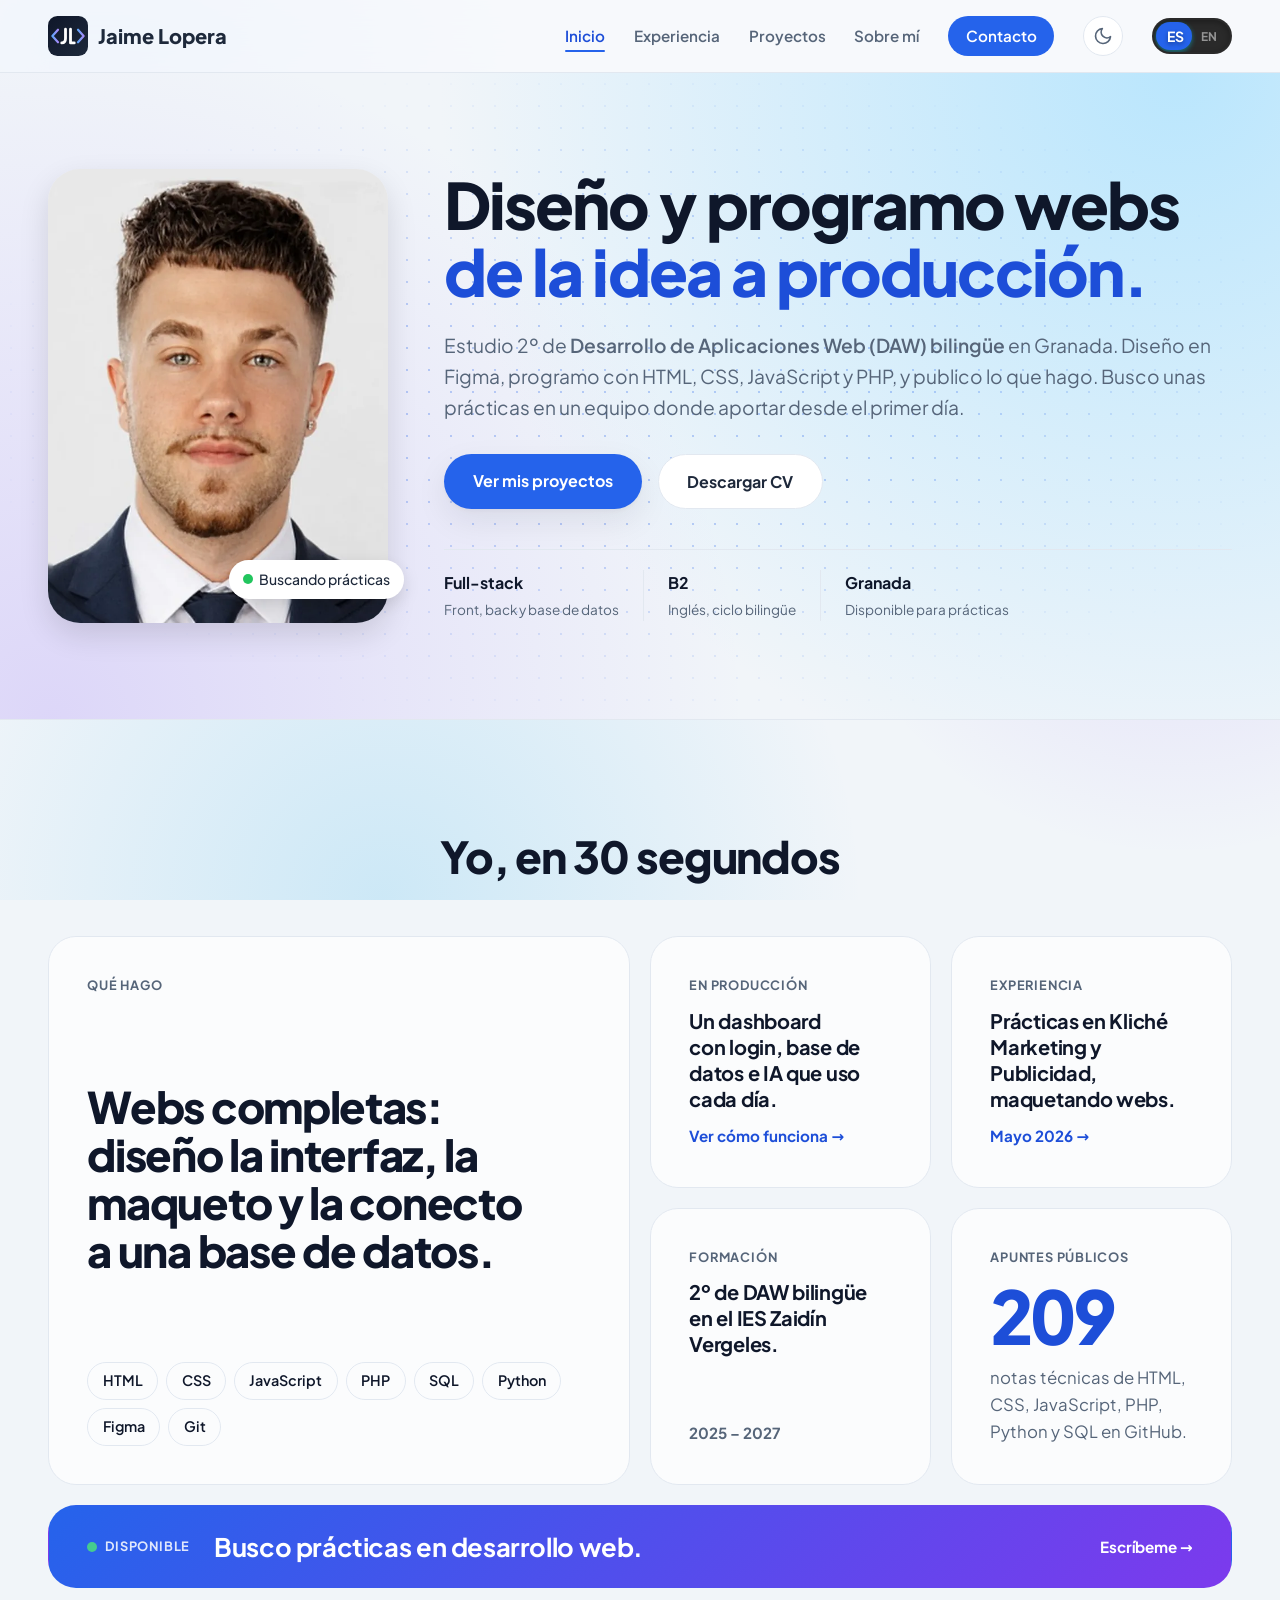
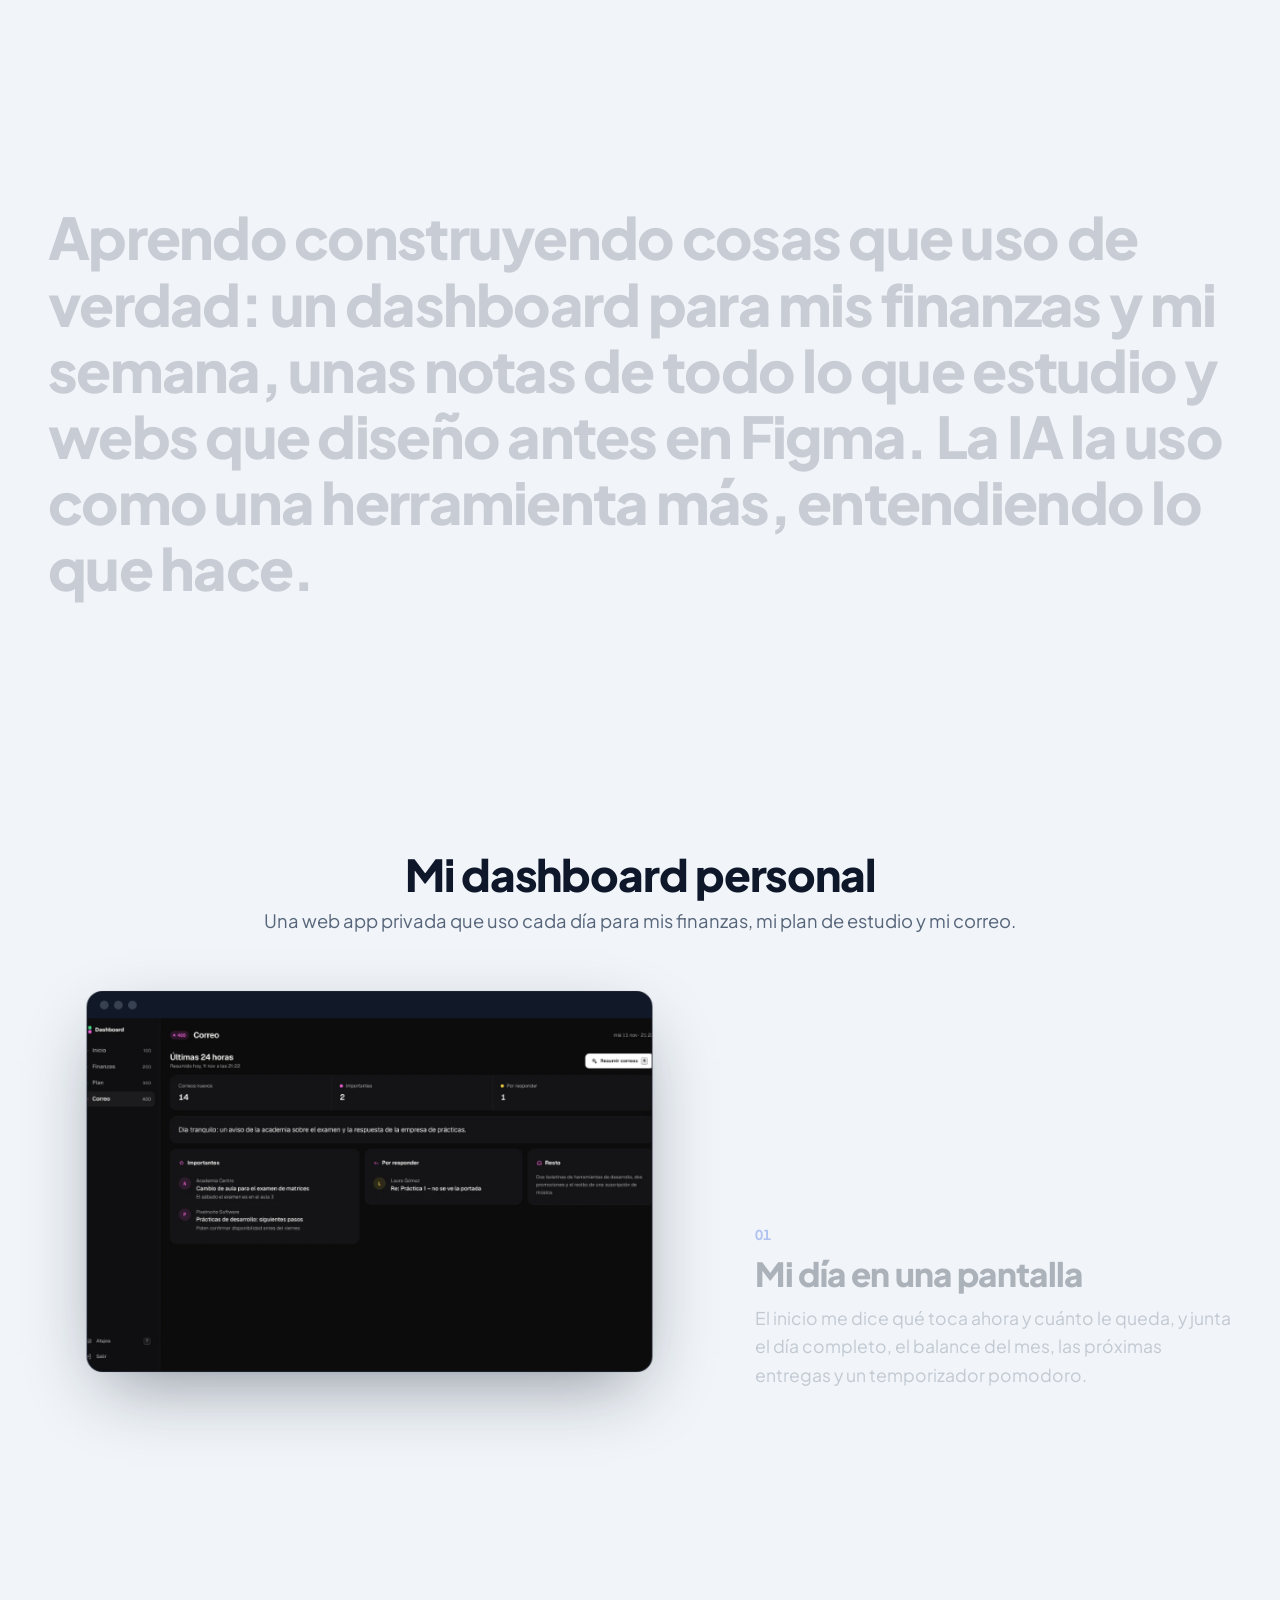
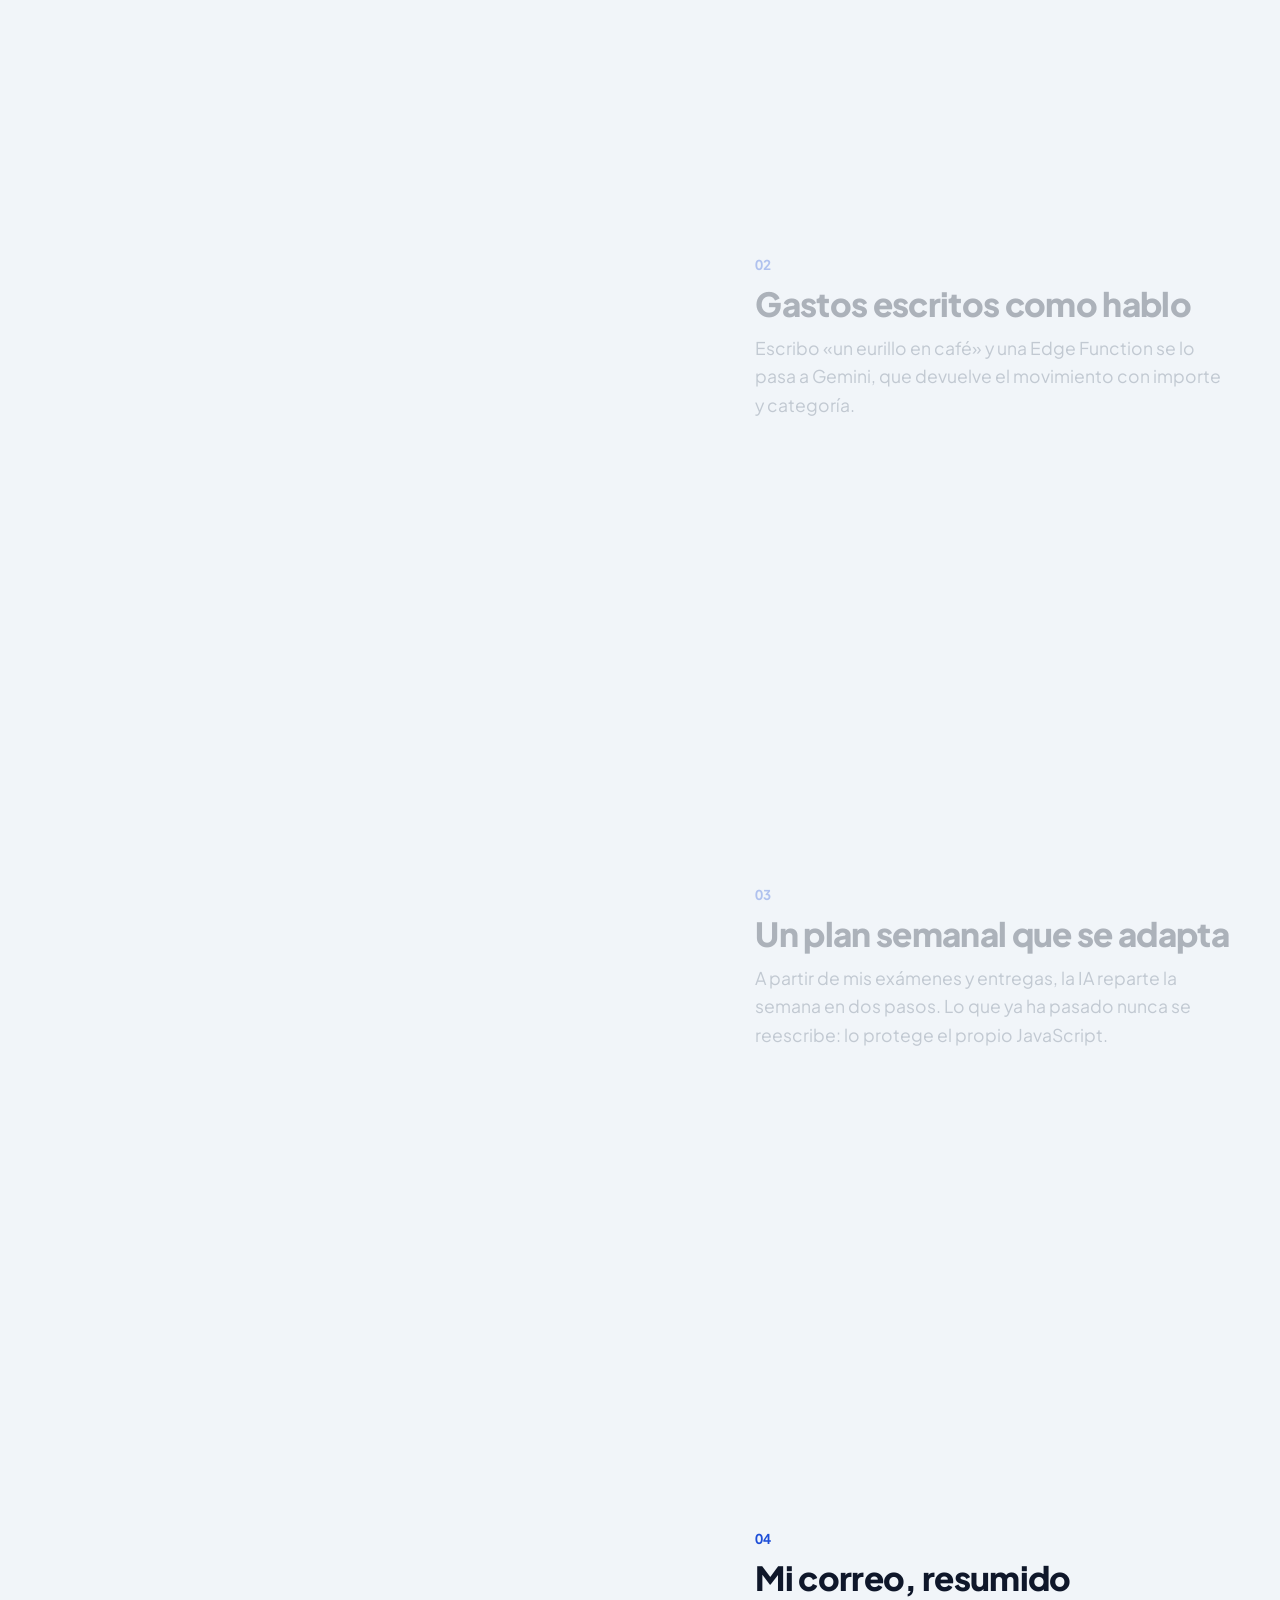
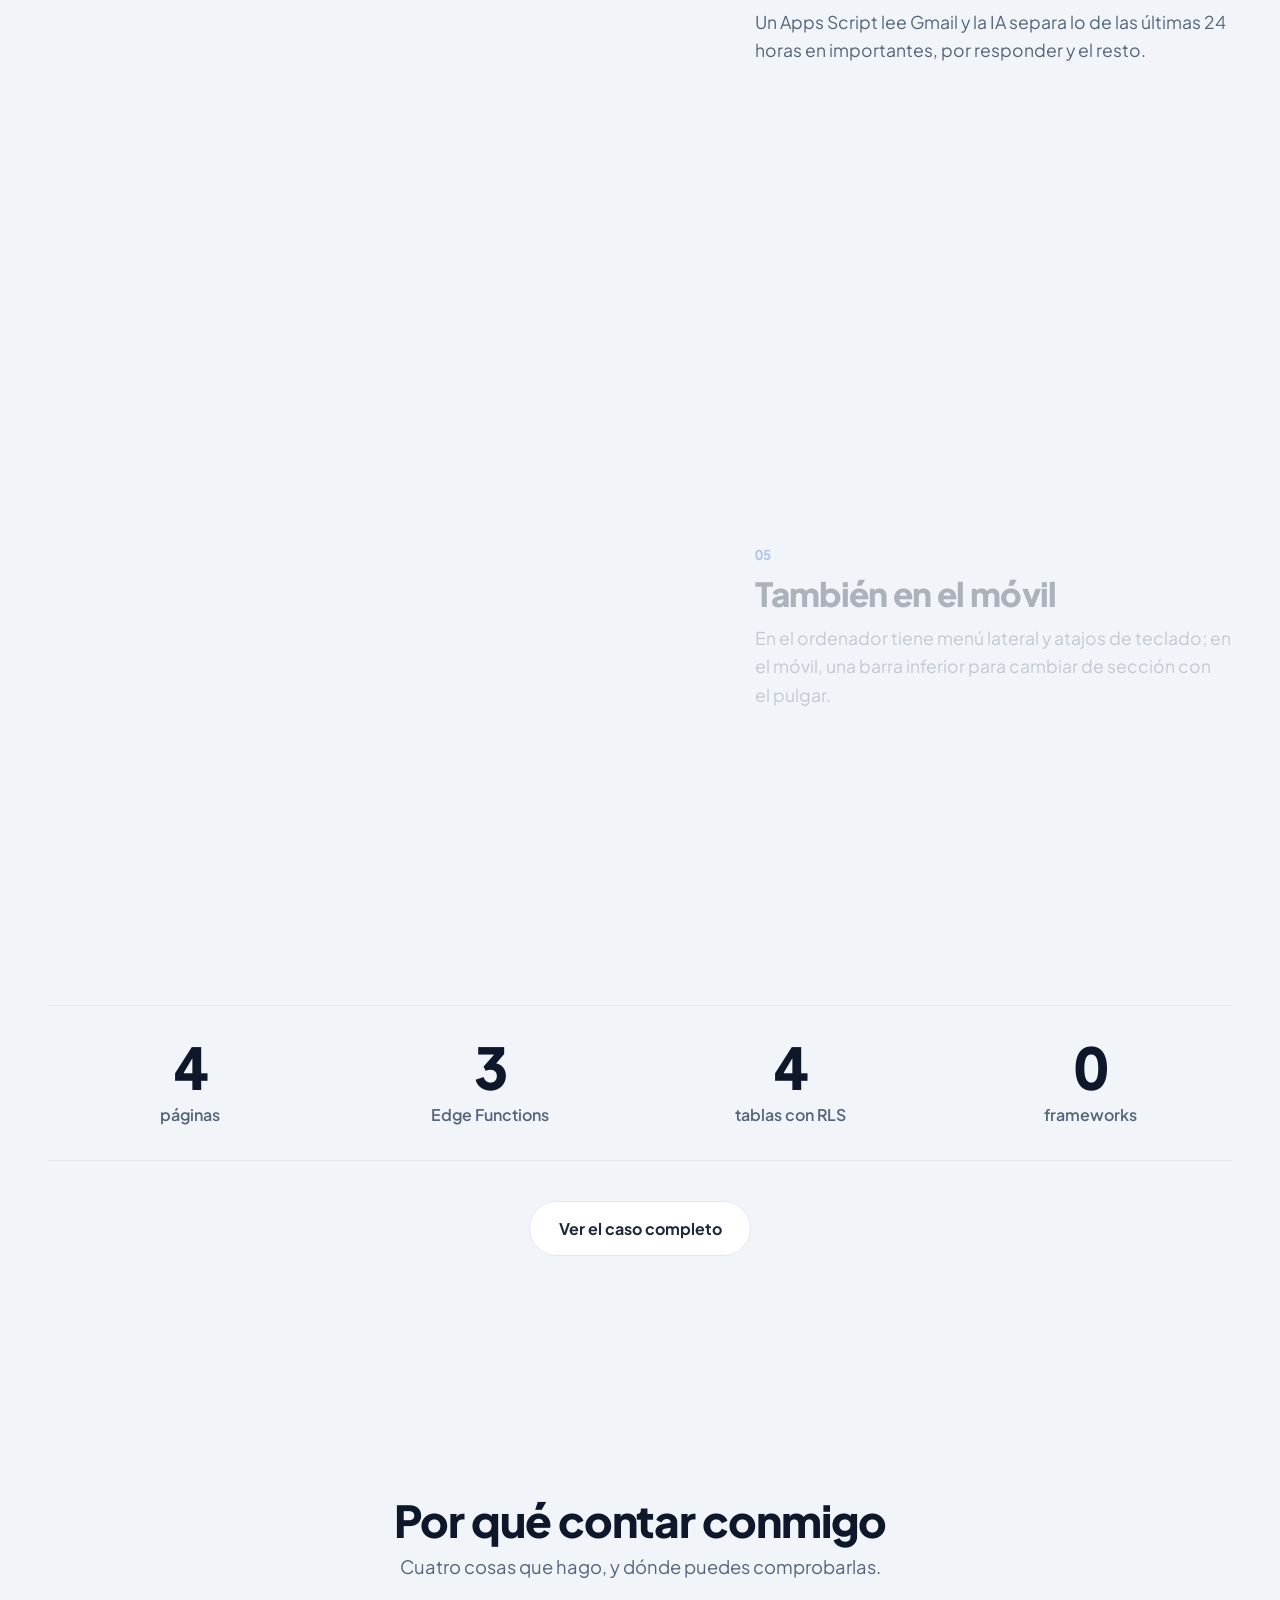
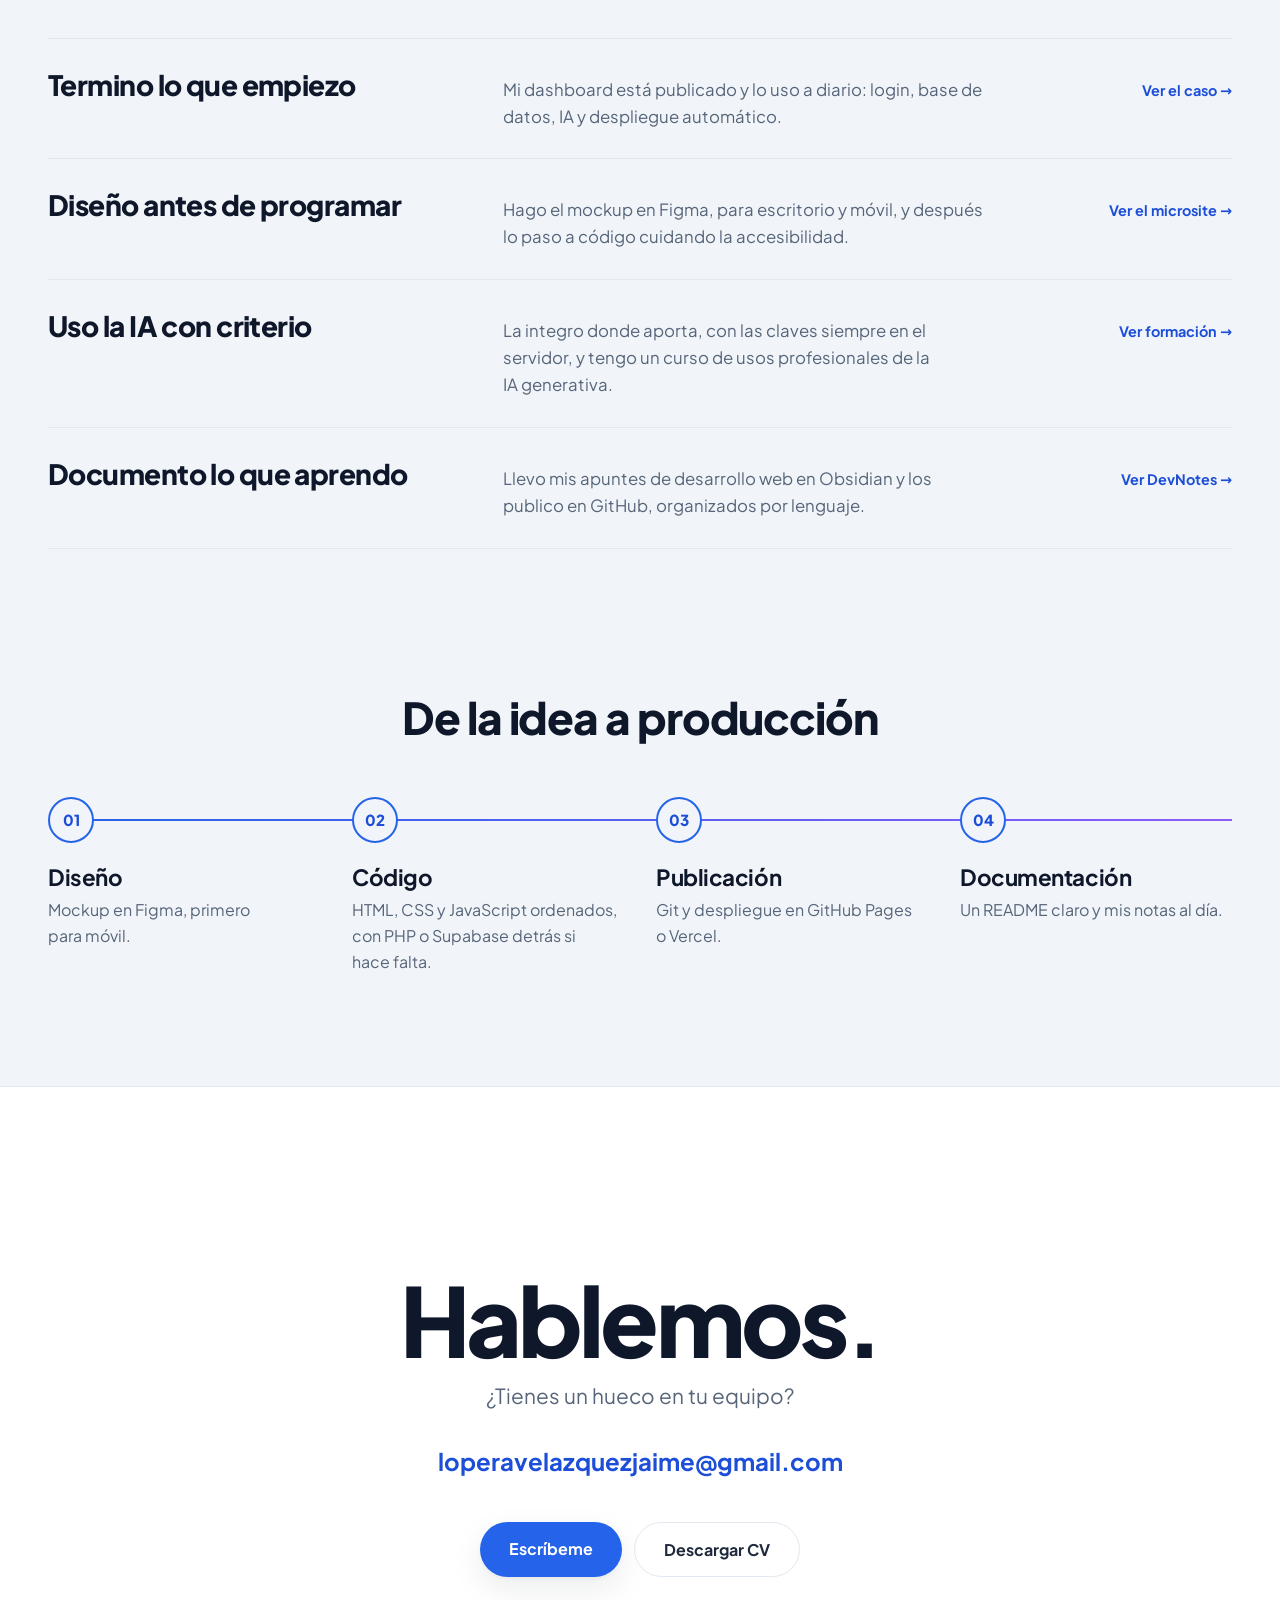
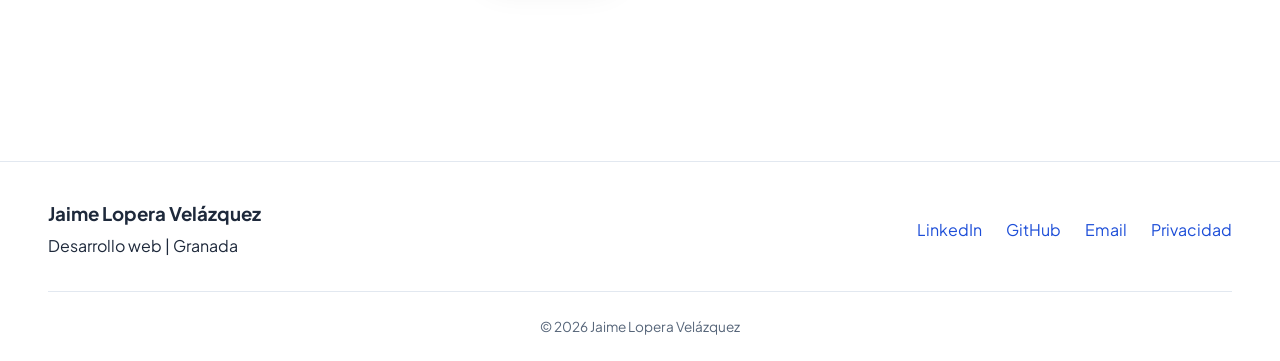
<file: index.html>
<!DOCTYPE html>
<html lang="es">
<head>
    <meta charset="UTF-8">
    <meta name="viewport" content="width=device-width, initial-scale=1.0">
    <meta name="theme-color" content="#f1f5f9" media="(prefers-color-scheme: light)">
    <meta name="theme-color" content="#0f0f13" media="(prefers-color-scheme: dark)">
    <meta name="description" content="Jaime Lopera, estudiante de 2º de DAW en Granada. Diseño y programo webs de la idea a producción. Buscando prácticas en desarrollo web.">
    <link rel="canonical" href="https://jaimelopera.github.io/">
    <meta property="og:type" content="website">
    <meta property="og:locale" content="es_ES">
    <meta property="og:site_name" content="Jaime Lopera">
    <meta property="og:title" content="Jaime Lopera | Desarrollo web">
    <meta property="og:description" content="Jaime Lopera, estudiante de 2º de DAW en Granada. Diseño y programo webs de la idea a producción. Buscando prácticas en desarrollo web.">
    <meta property="og:image" content="https://jaimelopera.github.io/resources/og-image.jpg">
    <meta property="og:image:width" content="1200">
    <meta property="og:image:height" content="630">
    <meta property="og:url" content="https://jaimelopera.github.io/">
    <meta name="twitter:card" content="summary_large_image">
    <title>Jaime Lopera | Desarrollo web</title>
    <link rel="icon" href="data:image/svg+xml,%3Csvg xmlns='http://www.w3.org/2000/svg' viewBox='0 0 128 128'%3E%3Crect width='128' height='128' rx='30' fill='%230f172a'/%3E%3Cg fill='none' stroke='%2360a5fa' stroke-width='7' stroke-linecap='round' stroke-linejoin='round'%3E%3Cpath d='M32 44 14 64 32 84M96 44 114 64 96 84'/%3E%3C/g%3E%3Cg fill='none' stroke='%23fff' stroke-width='9' stroke-linecap='round' stroke-linejoin='round'%3E%3Cpath d='M56 42V72Q56 86 44 86M72 42V86H84'/%3E%3C/g%3E%3C/svg%3E">
    <link rel="preload" href="resources/fonts/plus-jakarta-sans-latin-wght-normal.woff2" as="font" type="font/woff2" crossorigin>
    <link rel="stylesheet" href="css/style.css?v=20261111j">
    <script src="js/theme.js?v=20261111j"></script>
</head>
<body>

    <header class="navbar">
            <div class="nav-container">
                <a href="index.html" class="logo">
                    <svg class="logo-icon" xmlns="http://www.w3.org/2000/svg" viewBox="0 0 128 128" role="img" aria-label="Logo Jaime Lopera">
                        <defs>
                            <linearGradient id="logo-fondo" x1="0" y1="0" x2="1" y2="1">
                                <stop offset="0" stop-color="#0f172a"/>
                                <stop offset="1" stop-color="#1e293b"/>
                            </linearGradient>
                            <linearGradient id="logo-corchetes" x1="0" y1="0" x2="1" y2="0">
                                <stop offset="0" stop-color="#60a5fa"/>
                                <stop offset="1" stop-color="#a78bfa"/>
                            </linearGradient>
                        </defs>
                        <rect width="128" height="128" rx="30" fill="url(#logo-fondo)"/>
                        <g fill="none" stroke="url(#logo-corchetes)" stroke-width="7" stroke-linecap="round" stroke-linejoin="round">
                            <path d="M32 44 L14 64 L32 84"/>
                            <path d="M96 44 L114 64 L96 84"/>
                        </g>
                        <g fill="none" stroke="#fff" stroke-width="9" stroke-linecap="round" stroke-linejoin="round">
                            <path d="M56 42 V72 Q56 86 44 86"/>
                            <path d="M72 42 V86 H84"/>
                        </g>
                    </svg>
                    <span class="logo-text">Jaime Lopera</span>
                </a>

                <button class="menu-toggle" id="menuToggle" aria-label="Abrir menú" aria-expanded="false">
                    <span></span>
                    <span></span>
                    <span></span>
                </button>
                <nav class="nav-links" id="navLinks">
                    <a href="index.html" class="active">Inicio</a>
                    <a href="experiencia.html">Experiencia</a>
                    <a href="proyectos.html">Proyectos</a>
                    <a href="sobre-mi.html">Sobre mí</a>
                    <a href="contacto.html" class="btn-primary-sm">Contacto</a>
                    <button class="theme-toggle" id="themeToggle" type="button" aria-label="Cambiar a modo oscuro">
                        <svg class="icon-moon" xmlns="http://www.w3.org/2000/svg" viewBox="0 0 24 24" width="20" height="20" fill="none" stroke="currentColor" stroke-width="2" stroke-linecap="round" stroke-linejoin="round" aria-hidden="true">
                            <path d="M21 12.8A9 9 0 1 1 11.2 3a7 7 0 0 0 9.8 9.8z" />
                        </svg>
                        <svg class="icon-sun" xmlns="http://www.w3.org/2000/svg" viewBox="0 0 24 24" width="20" height="20" fill="none" stroke="currentColor" stroke-width="2" stroke-linecap="round" stroke-linejoin="round" aria-hidden="true">
                            <circle cx="12" cy="12" r="4" />
                            <path d="M12 2v2M12 20v2M4.9 4.9l1.4 1.4M17.7 17.7l1.4 1.4M2 12h2M20 12h2M4.9 19.1l1.4-1.4M17.7 6.3l1.4-1.4" />
                        </svg>
                    </button>
                    <button id="lang-toggle" class="lang-toggle" aria-label="Cambiar idioma">
                        <div class="lang-slider"></div>
                        <span class="lang-label es active">ES</span>
                        <span class="lang-label en">EN</span>
                    </button>
                </nav>
            </div>
        </header>

        <main class="page-content">
            <section class="hero">
                <div class="hero-container">
                    <div class="hero-avatar-wrapper">
                        <img src="resources/mi_foto.webp" alt="Jaime Lopera Velázquez" class="hero-avatar" width="600" height="800" fetchpriority="high">
                        <span class="status-badge"><span class="status-dot"></span>Buscando prácticas</span>
                    </div>
                    <div class="hero-content">
                        <h1><span class="h1-linea">Diseño y programo webs</span> <span class="h1-linea h1-degradado">de la idea a producción.</span></h1>
                        <p>Estudio 2º de <strong>Desarrollo de Aplicaciones Web (DAW) bilingüe</strong> en Granada. Diseño en Figma, programo con HTML, CSS, JavaScript y PHP, y publico lo que hago. Busco unas prácticas en un equipo donde aportar desde el primer día.</p>

                        <div class="hero-buttons">
                            <a href="proyectos.html" class="btn-primary magnetico">Ver mis proyectos</a>
                            <a href="resources/CV_Jaime_Lopera_Velazquez.pdf" class="btn-secondary" download>Descargar CV</a>
                        </div>

                        <div class="hero-stats">
                            <div class="stat-card">
                                <span class="stat-number">Full-stack</span>
                                <span class="stat-label">Front, back y base de datos</span>
                            </div>
                            <div class="stat-card">
                                <span class="stat-number">B2</span>
                                <span class="stat-label">Inglés, ciclo bilingüe</span>
                            </div>
                            <div class="stat-card">
                                <span class="stat-number">Granada</span>
                                <span class="stat-label">Disponible para prácticas</span>
                            </div>
                        </div>
                    </div>
                </div>
            </section>

            <section class="section-container vistazo" aria-labelledby="vistazo-titulo">
                <div class="section-title text-center">
                    <h2 id="vistazo-titulo">Yo, en 30 segundos</h2>
                </div>

                <div class="vistazo-rejilla">
                    <div class="tesela vistazo-tesela vistazo-ancha">
                        <span class="vistazo-etiqueta">Qué hago</span>
                        <p class="vistazo-grande">Webs completas: diseño la interfaz, la maqueto y la conecto a una base de datos.</p>
                        <div class="vistazo-pila">
                            <span>HTML</span><span>CSS</span><span>JavaScript</span><span>PHP</span><span>SQL</span><span>Python</span><span>Figma</span><span>Git</span>
                        </div>
                    </div>

                    <a class="tesela vistazo-tesela vistazo-enlace" href="#dashboard">
                        <span class="vistazo-etiqueta">En producción</span>
                        <p class="vistazo-medio">Un dashboard con login, base de datos e IA que uso cada día.</p>
                        <span class="vistazo-mas">Ver cómo funciona &rarr;</span>
                    </a>

                    <a class="tesela vistazo-tesela vistazo-enlace" href="experiencia.html">
                        <span class="vistazo-etiqueta">Experiencia</span>
                        <p class="vistazo-medio">Prácticas en Kliché Marketing y Publicidad, maquetando webs.</p>
                        <span class="vistazo-mas">Mayo 2026 &rarr;</span>
                    </a>

                    <div class="tesela vistazo-tesela">
                        <span class="vistazo-etiqueta">Formación</span>
                        <p class="vistazo-medio">2º de DAW bilingüe en el IES Zaidín Vergeles.</p>
                        <span class="vistazo-dato">2025 – 2027</span>
                    </div>

                    <a class="tesela vistazo-tesela vistazo-enlace" href="https://github.com/JaimeLopera/DevNotes" target="_blank" rel="noopener noreferrer">
                        <span class="vistazo-etiqueta">Apuntes públicos</span>
                        <span class="vistazo-numero" data-contar="209">209</span>
                        <p class="vistazo-pequeno">notas técnicas de HTML, CSS, JavaScript, PHP, Python y SQL en GitHub.</p>
                    </a>

                    <a class="tesela vistazo-tesela vistazo-disponible" href="contacto.html">
                        <span class="vistazo-etiqueta"><span class="status-dot"></span>Disponible</span>
                        <p class="vistazo-medio">Busco prácticas en desarrollo web.</p>
                        <span class="vistazo-mas">Escríbeme &rarr;</span>
                    </a>
                </div>
            </section>

            <section class="section-container manifiesto">
                <p class="texto-luz"><span class="texto-luz-relleno">Aprendo construyendo cosas que uso de verdad: un dashboard para mis finanzas y mi semana, unas notas de todo lo que estudio y webs que diseño antes en Figma. La IA la uso como una herramienta más, entendiendo lo que hace.</span></p>
            </section>

            <section class="historia" id="dashboard" aria-labelledby="historia-titulo">
                <div class="section-container">
                    <div class="section-title text-center">
                        <h2 id="historia-titulo">Mi dashboard personal</h2>
                        <p>Una web app privada que uso cada día para mis finanzas, mi plan de estudio y mi correo.</p>
                    </div>

                    <div class="historia-contenedor">
                        <div class="historia-visual" aria-hidden="true">
                            <div class="dispositivo">
                                <div class="dispositivo-barra"><span></span><span></span><span></span></div>
                                <div class="dispositivo-pantalla">
                                    <img src="resources/dashboard-inicio.webp?v=3" alt="" class="captura activa" data-paso="0" loading="lazy" width="1600" height="960">
                                    <img src="resources/dashboard-finanzas.webp?v=3" alt="" class="captura" data-paso="1" loading="lazy" width="1600" height="960">
                                    <img src="resources/dashboard-plan.webp?v=3" alt="" class="captura" data-paso="2" loading="lazy" width="1600" height="960">
                                    <img src="resources/dashboard-correo.webp?v=3" alt="" class="captura" data-paso="3" loading="lazy" width="1600" height="960">
                                    <img src="resources/dashboard-inicio-movil.webp?v=3" alt="" class="captura captura-movil" data-paso="4" loading="lazy" width="600" height="1298">
                                </div>
                            </div>
                        </div>

                        <div class="historia-pasos">
                            <article class="paso activo" data-paso="0">
                                <img src="resources/dashboard-inicio.webp?v=3" alt="Pantalla de inicio del dashboard" class="paso-captura" loading="lazy" width="1600" height="960">
                                <span class="paso-num">01</span>
                                <h3>Mi día en una pantalla</h3>
                                <p>El inicio me dice qué toca ahora y cuánto le queda, y junta el día completo, el balance del mes, las próximas entregas y un temporizador pomodoro.</p>
                            </article>
                            <article class="paso" data-paso="1">
                                <img src="resources/dashboard-finanzas.webp?v=3" alt="Página de finanzas con gráficos" class="paso-captura" loading="lazy" width="1600" height="960">
                                <span class="paso-num">02</span>
                                <h3>Gastos escritos como hablo</h3>
                                <p>Escribo «un eurillo en café» y una Edge Function se lo pasa a Gemini, que devuelve el movimiento con importe y categoría.</p>
                            </article>
                            <article class="paso" data-paso="2">
                                <img src="resources/dashboard-plan.webp?v=3" alt="Plan semanal generado" class="paso-captura" loading="lazy" width="1600" height="960">
                                <span class="paso-num">03</span>
                                <h3>Un plan semanal que se adapta</h3>
                                <p>A partir de mis exámenes y entregas, la IA reparte la semana en dos pasos. Lo que ya ha pasado nunca se reescribe: lo protege el propio JavaScript.</p>
                            </article>
                            <article class="paso" data-paso="3">
                                <img src="resources/dashboard-correo.webp?v=3" alt="Resumen del correo" class="paso-captura" loading="lazy" width="1600" height="960">
                                <span class="paso-num">04</span>
                                <h3>Mi correo, resumido</h3>
                                <p>Un Apps Script lee Gmail y la IA separa lo de las últimas 24 horas en importantes, por responder y el resto.</p>
                            </article>
                            <article class="paso" data-paso="4">
                                <img src="resources/dashboard-inicio-movil.webp?v=3" alt="Dashboard en el móvil" class="paso-captura paso-captura-movil" loading="lazy" width="600" height="1298">
                                <span class="paso-num">05</span>
                                <h3>También en el móvil</h3>
                                <p>En el ordenador tiene menú lateral y atajos de teclado; en el móvil, una barra inferior para cambiar de sección con el pulgar.</p>
                            </article>
                        </div>
                    </div>

                    <div class="cifras">
                        <div class="cifra"><span class="cifra-numero" data-contar="4">4</span><span class="cifra-texto">páginas</span></div>
                        <div class="cifra"><span class="cifra-numero" data-contar="3">3</span><span class="cifra-texto">Edge Functions</span></div>
                        <div class="cifra"><span class="cifra-numero" data-contar="4">4</span><span class="cifra-texto">tablas con RLS</span></div>
                        <div class="cifra"><span class="cifra-numero">0</span><span class="cifra-texto">frameworks</span></div>
                    </div>

                    <div class="text-center">
                        <a href="proyectos.html#caso-dashboard" class="btn-secondary">Ver el caso completo</a>
                    </div>
                </div>
            </section>

            <section class="section-container" aria-labelledby="porque-titulo">
                <div class="section-title text-center">
                    <h2 id="porque-titulo">Por qué contar conmigo</h2>
                    <p>Cuatro cosas que hago, y dónde puedes comprobarlas.</p>
                </div>

                <div class="aporto-rejilla">
                    <div class="tesela aporto">
                        <div class="aporto-icono"><svg xmlns="http://www.w3.org/2000/svg" viewBox="0 0 24 24" width="26" height="26" fill="none" stroke="currentColor" stroke-width="1.75" stroke-linecap="round" stroke-linejoin="round" aria-hidden="true"><path d="M22 11.08V12a10 10 0 1 1-5.93-9.14"/><polyline points="22 4 12 14.01 9 11.01"/></svg></div>
                        <h3>Termino lo que empiezo</h3>
                        <p>Mi dashboard está publicado y lo uso a diario: login, base de datos, IA y despliegue automático.</p>
                        <a href="proyectos.html#caso-dashboard" class="link-arrow">Ver el caso &rarr;</a>
                    </div>
                    <div class="tesela aporto">
                        <div class="aporto-icono"><svg xmlns="http://www.w3.org/2000/svg" viewBox="0 0 24 24" width="26" height="26" fill="none" stroke="currentColor" stroke-width="1.75" stroke-linecap="round" stroke-linejoin="round" aria-hidden="true"><rect x="3" y="3" width="18" height="18" rx="2"/><line x1="3" y1="9" x2="21" y2="9"/><line x1="9" y1="21" x2="9" y2="9"/></svg></div>
                        <h3>Diseño antes de programar</h3>
                        <p>Hago el mockup en Figma, para escritorio y móvil, y después lo paso a código cuidando la accesibilidad.</p>
                        <a href="proyectos.html#caso-microsite" class="link-arrow">Ver el microsite &rarr;</a>
                    </div>
                    <div class="tesela aporto">
                        <div class="aporto-icono"><svg xmlns="http://www.w3.org/2000/svg" viewBox="0 0 24 24" width="26" height="26" fill="none" stroke="currentColor" stroke-width="1.75" stroke-linecap="round" stroke-linejoin="round" aria-hidden="true"><path d="M12 2 2 7l10 5 10-5-10-5z"/><path d="m2 17 10 5 10-5"/><path d="m2 12 10 5 10-5"/></svg></div>
                        <h3>Uso la IA con criterio</h3>
                        <p>La integro donde aporta, con las claves siempre en el servidor, y tengo un curso de usos profesionales de la IA generativa.</p>
                        <a href="experiencia.html" class="link-arrow">Ver formación &rarr;</a>
                    </div>
                    <div class="tesela aporto">
                        <div class="aporto-icono"><svg xmlns="http://www.w3.org/2000/svg" viewBox="0 0 24 24" width="26" height="26" fill="none" stroke="currentColor" stroke-width="1.75" stroke-linecap="round" stroke-linejoin="round" aria-hidden="true"><path d="M14 2H6a2 2 0 0 0-2 2v16a2 2 0 0 0 2 2h12a2 2 0 0 0 2-2V8z"/><polyline points="14 2 14 8 20 8"/><line x1="8" y1="13" x2="16" y2="13"/><line x1="8" y1="17" x2="16" y2="17"/></svg></div>
                        <h3>Documento lo que aprendo</h3>
                        <p>Llevo mis apuntes de desarrollo web en Obsidian y los publico en GitHub, organizados por lenguaje.</p>
                        <a href="https://github.com/JaimeLopera/DevNotes" target="_blank" rel="noopener noreferrer" class="link-arrow">Ver DevNotes &rarr;</a>
                    </div>
                </div>
            </section>

            <section class="section-container proceso" aria-labelledby="proceso-titulo">
                <div class="section-title text-center">
                    <h2 id="proceso-titulo">De la idea a producción</h2>
                </div>

                <ol class="proceso-lista">
                    <li class="proceso-paso">
                        <span class="proceso-num">01</span>
                        <h3>Diseño</h3>
                        <p>Mockup en Figma, primero para móvil.</p>
                    </li>
                    <li class="proceso-paso">
                        <span class="proceso-num">02</span>
                        <h3>Código</h3>
                        <p>HTML, CSS y JavaScript ordenados, con PHP o Supabase detrás si hace falta.</p>
                    </li>
                    <li class="proceso-paso">
                        <span class="proceso-num">03</span>
                        <h3>Publicación</h3>
                        <p>Git y despliegue en GitHub Pages o Vercel.</p>
                    </li>
                    <li class="proceso-paso">
                        <span class="proceso-num">04</span>
                        <h3>Documentación</h3>
                        <p>Un README claro y mis notas al día.</p>
                    </li>
                </ol>
            </section>

    </main>
    <footer class="footer">
        <div class="footer-cta">
            <div class="section-container footer-cta-contenedor">
                <p class="footer-cta-titulo">Hablemos.</p>
                <p class="footer-cta-pregunta">¿Tienes un hueco en tu equipo?</p>
                <a href="mailto:loperavelazquezjaime@gmail.com" class="footer-cta-correo">loperavelazquezjaime@gmail.com</a>
                <div class="footer-cta-botones">
                    <a href="contacto.html" class="btn-primary magnetico">Escríbeme</a>
                    <a href="resources/CV_Jaime_Lopera_Velazquez.pdf" class="btn-secondary magnetico" download>Descargar CV</a>
                </div>
            </div>
        </div>
        <div class="footer-container">
            <div class="footer-brand">
                <h3>Jaime Lopera Velázquez</h3>
                <p>Desarrollo web | Granada</p>
            </div>
            <div class="footer-socials">
                <a href="https://www.linkedin.com/in/jaime-lopera-vel%C3%A1zquez/" target="_blank" rel="noopener noreferrer" aria-label="LinkedIn">LinkedIn</a>
                <a href="https://github.com/JaimeLopera" target="_blank" rel="noopener noreferrer" aria-label="GitHub">GitHub</a>
                <a href="contacto.html">Email</a>
                <a href="privacidad.html">Privacidad</a>
            </div>
        </div>
        <div class="footer-bottom">
            <p>&copy; 2026 Jaime Lopera Velázquez</p>
        </div>
    </footer>

    <script src="js/main.js?v=20261111j"></script>
    <script src="js/idiomas.js?v=20261111j"></script>
</body>
</html>
</file>
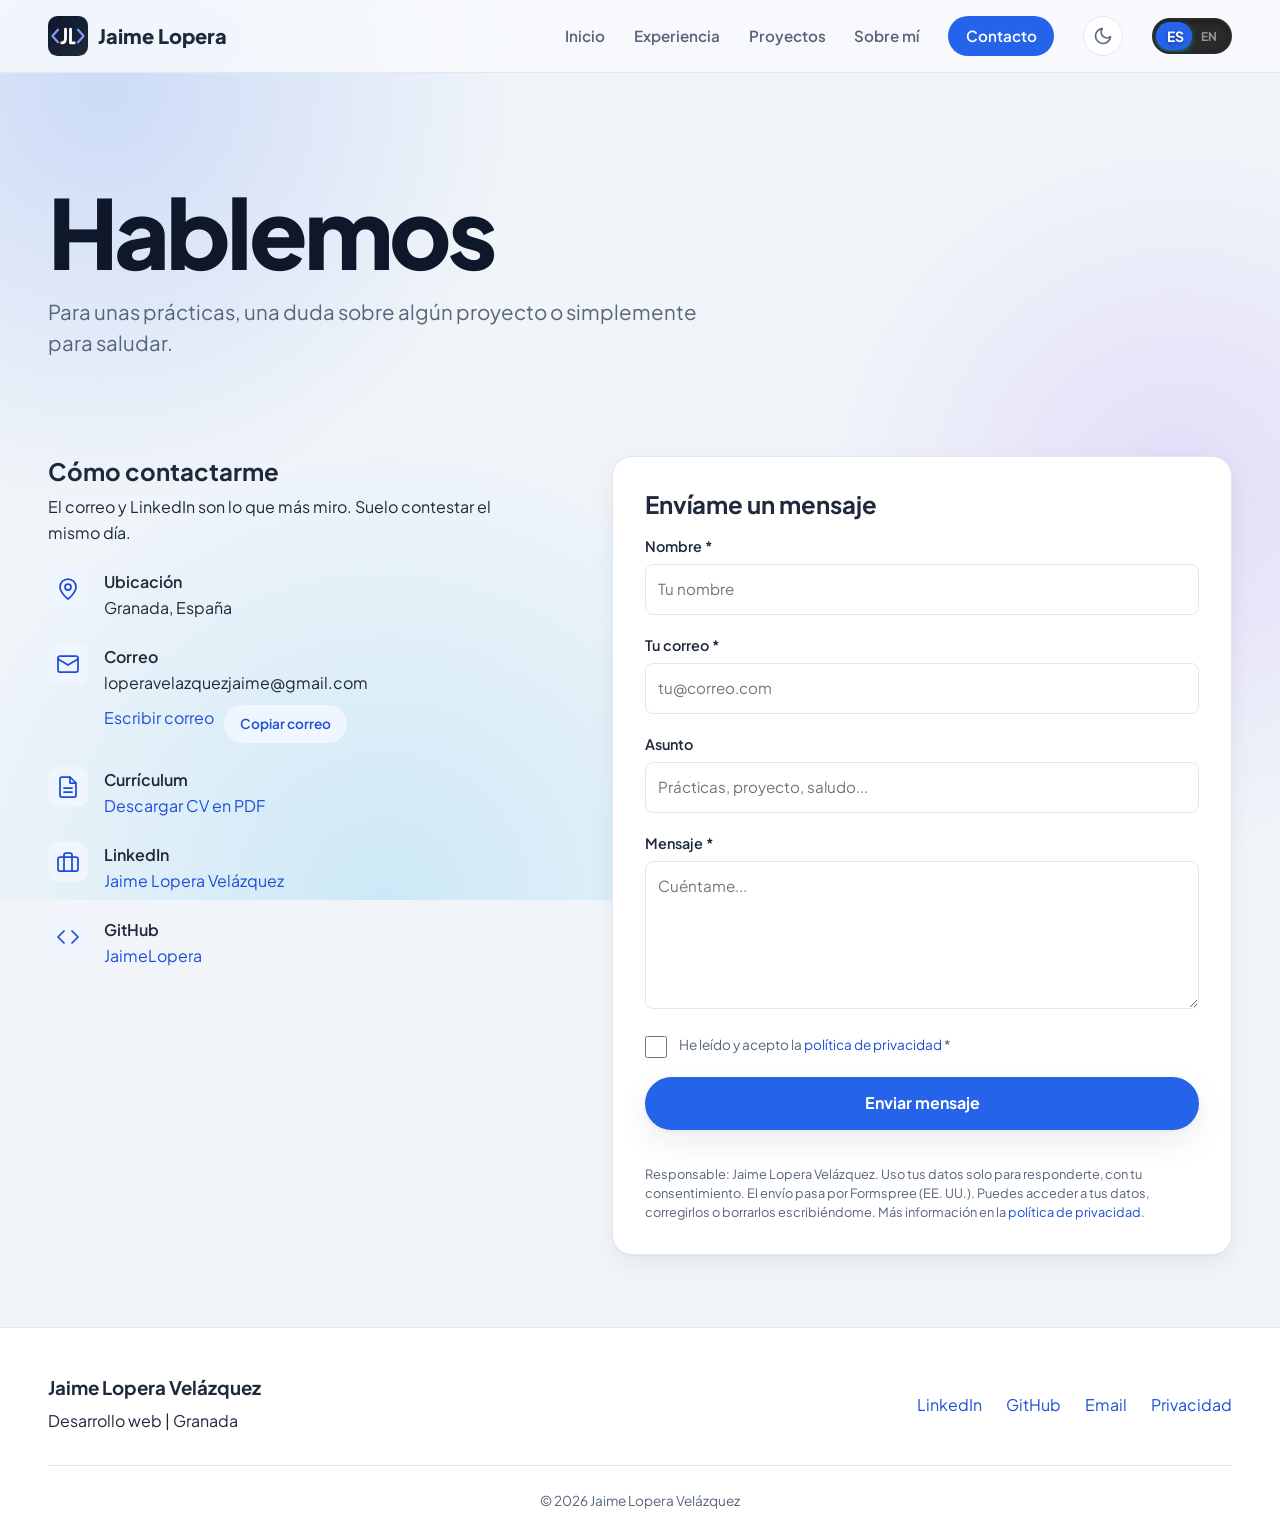
<file: contacto.html>
<!DOCTYPE html>
<html lang="es">
<head>
    <meta charset="UTF-8">
    <meta name="viewport" content="width=device-width, initial-scale=1.0">
    <meta name="theme-color" content="#f1f5f9" media="(prefers-color-scheme: light)">
    <meta name="theme-color" content="#0f0f13" media="(prefers-color-scheme: dark)">
    <meta name="description" content="Contacta con Jaime Lopera para unas prácticas en desarrollo web, una duda sobre un proyecto o simplemente para saludar.">
    <link rel="canonical" href="https://jaimelopera.github.io/contacto.html">
    <meta property="og:type" content="website">
    <meta property="og:locale" content="es_ES">
    <meta property="og:site_name" content="Jaime Lopera">
    <meta property="og:title" content="Contacto — Jaime Lopera">
    <meta property="og:description" content="Contacta con Jaime Lopera para unas prácticas en desarrollo web, una duda sobre un proyecto o simplemente para saludar.">
    <meta property="og:image" content="https://jaimelopera.github.io/resources/og-image.jpg">
    <meta property="og:image:width" content="1200">
    <meta property="og:image:height" content="630">
    <meta property="og:url" content="https://jaimelopera.github.io/contacto.html">
    <meta name="twitter:card" content="summary_large_image">
    <title>Contacto — Jaime Lopera</title>
    <link rel="preload" href="resources/fonts/plus-jakarta-sans-latin-wght-normal.woff2" as="font" type="font/woff2" crossorigin>
    <link rel="stylesheet" href="css/style.css?v=20261111j">
    <script src="js/theme.js?v=20261111j"></script>
    <link rel="icon" href="data:image/svg+xml,%3Csvg xmlns='http://www.w3.org/2000/svg' viewBox='0 0 128 128'%3E%3Crect width='128' height='128' rx='30' fill='%230f172a'/%3E%3Cg fill='none' stroke='%2360a5fa' stroke-width='7' stroke-linecap='round' stroke-linejoin='round'%3E%3Cpath d='M32 44 14 64 32 84M96 44 114 64 96 84'/%3E%3C/g%3E%3Cg fill='none' stroke='%23fff' stroke-width='9' stroke-linecap='round' stroke-linejoin='round'%3E%3Cpath d='M56 42V72Q56 86 44 86M72 42V86H84'/%3E%3C/g%3E%3C/svg%3E">
</head>
<body>

    <header class="navbar">
        <div class="nav-container">
            <a href="index.html" class="logo">
                <svg class="logo-icon" xmlns="http://www.w3.org/2000/svg" viewBox="0 0 128 128" role="img" aria-label="Logo Jaime Lopera">
                    <defs>
                        <linearGradient id="logo-fondo" x1="0" y1="0" x2="1" y2="1">
                            <stop offset="0" stop-color="#0f172a"/>
                            <stop offset="1" stop-color="#1e293b"/>
                        </linearGradient>
                        <linearGradient id="logo-corchetes" x1="0" y1="0" x2="1" y2="0">
                            <stop offset="0" stop-color="#60a5fa"/>
                            <stop offset="1" stop-color="#a78bfa"/>
                        </linearGradient>
                    </defs>
                    <rect width="128" height="128" rx="30" fill="url(#logo-fondo)"/>
                    <g fill="none" stroke="url(#logo-corchetes)" stroke-width="7" stroke-linecap="round" stroke-linejoin="round">
                        <path d="M32 44 L14 64 L32 84"/>
                        <path d="M96 44 L114 64 L96 84"/>
                    </g>
                    <g fill="none" stroke="#fff" stroke-width="9" stroke-linecap="round" stroke-linejoin="round">
                        <path d="M56 42 V72 Q56 86 44 86"/>
                        <path d="M72 42 V86 H84"/>
                    </g>
                </svg>
                <span class="logo-text">Jaime Lopera</span>
            </a>
            <button class="menu-toggle" id="menuToggle" aria-label="Abrir menú" aria-expanded="false">
                <span></span>
                <span></span>
                <span></span>
            </button>
            <nav class="nav-links" id="navLinks">
                <a href="index.html">Inicio</a>
                <a href="experiencia.html">Experiencia</a>
                <a href="proyectos.html">Proyectos</a>
                <a href="sobre-mi.html">Sobre mí</a>
                <a href="contacto.html" class="active btn-primary-sm">Contacto</a>
                <button class="theme-toggle" id="themeToggle" type="button" aria-label="Cambiar a modo oscuro">
                    <svg class="icon-moon" xmlns="http://www.w3.org/2000/svg" viewBox="0 0 24 24" width="20" height="20" fill="none" stroke="currentColor" stroke-width="2" stroke-linecap="round" stroke-linejoin="round" aria-hidden="true">
                        <path d="M21 12.8A9 9 0 1 1 11.2 3a7 7 0 0 0 9.8 9.8z" />
                    </svg>
                    <svg class="icon-sun" xmlns="http://www.w3.org/2000/svg" viewBox="0 0 24 24" width="20" height="20" fill="none" stroke="currentColor" stroke-width="2" stroke-linecap="round" stroke-linejoin="round" aria-hidden="true">
                        <circle cx="12" cy="12" r="4" />
                        <path d="M12 2v2M12 20v2M4.9 4.9l1.4 1.4M17.7 17.7l1.4 1.4M2 12h2M20 12h2M4.9 19.1l1.4-1.4M17.7 6.3l1.4-1.4" />
                    </svg>
                </button>
                <button id="lang-toggle" class="lang-toggle" aria-label="Cambiar idioma">
                    <div class="lang-slider"></div>
                    <span class="lang-label es active">ES</span>
                    <span class="lang-label en">EN</span>
                </button>
            </nav>
        </div>
    </header>

    <main class="page-content">
        <section class="page-header">
            <h1>Hablemos</h1>
            <p>Para unas prácticas, una duda sobre algún proyecto o simplemente para saludar.</p>
        </section>

        <section class="section-container">
            <div class="contact-grid">
                <div class="contact-info">
                    <h2>Cómo contactarme</h2>
                    <p>El correo y LinkedIn son lo que más miro. Suelo contestar el mismo día.</p>

                    <div class="contact-card-item">
                        <span class="icon"><svg xmlns="http://www.w3.org/2000/svg" viewBox="0 0 24 24" width="24" height="24" fill="none" stroke="currentColor" stroke-width="1.75" stroke-linecap="round" stroke-linejoin="round" aria-hidden="true"><path d="M20 10c0 6-8 12-8 12S4 16 4 10a8 8 0 0 1 16 0z" /><circle cx="12" cy="10" r="3" /></svg></span>
                        <div>
                            <strong>Ubicación</strong>
                            <p>Granada, España</p>
                        </div>
                    </div>

                    <div class="contact-card-item">
                        <span class="icon"><svg xmlns="http://www.w3.org/2000/svg" viewBox="0 0 24 24" width="24" height="24" fill="none" stroke="currentColor" stroke-width="1.75" stroke-linecap="round" stroke-linejoin="round" aria-hidden="true"><rect x="2" y="4" width="20" height="16" rx="2" /><path d="m22 7-10 6L2 7" /></svg></span>
                        <div>
                            <strong>Correo</strong>
                            <p>loperavelazquezjaime@gmail.com</p>
                            <div class="correo-acciones">
                                   <a href="mailto:loperavelazquezjaime@gmail.com">Escribir correo</a>
                                <button type="button" id="copiarCorreo" class="btn-secondary-sm btn-copiar">Copiar correo</button>
                            </div>
                        </div>
                    </div>

                    <div class="contact-card-item">
                        <span class="icon"><svg xmlns="http://www.w3.org/2000/svg" viewBox="0 0 24 24" width="24" height="24" fill="none" stroke="currentColor" stroke-width="1.75" stroke-linecap="round" stroke-linejoin="round" aria-hidden="true"><path d="M14 2H6a2 2 0 0 0-2 2v16a2 2 0 0 0 2 2h12a2 2 0 0 0 2-2V8z" /><polyline points="14 2 14 8 20 8" /><line x1="8" y1="13" x2="16" y2="13" /><line x1="8" y1="17" x2="16" y2="17" /></svg></span>
                        <div>
                            <strong>Currículum</strong>
                            <p><a href="resources/CV_Jaime_Lopera_Velazquez.pdf" download>Descargar CV en PDF</a></p>
                        </div>
                    </div>

                    <div class="contact-card-item">
                        <span class="icon"><svg xmlns="http://www.w3.org/2000/svg" viewBox="0 0 24 24" width="24" height="24" fill="none" stroke="currentColor" stroke-width="1.75" stroke-linecap="round" stroke-linejoin="round" aria-hidden="true"><rect x="2" y="7" width="20" height="14" rx="2" /><path d="M16 21V5a2 2 0 0 0-2-2h-4a2 2 0 0 0-2 2v16" /></svg></span>
                        <div>
                            <strong>LinkedIn</strong>
                            <p><a href="https://www.linkedin.com/in/jaime-lopera-vel%C3%A1zquez/" target="_blank" rel="noopener noreferrer">Jaime Lopera Velázquez</a></p>
                        </div>
                    </div>

                    <div class="contact-card-item">
                        <span class="icon"><svg xmlns="http://www.w3.org/2000/svg" viewBox="0 0 24 24" width="24" height="24" fill="none" stroke="currentColor" stroke-width="1.75" stroke-linecap="round" stroke-linejoin="round" aria-hidden="true"><polyline points="16 18 22 12 16 6" /><polyline points="8 6 2 12 8 18" /></svg></span>
                        <div>
                            <strong>GitHub</strong>
                            <p><a href="https://github.com/JaimeLopera" target="_blank" rel="noopener noreferrer">JaimeLopera</a></p>
                        </div>
                    </div>
                </div>

                <div class="contact-form-wrapper">
                    <h2>Envíame un mensaje</h2>
                    <form id="contactForm" class="contact-form">
                        <div class="form-group">
                            <label for="nombre">Nombre *</label>
                            <input type="text" id="nombre" name="nombre" required placeholder="Tu nombre">
                        </div>

                        <div class="form-group">
                            <label for="email">Tu correo *</label>
                            <input type="email" id="email" name="email" required placeholder="tu@correo.com">
                        </div>

                        <div class="form-group">
                            <label for="asunto">Asunto</label>
                            <input type="text" id="asunto" name="asunto" placeholder="Prácticas, proyecto, saludo...">
                        </div>

                        <div class="form-group">
                            <label for="mensaje">Mensaje *</label>
                            <textarea id="mensaje" name="mensaje" rows="5" required placeholder="Cuéntame..."></textarea>
                        </div>

                        <div class="form-check">
                            <input type="checkbox" id="privacidad" name="privacidad" required>
                            <label for="privacidad">He leído y acepto la <a href="privacidad.html">política de privacidad</a> *</label>
                        </div>

                        <button type="submit" class="btn-primary btn-full">Enviar mensaje</button>
                        <p class="form-aviso">Responsable: Jaime Lopera Velázquez. Uso tus datos solo para responderte, con tu consentimiento. El envío pasa por Formspree (EE. UU.). Puedes acceder a tus datos, corregirlos o borrarlos escribiéndome. Más información en la <a href="privacidad.html">política de privacidad</a>.</p>
                    </form>

                    <p id="formError" class="form-error-msg" hidden>No se ha podido enviar el mensaje. Inténtalo de nuevo o escríbeme por correo.</p>

                    <div id="formSuccess" class="form-success-msg">
                        ¡Gracias! He recibido tu mensaje y te responderé pronto.
                    </div>
                </div>
            </div>
        </section>
    </main>

    <footer class="footer">
        <div class="footer-container">
            <div class="footer-brand">
                <h3>Jaime Lopera Velázquez</h3>
                <p>Desarrollo web | Granada</p>
            </div>
            <div class="footer-socials">
                <a href="https://www.linkedin.com/in/jaime-lopera-vel%C3%A1zquez/" target="_blank" rel="noopener noreferrer">LinkedIn</a>
                <a href="https://github.com/JaimeLopera" target="_blank" rel="noopener noreferrer">GitHub</a>
                <a href="contacto.html">Email</a>
                <a href="privacidad.html">Privacidad</a>
            </div>
        </div>
        <div class="footer-bottom">
            <p>&copy; 2026 Jaime Lopera Velázquez</p>
        </div>
    </footer>

    <script src="js/main.js?v=20261111j"></script>
    <script src="js/idiomas.js?v=20261111j"></script>
</body>
</html>
</file>
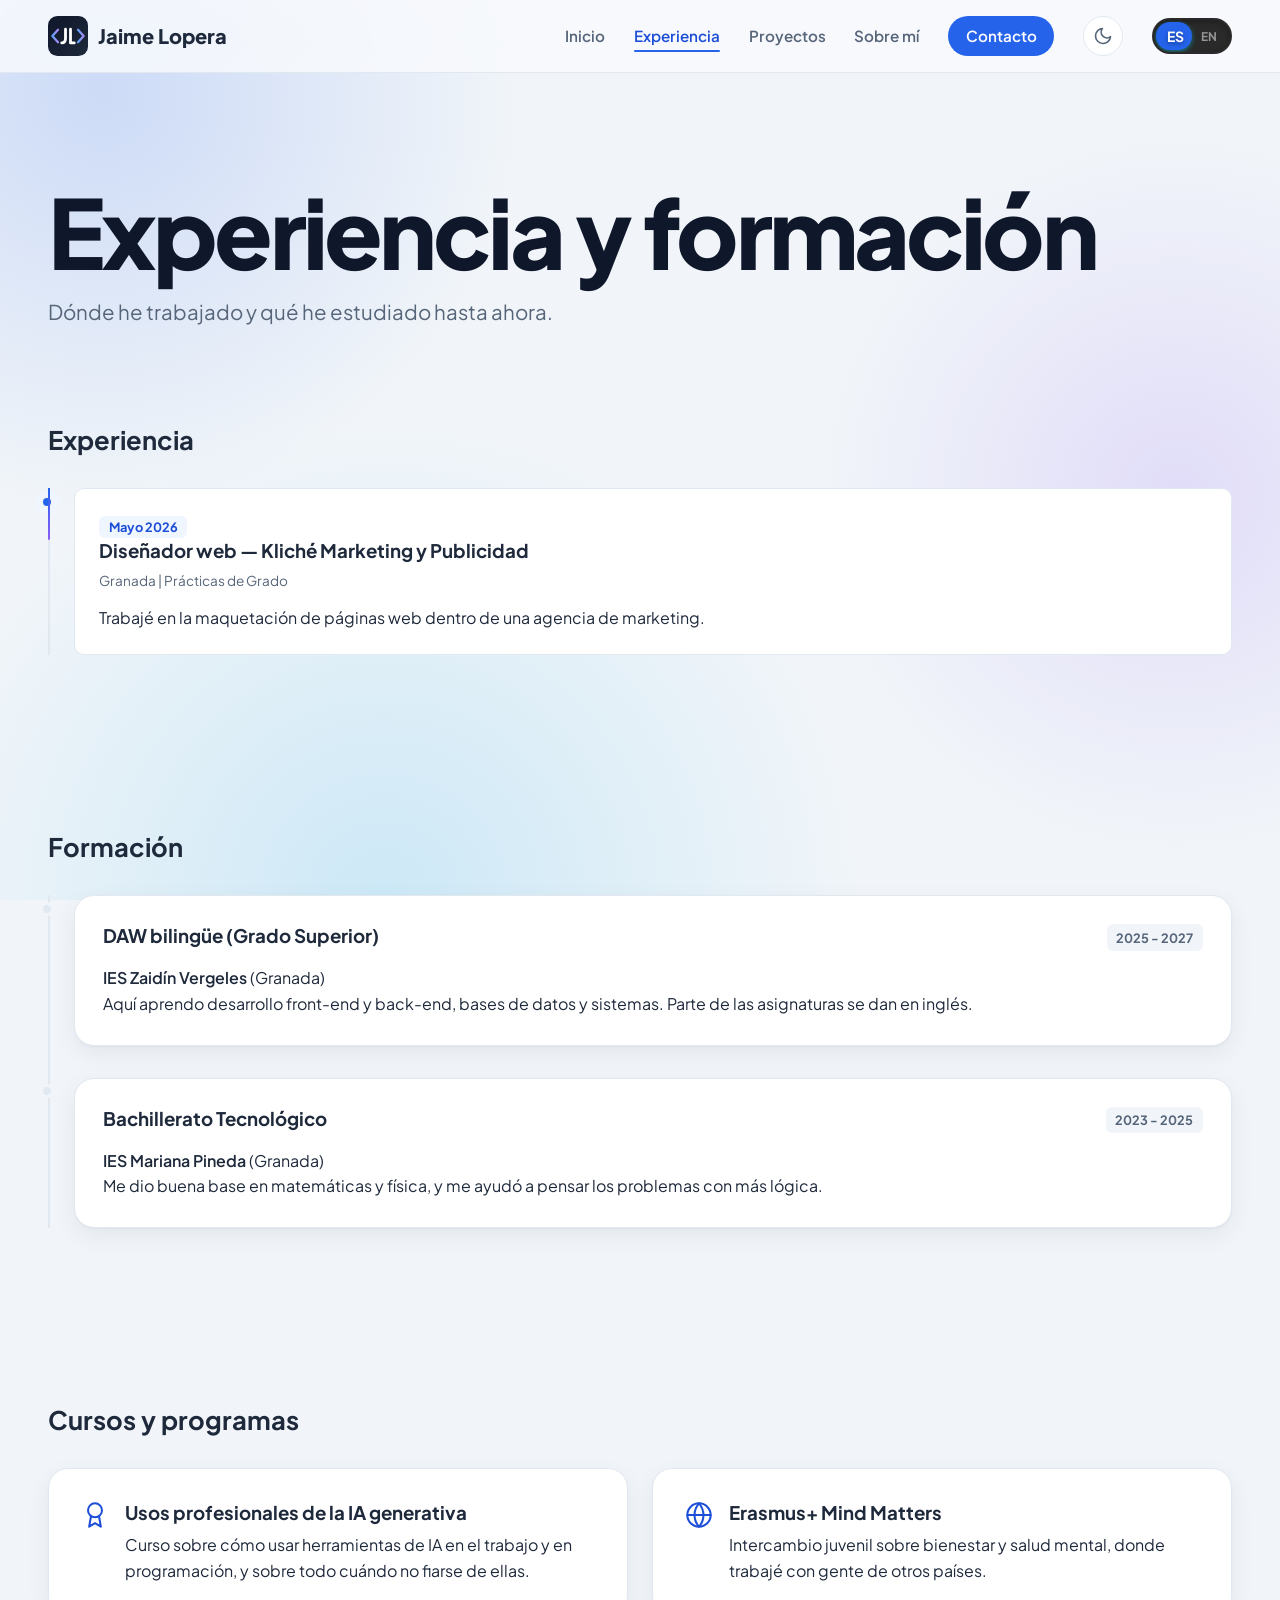
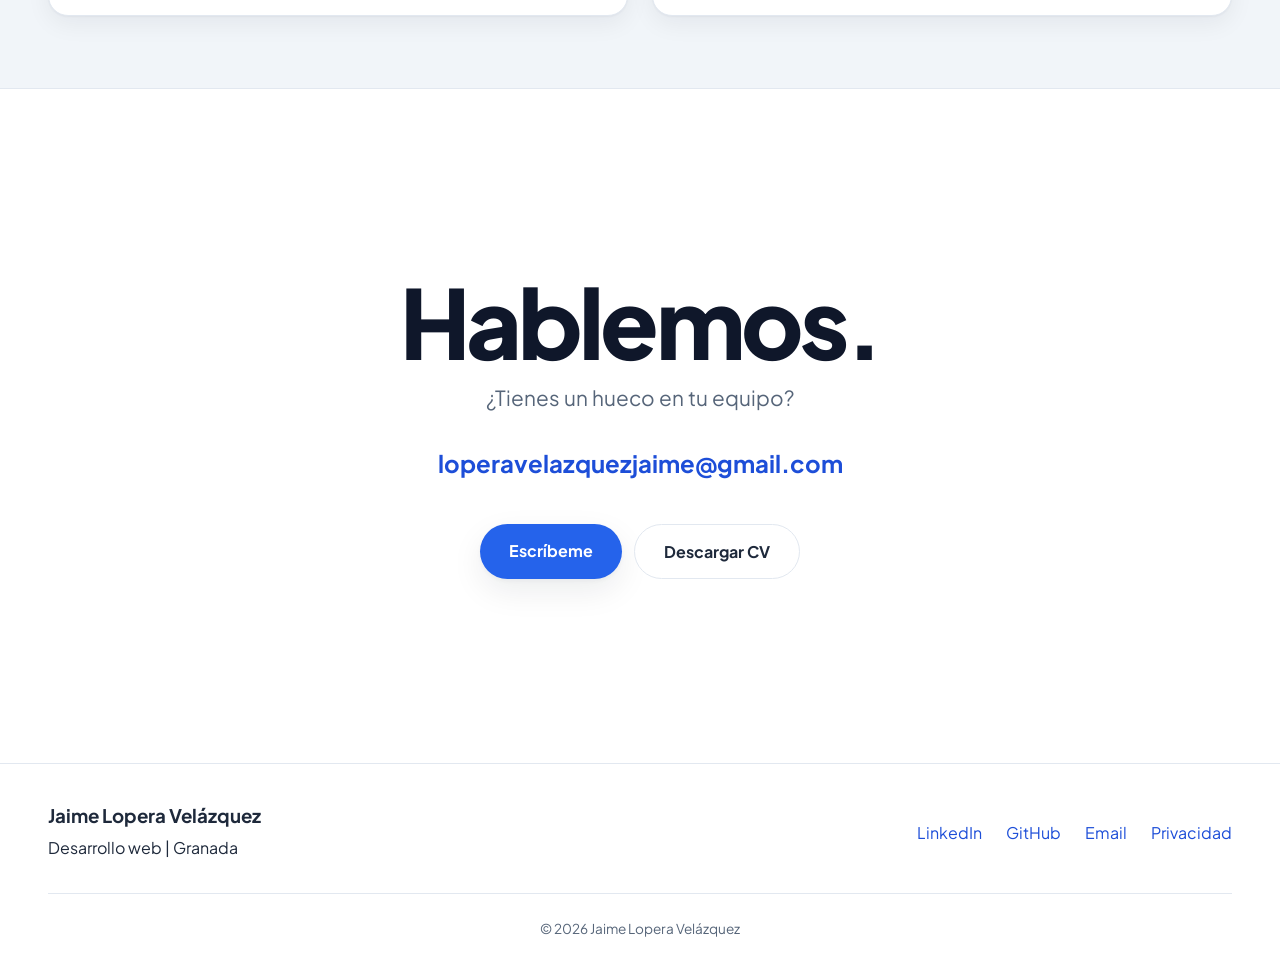
<file: experiencia.html>
<!DOCTYPE html>
<html lang="es">
<head>
    <meta charset="UTF-8">
    <meta name="viewport" content="width=device-width, initial-scale=1.0">
    <meta name="theme-color" content="#f1f5f9" media="(prefers-color-scheme: light)">
    <meta name="theme-color" content="#0f0f13" media="(prefers-color-scheme: dark)">
    <meta name="description" content="Experiencia, formación y cursos de Jaime Lopera, estudiante de DAW bilingüe en Granada.">
    <link rel="canonical" href="https://jaimelopera.github.io/experiencia.html">
    <meta property="og:type" content="website">
    <meta property="og:locale" content="es_ES">
    <meta property="og:site_name" content="Jaime Lopera">
    <meta property="og:title" content="Experiencia y formación — Jaime Lopera">
    <meta property="og:description" content="Experiencia, formación y cursos de Jaime Lopera, estudiante de DAW bilingüe en Granada.">
    <meta property="og:image" content="https://jaimelopera.github.io/resources/og-image.jpg">
    <meta property="og:image:width" content="1200">
    <meta property="og:image:height" content="630">
    <meta property="og:url" content="https://jaimelopera.github.io/experiencia.html">
    <meta name="twitter:card" content="summary_large_image">
    <title>Experiencia y formación — Jaime Lopera</title>
    <link rel="preload" href="resources/fonts/plus-jakarta-sans-latin-wght-normal.woff2" as="font" type="font/woff2" crossorigin>
    <link rel="stylesheet" href="css/style.css?v=20261111j">
    <script src="js/theme.js?v=20261111j"></script>
    <link rel="icon" href="data:image/svg+xml,%3Csvg xmlns='http://www.w3.org/2000/svg' viewBox='0 0 128 128'%3E%3Crect width='128' height='128' rx='30' fill='%230f172a'/%3E%3Cg fill='none' stroke='%2360a5fa' stroke-width='7' stroke-linecap='round' stroke-linejoin='round'%3E%3Cpath d='M32 44 14 64 32 84M96 44 114 64 96 84'/%3E%3C/g%3E%3Cg fill='none' stroke='%23fff' stroke-width='9' stroke-linecap='round' stroke-linejoin='round'%3E%3Cpath d='M56 42V72Q56 86 44 86M72 42V86H84'/%3E%3C/g%3E%3C/svg%3E">
<body>

    <header class="navbar">
        <div class="nav-container">
            <a href="index.html" class="logo">
                <svg class="logo-icon" xmlns="http://www.w3.org/2000/svg" viewBox="0 0 128 128" role="img" aria-label="Logo Jaime Lopera">
                    <defs>
                        <linearGradient id="logo-fondo" x1="0" y1="0" x2="1" y2="1">
                            <stop offset="0" stop-color="#0f172a"/>
                            <stop offset="1" stop-color="#1e293b"/>
                        </linearGradient>
                        <linearGradient id="logo-corchetes" x1="0" y1="0" x2="1" y2="0">
                            <stop offset="0" stop-color="#60a5fa"/>
                            <stop offset="1" stop-color="#a78bfa"/>
                        </linearGradient>
                    </defs>
                    <rect width="128" height="128" rx="30" fill="url(#logo-fondo)"/>
                    <g fill="none" stroke="url(#logo-corchetes)" stroke-width="7" stroke-linecap="round" stroke-linejoin="round">
                        <path d="M32 44 L14 64 L32 84"/>
                        <path d="M96 44 L114 64 L96 84"/>
                    </g>
                    <g fill="none" stroke="#fff" stroke-width="9" stroke-linecap="round" stroke-linejoin="round">
                        <path d="M56 42 V72 Q56 86 44 86"/>
                        <path d="M72 42 V86 H84"/>
                    </g>
                </svg>
                <span class="logo-text">Jaime Lopera</span>
            </a>
            <button class="menu-toggle" id="menuToggle" aria-label="Abrir menú" aria-expanded="false">
                <span></span>
                <span></span>
                <span></span>
            </button>
            <nav class="nav-links" id="navLinks">
                <a href="index.html">Inicio</a>
                <a href="experiencia.html" class="active">Experiencia</a>
                <a href="proyectos.html">Proyectos</a>
                <a href="sobre-mi.html">Sobre mí</a>
                <a href="contacto.html" class="btn-primary-sm">Contacto</a>
                <button class="theme-toggle" id="themeToggle" type="button" aria-label="Cambiar a modo oscuro">
                    <svg class="icon-moon" xmlns="http://www.w3.org/2000/svg" viewBox="0 0 24 24" width="20" height="20" fill="none" stroke="currentColor" stroke-width="2" stroke-linecap="round" stroke-linejoin="round" aria-hidden="true">
                        <path d="M21 12.8A9 9 0 1 1 11.2 3a7 7 0 0 0 9.8 9.8z" />
                    </svg>
                    <svg class="icon-sun" xmlns="http://www.w3.org/2000/svg" viewBox="0 0 24 24" width="20" height="20" fill="none" stroke="currentColor" stroke-width="2" stroke-linecap="round" stroke-linejoin="round" aria-hidden="true">
                        <circle cx="12" cy="12" r="4" />
                        <path d="M12 2v2M12 20v2M4.9 4.9l1.4 1.4M17.7 17.7l1.4 1.4M2 12h2M20 12h2M4.9 19.1l1.4-1.4M17.7 6.3l1.4-1.4" />
                    </svg>
                </button>
                <button id="lang-toggle" class="lang-toggle" aria-label="Cambiar idioma">
                    <div class="lang-slider"></div>
                    <span class="lang-label es active">ES</span>
                    <span class="lang-label en">EN</span>
                </button>
            </nav>
        </div>
    </header>

    <main class="page-content">
        <section class="page-header">
            <h1>Experiencia y formación</h1>
            <p>Dónde he trabajado y qué he estudiado hasta ahora.</p>
        </section>

                <section class="section-container">
            <h2 class="timeline-title">Experiencia</h2>

            <div class="timeline">
                <div class="timeline-item">
                    <div class="timeline-dot"></div>
                    <div class="timeline-card">
                        <span class="badge badge-accent">Mayo 2026</span>
                        <h3>Diseñador web — Kliché Marketing y Publicidad</h3>
                        <p class="location">Granada | Prácticas de Grado</p>
                        <p>Trabajé en la maquetación de páginas web dentro de una agencia de marketing.</p>
                    </div>
                </div>
            </div>
        </section>

        <section class="section-container">
            <h2 class="timeline-title">Formación</h2>

            <div class="timeline">
                <div class="timeline-item">
                    <div class="timeline-dot"></div>
                    <div class="timeline-card info-card">
                    <div class="card-header">
                        <h3>DAW bilingüe (Grado Superior)</h3>
                        <span class="badge">2025 - 2027</span>
                    </div>
                    <p class="institution"><strong>IES Zaidín Vergeles</strong> (Granada)</p>
                    <p>Aquí aprendo desarrollo front-end y back-end, bases de datos y sistemas. Parte de las asignaturas se dan en inglés.</p>
                    </div>
                </div>
                <div class="timeline-item">
                    <div class="timeline-dot"></div>
                    <div class="timeline-card info-card">
                    <div class="card-header">
                        <h3>Bachillerato Tecnológico</h3>
                        <span class="badge">2023 - 2025</span>
                    </div>
                    <p class="institution"><strong>IES Mariana Pineda</strong> (Granada)</p>
                    <p>Me dio buena base en matemáticas y física, y me ayudó a pensar los problemas con más lógica.</p>
                    </div>
                </div>
            </div>
        </section>

        <section class="section-container">
            <h2 class="timeline-title">Cursos y programas</h2>

            <div class="grid-2">
                <div class="cert-card">
                    <div class="cert-icon"><svg xmlns="http://www.w3.org/2000/svg" viewBox="0 0 24 24" width="28" height="28" fill="none" stroke="currentColor" stroke-width="1.75" stroke-linecap="round" stroke-linejoin="round" aria-hidden="true"><circle cx="12" cy="8" r="6" /><path d="M15.5 13.5 17 22l-5-3-5 3 1.5-8.5" /></svg></div>
                    <div>
                        <h3>Usos profesionales de la IA generativa</h3>
                        <p>Curso sobre cómo usar herramientas de IA en el trabajo y en programación, y sobre todo cuándo no fiarse de ellas.</p>
                    </div>
                </div>

                <div class="cert-card">
                    <div class="cert-icon"><svg xmlns="http://www.w3.org/2000/svg" viewBox="0 0 24 24" width="28" height="28" fill="none" stroke="currentColor" stroke-width="1.75" stroke-linecap="round" stroke-linejoin="round" aria-hidden="true"><circle cx="12" cy="12" r="10" /><path d="M2 12h20" /><path d="M12 2a15 15 0 0 1 0 20 15 15 0 0 1 0-20z" /></svg></div>
                    <div>
                        <h3>Erasmus+ Mind Matters</h3>
                        <p>Intercambio juvenil sobre bienestar y salud mental, donde trabajé con gente de otros países.</p>
                    </div>
                </div>
            </div>
        </section>
    </main>
    <footer class="footer">
        <div class="footer-cta">
            <div class="section-container footer-cta-contenedor">
                <p class="footer-cta-titulo">Hablemos.</p>
                <p class="footer-cta-pregunta">¿Tienes un hueco en tu equipo?</p>
                <a href="mailto:loperavelazquezjaime@gmail.com" class="footer-cta-correo">loperavelazquezjaime@gmail.com</a>
                <div class="footer-cta-botones">
                    <a href="contacto.html" class="btn-primary magnetico">Escríbeme</a>
                    <a href="resources/CV_Jaime_Lopera_Velazquez.pdf" class="btn-secondary magnetico" download>Descargar CV</a>
                </div>
            </div>
        </div>
        <div class="footer-container">
            <div class="footer-brand">
                <h3>Jaime Lopera Velázquez</h3>
                <p>Desarrollo web | Granada</p>
            </div>
            <div class="footer-socials">
                <a href="https://www.linkedin.com/in/jaime-lopera-vel%C3%A1zquez/" target="_blank" rel="noopener noreferrer">LinkedIn</a>
                <a href="https://github.com/JaimeLopera" target="_blank" rel="noopener noreferrer">GitHub</a>
                <a href="contacto.html">Email</a>
                <a href="privacidad.html">Privacidad</a>
            </div>
        </div>
        <div class="footer-bottom">
            <p>&copy; 2026 Jaime Lopera Velázquez</p>
        </div>
    </footer>

    <script src="js/main.js?v=20261111j"></script>
    <script src="js/idiomas.js?v=20261111j"></script>
</body>
</html>
</file>
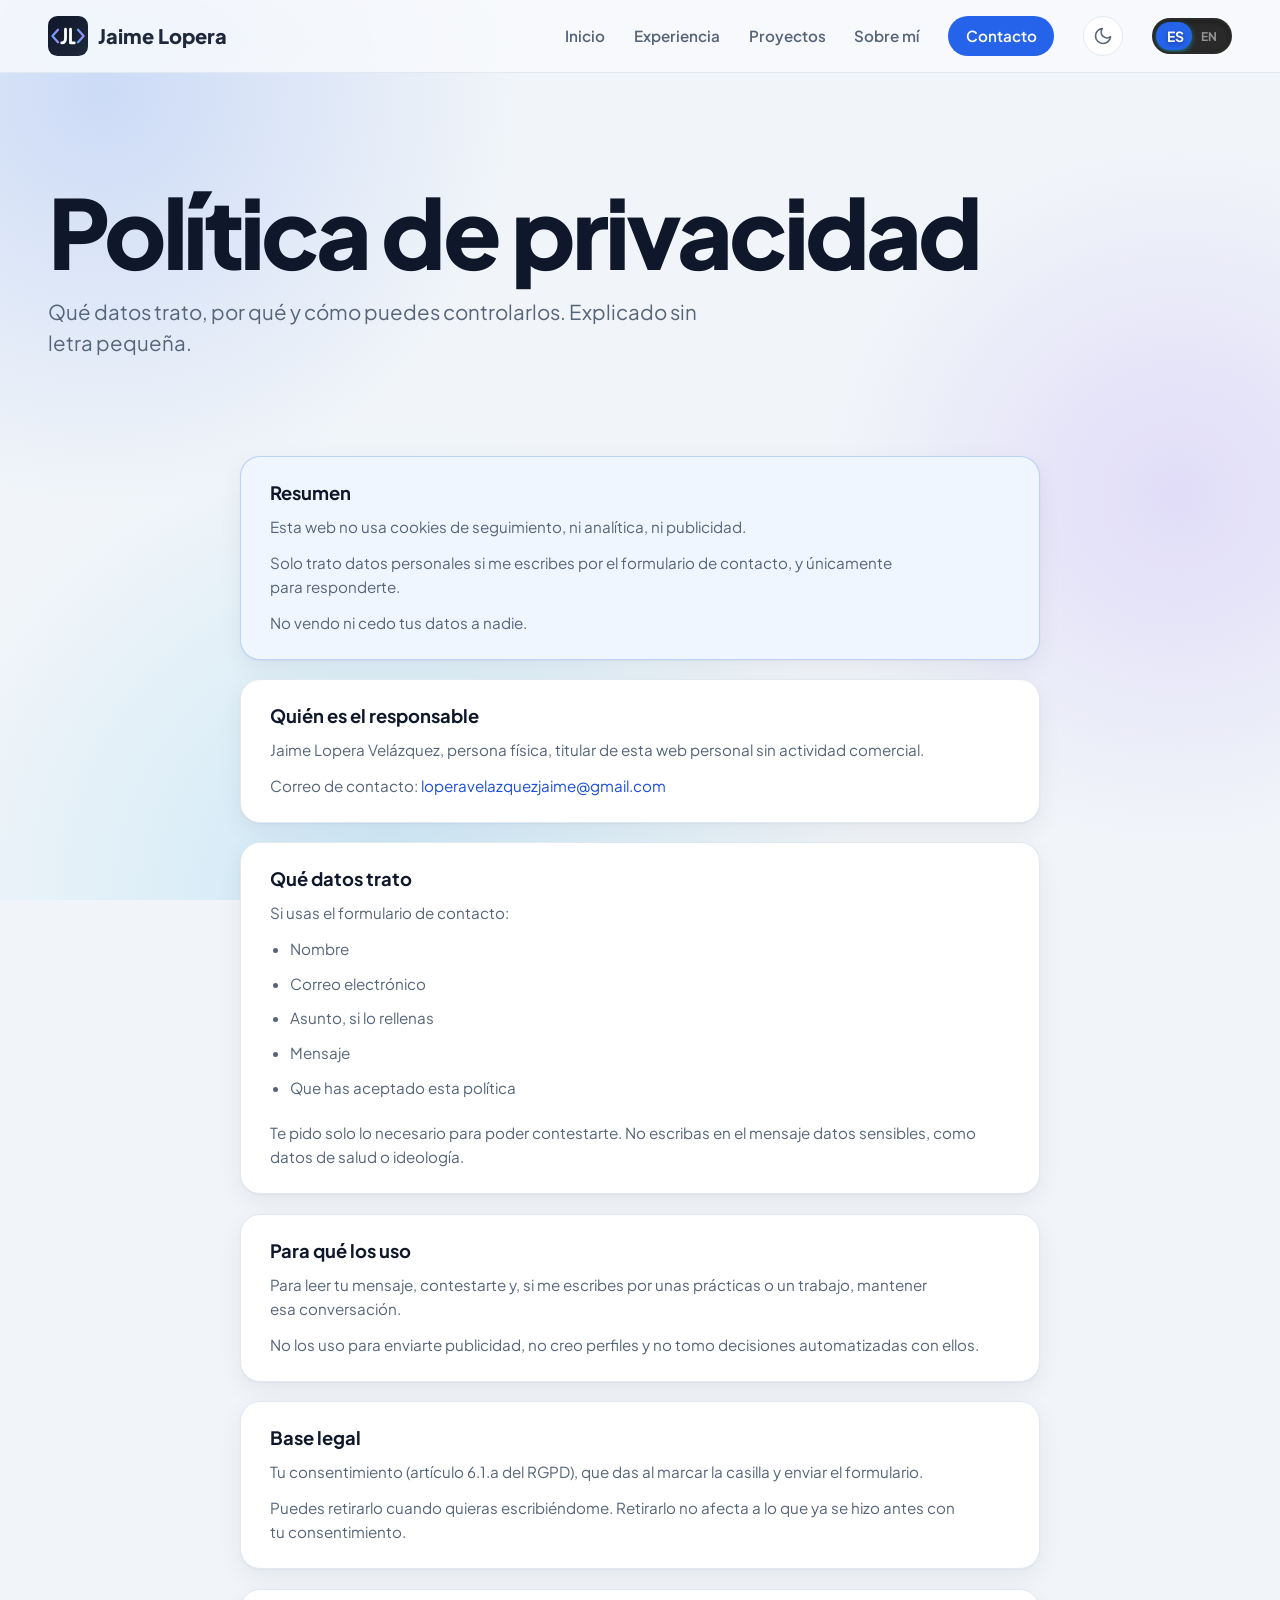
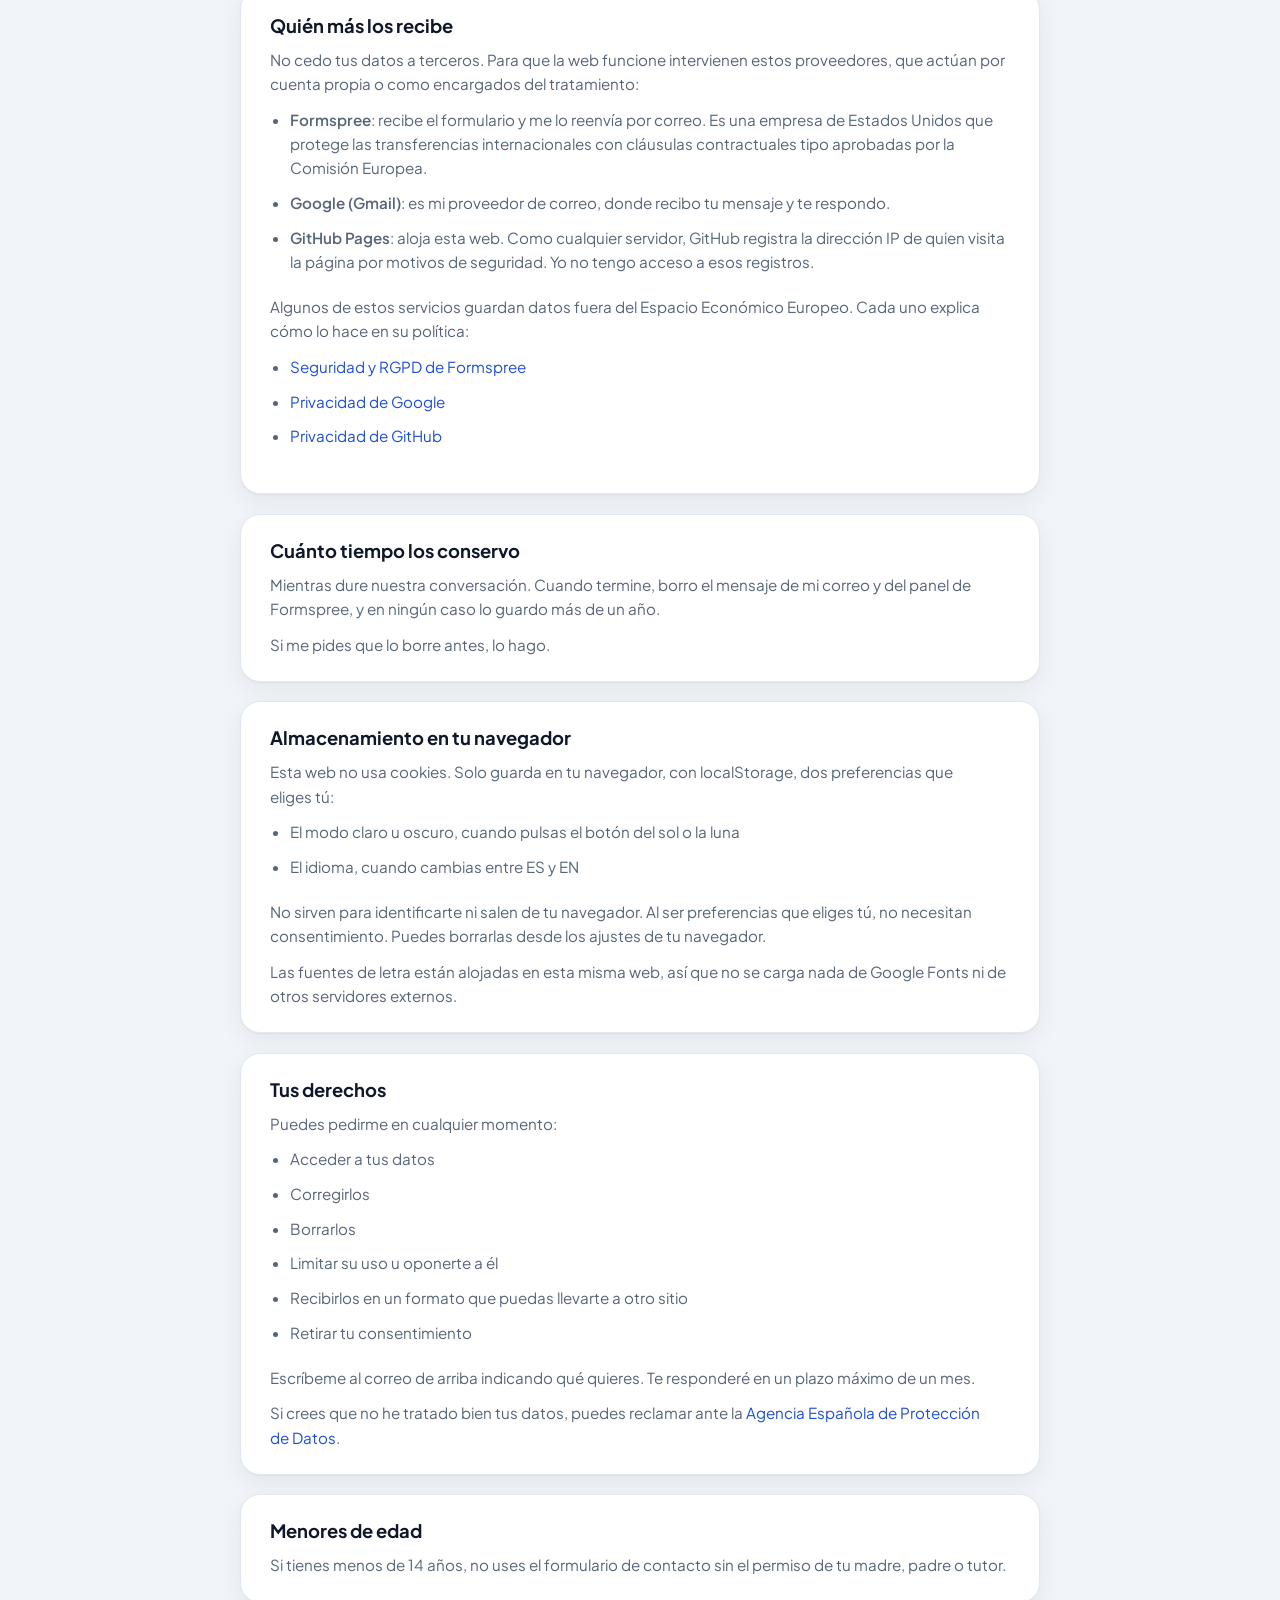
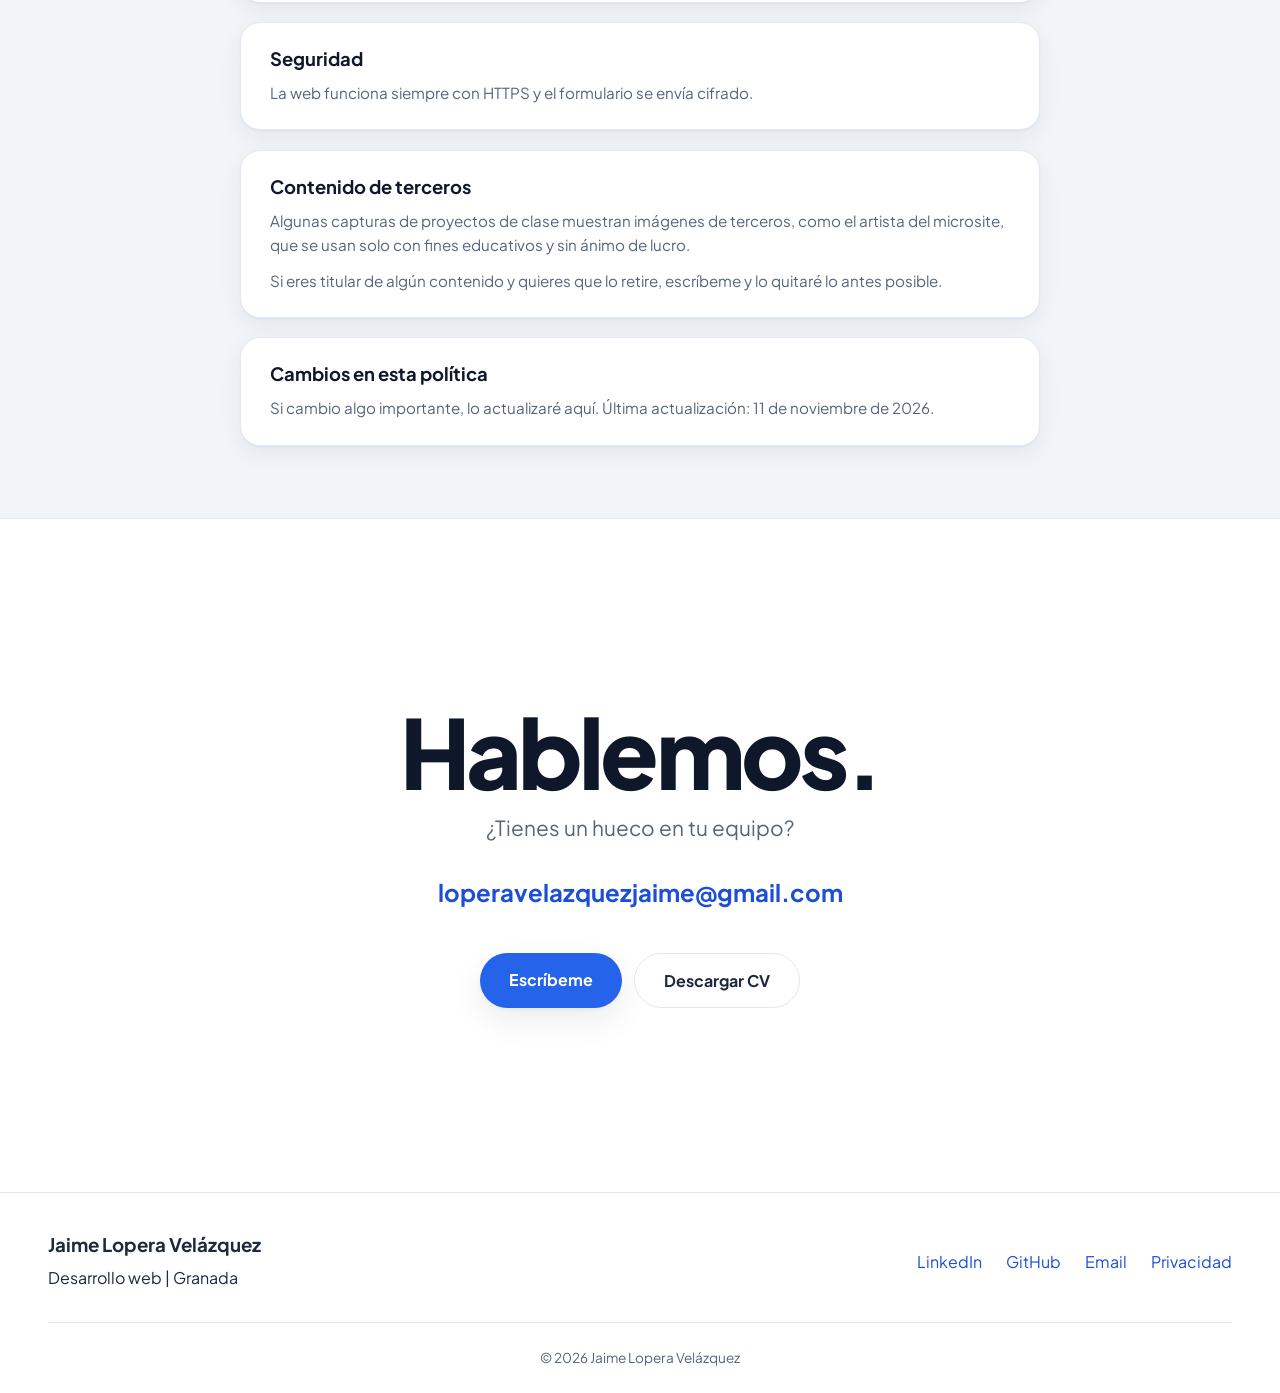
<file: privacidad.html>
<!DOCTYPE html>
<html lang="es">
<head>
    <meta charset="UTF-8">
    <meta name="viewport" content="width=device-width, initial-scale=1.0">
    <meta name="theme-color" content="#f1f5f9" media="(prefers-color-scheme: light)">
    <meta name="theme-color" content="#0f0f13" media="(prefers-color-scheme: dark)">
    <meta name="description" content="Política de privacidad de la web personal de Jaime Lopera.">
    <link rel="canonical" href="https://jaimelopera.github.io/privacidad.html">
    <meta property="og:type" content="website">
    <meta property="og:locale" content="es_ES">
    <meta property="og:site_name" content="Jaime Lopera">
    <meta property="og:title" content="Privacidad — Jaime Lopera">
    <meta property="og:description" content="Política de privacidad de la web personal de Jaime Lopera.">
    <meta property="og:image" content="https://jaimelopera.github.io/resources/og-image.jpg">
    <meta property="og:image:width" content="1200">
    <meta property="og:image:height" content="630">
    <meta property="og:url" content="https://jaimelopera.github.io/privacidad.html">
    <meta name="twitter:card" content="summary_large_image">
    <title>Privacidad — Jaime Lopera</title>
    <link rel="preload" href="resources/fonts/plus-jakarta-sans-latin-wght-normal.woff2" as="font" type="font/woff2" crossorigin>
    <link rel="stylesheet" href="css/style.css?v=20261111j">
    <script src="js/theme.js?v=20261111j"></script>
    <link rel="icon" href="data:image/svg+xml,%3Csvg xmlns='http://www.w3.org/2000/svg' viewBox='0 0 128 128'%3E%3Crect width='128' height='128' rx='30' fill='%230f172a'/%3E%3Cg fill='none' stroke='%2360a5fa' stroke-width='7' stroke-linecap='round' stroke-linejoin='round'%3E%3Cpath d='M32 44 14 64 32 84M96 44 114 64 96 84'/%3E%3C/g%3E%3Cg fill='none' stroke='%23fff' stroke-width='9' stroke-linecap='round' stroke-linejoin='round'%3E%3Cpath d='M56 42V72Q56 86 44 86M72 42V86H84'/%3E%3C/g%3E%3C/svg%3E">
</head>
<body>

    <header class="navbar">
        <div class="nav-container">
            <a href="index.html" class="logo">
                <svg class="logo-icon" xmlns="http://www.w3.org/2000/svg" viewBox="0 0 128 128" role="img" aria-label="Logo Jaime Lopera">
                    <defs>
                        <linearGradient id="logo-fondo" x1="0" y1="0" x2="1" y2="1">
                            <stop offset="0" stop-color="#0f172a"/>
                            <stop offset="1" stop-color="#1e293b"/>
                        </linearGradient>
                        <linearGradient id="logo-corchetes" x1="0" y1="0" x2="1" y2="0">
                            <stop offset="0" stop-color="#60a5fa"/>
                            <stop offset="1" stop-color="#a78bfa"/>
                        </linearGradient>
                    </defs>
                    <rect width="128" height="128" rx="30" fill="url(#logo-fondo)"/>
                    <g fill="none" stroke="url(#logo-corchetes)" stroke-width="7" stroke-linecap="round" stroke-linejoin="round">
                        <path d="M32 44 L14 64 L32 84"/>
                        <path d="M96 44 L114 64 L96 84"/>
                    </g>
                    <g fill="none" stroke="#fff" stroke-width="9" stroke-linecap="round" stroke-linejoin="round">
                        <path d="M56 42 V72 Q56 86 44 86"/>
                        <path d="M72 42 V86 H84"/>
                    </g>
                </svg>
                <span class="logo-text">Jaime Lopera</span>
            </a>
            <button class="menu-toggle" id="menuToggle" aria-label="Abrir menú" aria-expanded="false">
                <span></span>
                <span></span>
                <span></span>
            </button>
            <nav class="nav-links" id="navLinks">
                <a href="index.html">Inicio</a>
                <a href="experiencia.html">Experiencia</a>
                <a href="proyectos.html">Proyectos</a>
                <a href="sobre-mi.html">Sobre mí</a>
                <a href="contacto.html" class="btn-primary-sm">Contacto</a>
                <button class="theme-toggle" id="themeToggle" type="button" aria-label="Cambiar a modo oscuro">
                    <svg class="icon-moon" xmlns="http://www.w3.org/2000/svg" viewBox="0 0 24 24" width="20" height="20" fill="none" stroke="currentColor" stroke-width="2" stroke-linecap="round" stroke-linejoin="round" aria-hidden="true">
                        <path d="M21 12.8A9 9 0 1 1 11.2 3a7 7 0 0 0 9.8 9.8z" />
                    </svg>
                    <svg class="icon-sun" xmlns="http://www.w3.org/2000/svg" viewBox="0 0 24 24" width="20" height="20" fill="none" stroke="currentColor" stroke-width="2" stroke-linecap="round" stroke-linejoin="round" aria-hidden="true">
                        <circle cx="12" cy="12" r="4" />
                        <path d="M12 2v2M12 20v2M4.9 4.9l1.4 1.4M17.7 17.7l1.4 1.4M2 12h2M20 12h2M4.9 19.1l1.4-1.4M17.7 6.3l1.4-1.4" />
                    </svg>
                </button>
                <button id="lang-toggle" class="lang-toggle" aria-label="Cambiar idioma">
                    <div class="lang-slider"></div>
                    <span class="lang-label es active">ES</span>
                    <span class="lang-label en">EN</span>
                </button>
            </nav>
        </div>
    </header>

    <main class="page-content">
        <section class="page-header">
            <h1>Política de privacidad</h1>
            <p>Qué datos trato, por qué y cómo puedes controlarlos. Explicado sin letra pequeña.</p>
        </section>

        <section class="section-container">
            <div class="legal-content">

                <div class="legal-block legal-highlight">
                    <h2>Resumen</h2>
                    <p>Esta web no usa cookies de seguimiento, ni analítica, ni publicidad.</p>
                    <p>Solo trato datos personales si me escribes por el formulario de contacto, y únicamente para responderte.</p>
                    <p>No vendo ni cedo tus datos a nadie.</p>
                </div>

                <div class="legal-block">
                    <h2>Quién es el responsable</h2>
                    <p>Jaime Lopera Velázquez, persona física, titular de esta web personal sin actividad comercial.</p>
                    <p>Correo de contacto: <a href="mailto:loperavelazquezjaime@gmail.com">loperavelazquezjaime@gmail.com</a></p>
                </div>

                <div class="legal-block">
                    <h2>Qué datos trato</h2>
                    <p>Si usas el formulario de contacto:</p>
                    <ul>
                        <li>Nombre</li>
                        <li>Correo electrónico</li>
                        <li>Asunto, si lo rellenas</li>
                        <li>Mensaje</li>
                        <li>Que has aceptado esta política</li>
                    </ul>
                    <p>Te pido solo lo necesario para poder contestarte. No escribas en el mensaje datos sensibles, como datos de salud o ideología.</p>
                </div>

                <div class="legal-block">
                    <h2>Para qué los uso</h2>
                    <p>Para leer tu mensaje, contestarte y, si me escribes por unas prácticas o un trabajo, mantener esa conversación.</p>
                    <p>No los uso para enviarte publicidad, no creo perfiles y no tomo decisiones automatizadas con ellos.</p>
                </div>

                <div class="legal-block">
                    <h2>Base legal</h2>
                    <p>Tu consentimiento (artículo 6.1.a del RGPD), que das al marcar la casilla y enviar el formulario.</p>
                    <p>Puedes retirarlo cuando quieras escribiéndome. Retirarlo no afecta a lo que ya se hizo antes con tu consentimiento.</p>
                </div>

                <div class="legal-block">
                    <h2>Quién más los recibe</h2>
                    <p>No cedo tus datos a terceros. Para que la web funcione intervienen estos proveedores, que actúan por cuenta propia o como encargados del tratamiento:</p>
                    <ul>
                        <li><strong>Formspree</strong>: recibe el formulario y me lo reenvía por correo. Es una empresa de Estados Unidos que protege las transferencias internacionales con cláusulas contractuales tipo aprobadas por la Comisión Europea.</li>
                        <li><strong>Google (Gmail)</strong>: es mi proveedor de correo, donde recibo tu mensaje y te respondo.</li>
                        <li><strong>GitHub Pages</strong>: aloja esta web. Como cualquier servidor, GitHub registra la dirección IP de quien visita la página por motivos de seguridad. Yo no tengo acceso a esos registros.</li>
                    </ul>
                    <p>Algunos de estos servicios guardan datos fuera del Espacio Económico Europeo. Cada uno explica cómo lo hace en su política:</p>
                    <ul>
                        <li><a href="https://formspree.io/security/" target="_blank" rel="noopener noreferrer">Seguridad y RGPD de Formspree</a></li>
                        <li><a href="https://policies.google.com/privacy?hl=es" target="_blank" rel="noopener noreferrer">Privacidad de Google</a></li>
                        <li><a href="https://docs.github.com/es/site-policy/privacy-policies/github-general-privacy-statement" target="_blank" rel="noopener noreferrer">Privacidad de GitHub</a></li>
                    </ul>
                </div>

                <div class="legal-block">
                    <h2>Cuánto tiempo los conservo</h2>
                    <p>Mientras dure nuestra conversación. Cuando termine, borro el mensaje de mi correo y del panel de Formspree, y en ningún caso lo guardo más de un año.</p>
                    <p>Si me pides que lo borre antes, lo hago.</p>
                </div>

                <div class="legal-block">
                    <h2>Almacenamiento en tu navegador</h2>
                    <p>Esta web no usa cookies. Solo guarda en tu navegador, con localStorage, dos preferencias que eliges tú:</p>
                    <ul>
                        <li>El modo claro u oscuro, cuando pulsas el botón del sol o la luna</li>
                        <li>El idioma, cuando cambias entre ES y EN</li>
                    </ul>
                    <p>No sirven para identificarte ni salen de tu navegador. Al ser preferencias que eliges tú, no necesitan consentimiento. Puedes borrarlas desde los ajustes de tu navegador.</p>
                    <p>Las fuentes de letra están alojadas en esta misma web, así que no se carga nada de Google Fonts ni de otros servidores externos.</p>
                </div>

                <div class="legal-block">
                    <h2>Tus derechos</h2>
                    <p>Puedes pedirme en cualquier momento:</p>
                    <ul>
                        <li>Acceder a tus datos</li>
                        <li>Corregirlos</li>
                        <li>Borrarlos</li>
                        <li>Limitar su uso u oponerte a él</li>
                        <li>Recibirlos en un formato que puedas llevarte a otro sitio</li>
                        <li>Retirar tu consentimiento</li>
                    </ul>
                    <p>Escríbeme al correo de arriba indicando qué quieres. Te responderé en un plazo máximo de un mes.</p>
                    <p>Si crees que no he tratado bien tus datos, puedes reclamar ante la <a href="https://www.aepd.es" target="_blank" rel="noopener noreferrer">Agencia Española de Protección de Datos</a>.</p>
                </div>

                <div class="legal-block">
                    <h2>Menores de edad</h2>
                    <p>Si tienes menos de 14 años, no uses el formulario de contacto sin el permiso de tu madre, padre o tutor.</p>
                </div>

                <div class="legal-block">
                    <h2>Seguridad</h2>
                    <p>La web funciona siempre con HTTPS y el formulario se envía cifrado.</p>
                </div>

                <div class="legal-block">
                    <h2>Contenido de terceros</h2>
                    <p>Algunas capturas de proyectos de clase muestran imágenes de terceros, como el artista del microsite, que se usan solo con fines educativos y sin ánimo de lucro.</p>
                    <p>Si eres titular de algún contenido y quieres que lo retire, escríbeme y lo quitaré lo antes posible.</p>
                </div>

                <div class="legal-block">
                    <h2>Cambios en esta política</h2>
                    <p>Si cambio algo importante, lo actualizaré aquí. Última actualización: 11 de noviembre de 2026.</p>
                </div>

            </div>
        </section>
    </main>
    <footer class="footer">
        <div class="footer-cta">
            <div class="section-container footer-cta-contenedor">
                <p class="footer-cta-titulo">Hablemos.</p>
                <p class="footer-cta-pregunta">¿Tienes un hueco en tu equipo?</p>
                <a href="mailto:loperavelazquezjaime@gmail.com" class="footer-cta-correo">loperavelazquezjaime@gmail.com</a>
                <div class="footer-cta-botones">
                    <a href="contacto.html" class="btn-primary magnetico">Escríbeme</a>
                    <a href="resources/CV_Jaime_Lopera_Velazquez.pdf" class="btn-secondary magnetico" download>Descargar CV</a>
                </div>
            </div>
        </div>
        <div class="footer-container">
            <div class="footer-brand">
                <h3>Jaime Lopera Velázquez</h3>
                <p>Desarrollo web | Granada</p>
            </div>
            <div class="footer-socials">
                <a href="https://www.linkedin.com/in/jaime-lopera-vel%C3%A1zquez/" target="_blank" rel="noopener noreferrer">LinkedIn</a>
                <a href="https://github.com/JaimeLopera" target="_blank" rel="noopener noreferrer">GitHub</a>
                <a href="contacto.html">Email</a>
                <a href="privacidad.html">Privacidad</a>
            </div>
        </div>
        <div class="footer-bottom">
            <p>&copy; 2026 Jaime Lopera Velázquez</p>
        </div>
    </footer>

    <script src="js/main.js?v=20261111j"></script>
    <script src="js/idiomas.js?v=20261111j"></script>
</body>
</html>
</file>
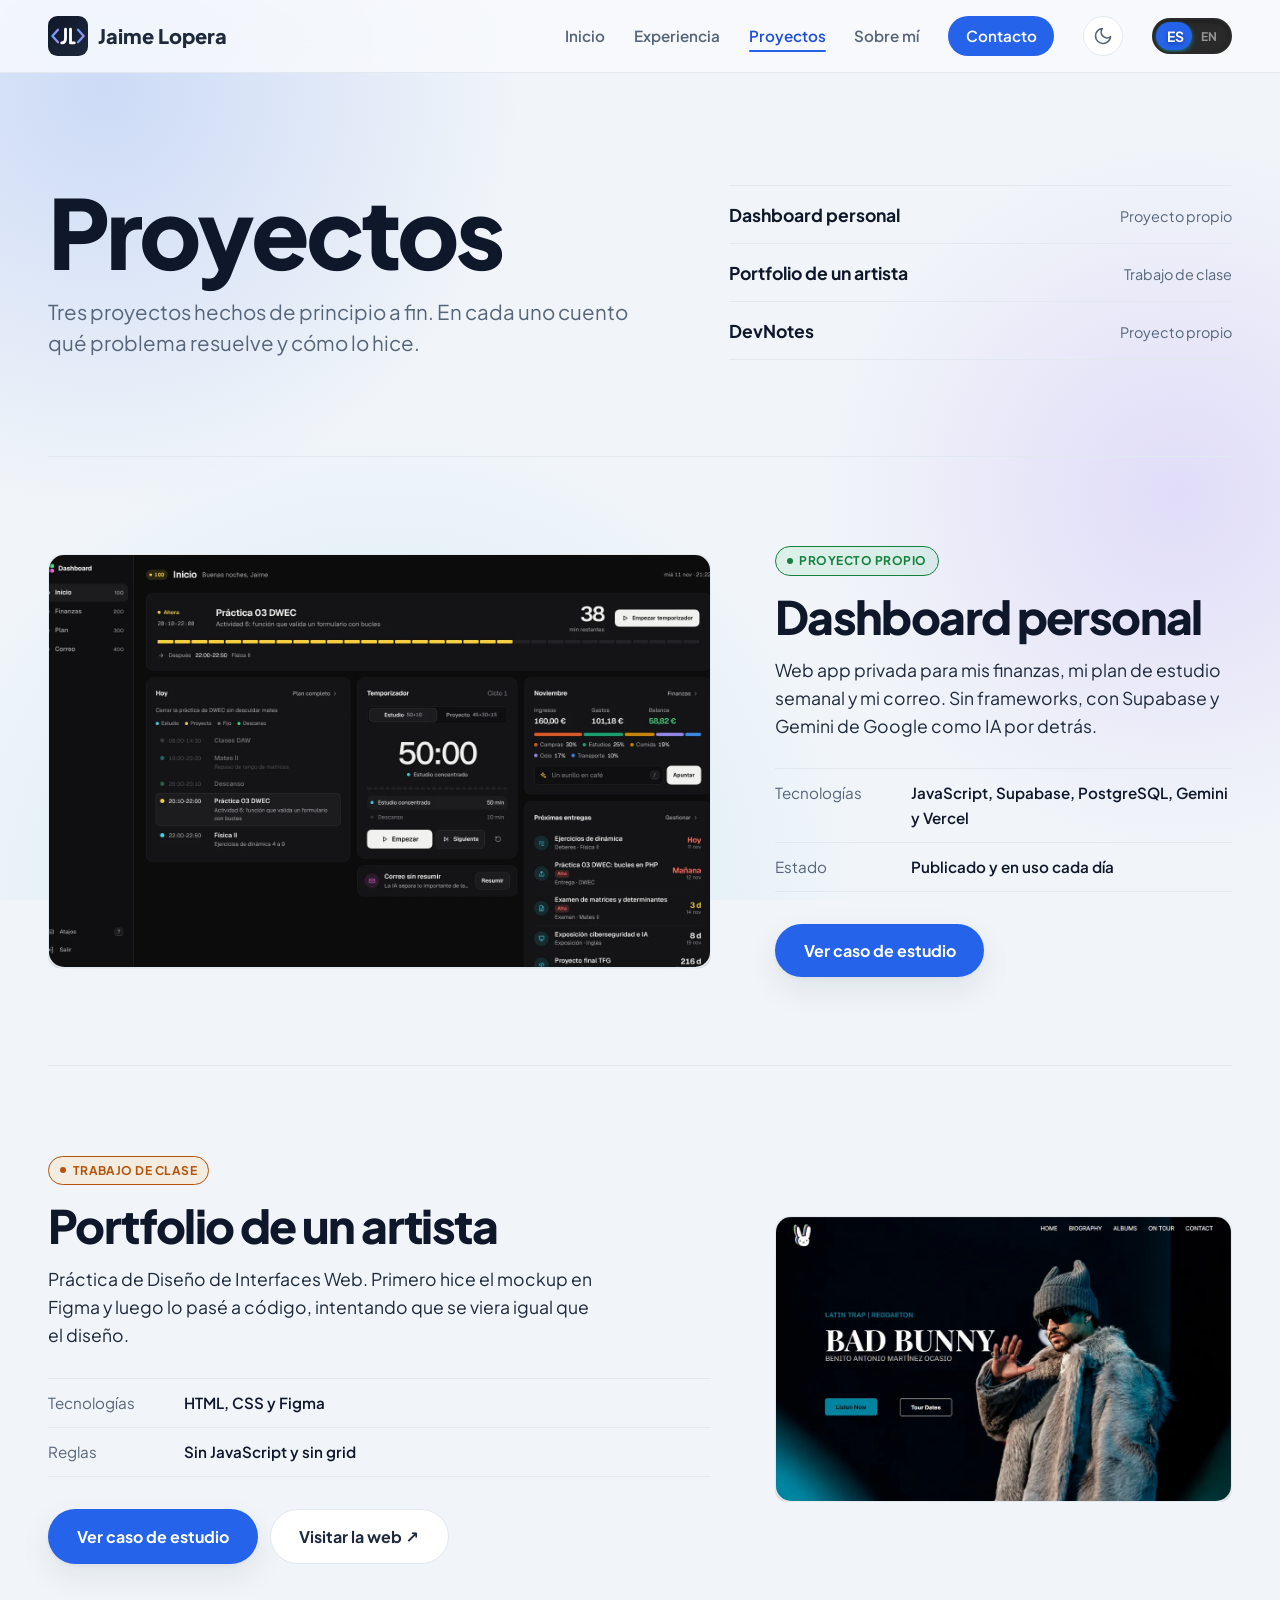
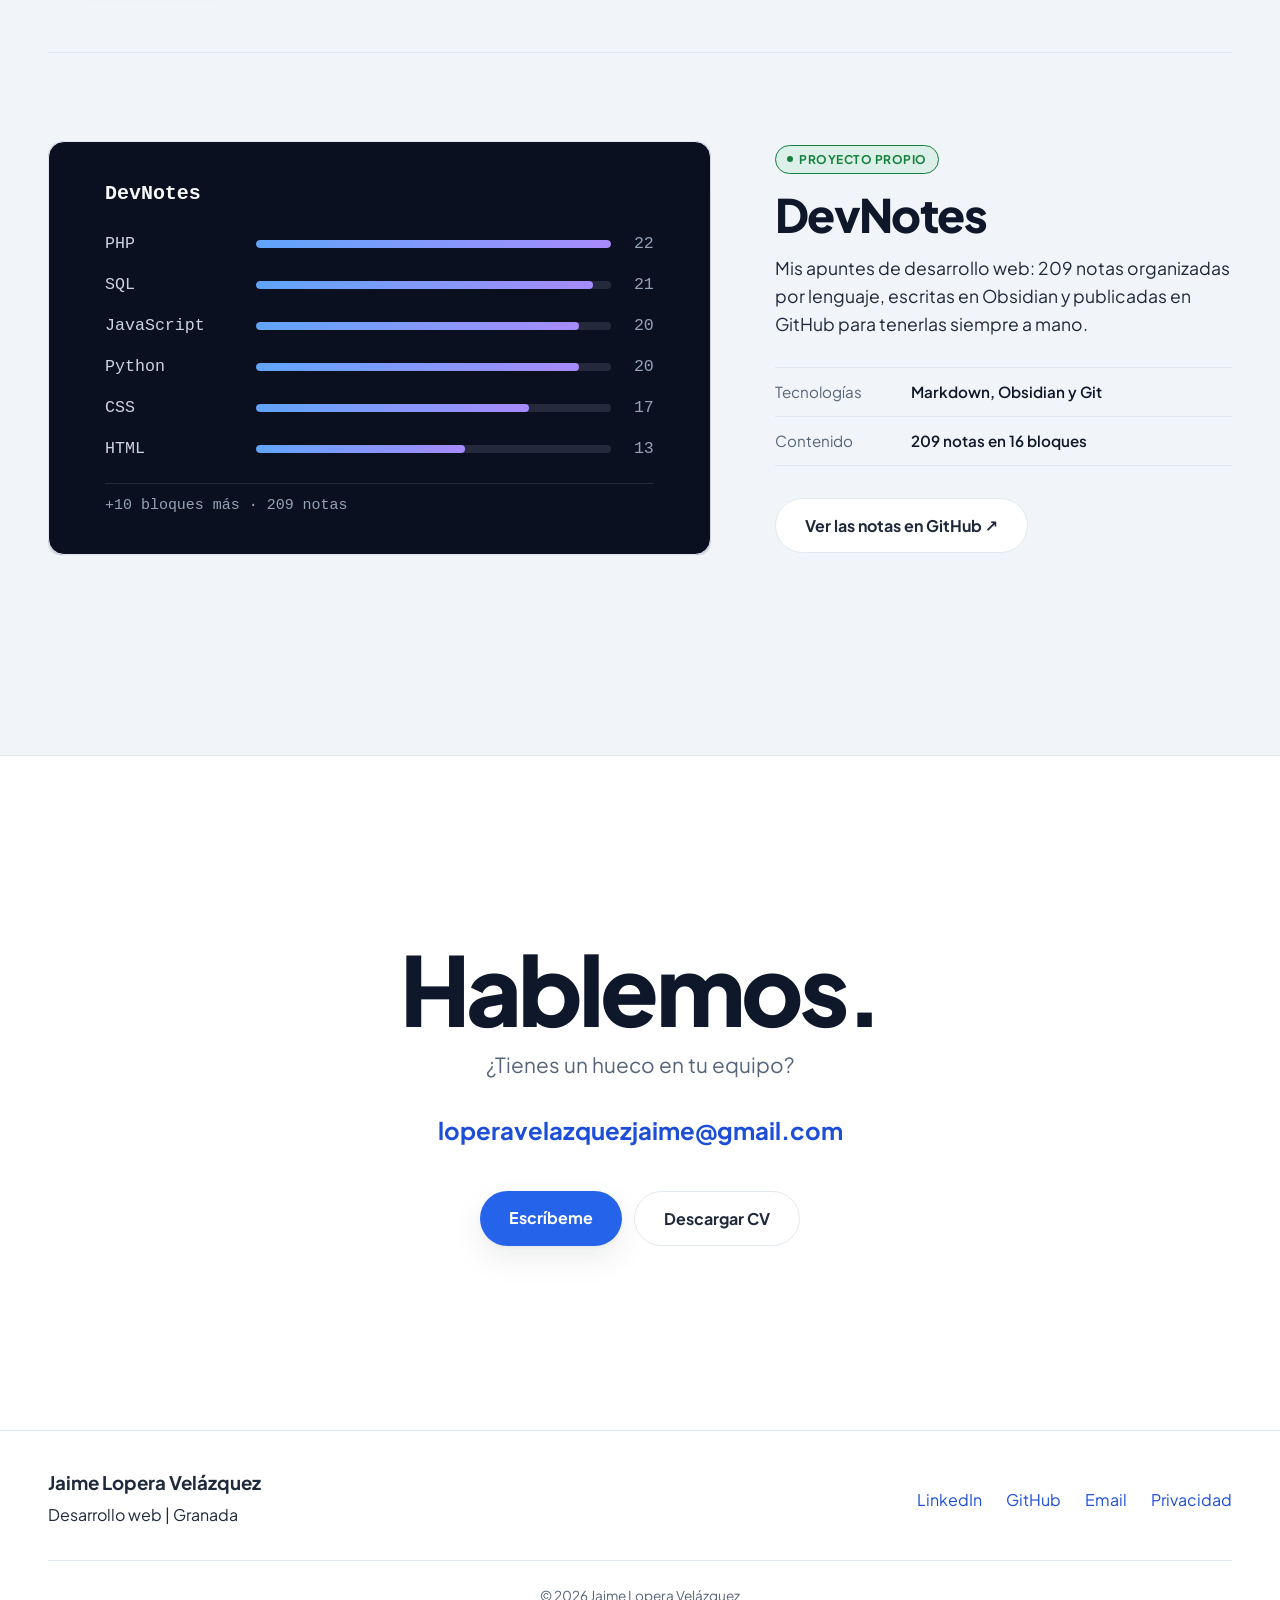
<file: proyectos.html>
<!DOCTYPE html>
<html lang="es">
<head>
    <meta charset="UTF-8">
    <meta name="viewport" content="width=device-width, initial-scale=1.0">
    <meta name="theme-color" content="#f1f5f9" media="(prefers-color-scheme: light)">
    <meta name="theme-color" content="#0f0f13" media="(prefers-color-scheme: dark)">
    <meta name="description" content="Proyectos de Jaime Lopera: trabajos de clase y proyectos propios de desarrollo web con HTML, CSS y JavaScript.">
    <link rel="canonical" href="https://jaimelopera.github.io/proyectos.html">
    <meta property="og:type" content="website">
    <meta property="og:locale" content="es_ES">
    <meta property="og:site_name" content="Jaime Lopera">
    <meta property="og:title" content="Proyectos — Jaime Lopera">
    <meta property="og:description" content="Proyectos de Jaime Lopera: trabajos de clase y proyectos propios de desarrollo web con HTML, CSS y JavaScript.">
    <meta property="og:image" content="https://jaimelopera.github.io/resources/og-image.jpg">
    <meta property="og:image:width" content="1200">
    <meta property="og:image:height" content="630">
    <meta property="og:url" content="https://jaimelopera.github.io/proyectos.html">
    <meta name="twitter:card" content="summary_large_image">
    <title>Proyectos — Jaime Lopera</title>
    <link rel="preload" href="resources/fonts/plus-jakarta-sans-latin-wght-normal.woff2" as="font" type="font/woff2" crossorigin>
    <link rel="stylesheet" href="css/style.css?v=20261111j">
    <script src="js/theme.js?v=20261111j"></script>
    <link rel="icon" href="data:image/svg+xml,%3Csvg xmlns='http://www.w3.org/2000/svg' viewBox='0 0 128 128'%3E%3Crect width='128' height='128' rx='30' fill='%230f172a'/%3E%3Cg fill='none' stroke='%2360a5fa' stroke-width='7' stroke-linecap='round' stroke-linejoin='round'%3E%3Cpath d='M32 44 14 64 32 84M96 44 114 64 96 84'/%3E%3C/g%3E%3Cg fill='none' stroke='%23fff' stroke-width='9' stroke-linecap='round' stroke-linejoin='round'%3E%3Cpath d='M56 42V72Q56 86 44 86M72 42V86H84'/%3E%3C/g%3E%3C/svg%3E">
</head>
<body>

    <header class="navbar">
        <div class="nav-container">
            <a href="index.html" class="logo">
                <svg class="logo-icon" xmlns="http://www.w3.org/2000/svg" viewBox="0 0 128 128" role="img" aria-label="Logo Jaime Lopera">
                    <defs>
                        <linearGradient id="logo-fondo" x1="0" y1="0" x2="1" y2="1">
                            <stop offset="0" stop-color="#0f172a"/>
                            <stop offset="1" stop-color="#1e293b"/>
                        </linearGradient>
                        <linearGradient id="logo-corchetes" x1="0" y1="0" x2="1" y2="0">
                            <stop offset="0" stop-color="#60a5fa"/>
                            <stop offset="1" stop-color="#a78bfa"/>
                        </linearGradient>
                    </defs>
                    <rect width="128" height="128" rx="30" fill="url(#logo-fondo)"/>
                    <g fill="none" stroke="url(#logo-corchetes)" stroke-width="7" stroke-linecap="round" stroke-linejoin="round">
                        <path d="M32 44 L14 64 L32 84"/>
                        <path d="M96 44 L114 64 L96 84"/>
                    </g>
                    <g fill="none" stroke="#fff" stroke-width="9" stroke-linecap="round" stroke-linejoin="round">
                        <path d="M56 42 V72 Q56 86 44 86"/>
                        <path d="M72 42 V86 H84"/>
                    </g>
                </svg>
                <span class="logo-text">Jaime Lopera</span>
            </a>
            <button class="menu-toggle" id="menuToggle" aria-label="Abrir menú" aria-expanded="false">
                <span></span>
                <span></span>
                <span></span>
            </button>
            <nav class="nav-links" id="navLinks">
                <a href="index.html">Inicio</a>
                <a href="experiencia.html">Experiencia</a>
                <a href="proyectos.html" class="active">Proyectos</a>
                <a href="sobre-mi.html">Sobre mí</a>
                <a href="contacto.html" class="btn-primary-sm">Contacto</a>
                <button class="theme-toggle" id="themeToggle" type="button" aria-label="Cambiar a modo oscuro">
                    <svg class="icon-moon" xmlns="http://www.w3.org/2000/svg" viewBox="0 0 24 24" width="20" height="20" fill="none" stroke="currentColor" stroke-width="2" stroke-linecap="round" stroke-linejoin="round" aria-hidden="true">
                        <path d="M21 12.8A9 9 0 1 1 11.2 3a7 7 0 0 0 9.8 9.8z" />
                    </svg>
                    <svg class="icon-sun" xmlns="http://www.w3.org/2000/svg" viewBox="0 0 24 24" width="20" height="20" fill="none" stroke="currentColor" stroke-width="2" stroke-linecap="round" stroke-linejoin="round" aria-hidden="true">
                        <circle cx="12" cy="12" r="4" />
                        <path d="M12 2v2M12 20v2M4.9 4.9l1.4 1.4M17.7 17.7l1.4 1.4M2 12h2M20 12h2M4.9 19.1l1.4-1.4M17.7 6.3l1.4-1.4" />
                    </svg>
                </button>
                <button id="lang-toggle" class="lang-toggle" aria-label="Cambiar idioma">
                    <div class="lang-slider"></div>
                    <span class="lang-label es active">ES</span>
                    <span class="lang-label en">EN</span>
                </button>
            </nav>
        </div>
    </header>

    <main class="page-content">
        <section class="section-container proyectos-cabecera">
            <div class="proyectos-intro">
                <h1>Proyectos</h1>
                <p>Tres proyectos hechos de principio a fin. En cada uno cuento qué problema resuelve y cómo lo hice.</p>
            </div>
            <nav class="proyectos-indice" aria-label="Índice de proyectos">
                <a href="#caso-dashboard">
                    <span class="indice-nombre">Dashboard personal</span>
                    <span class="indice-dato">Proyecto propio</span>
                </a>
                <a href="#caso-microsite">
                    <span class="indice-nombre">Portfolio de un artista</span>
                    <span class="indice-dato">Trabajo de clase</span>
                </a>
                <a href="#caso-devnotes">
                    <span class="indice-nombre">DevNotes</span>
                    <span class="indice-dato">Proyecto propio</span>
                </a>
            </nav>
        </section>

        <section class="section-container proyectos-lista" aria-label="Lista de proyectos">
            <article class="project-card proyecto" data-category="propio" id="caso-dashboard">
                <div class="proyecto-visual" data-abre="dialogo-dashboard">
                    <div class="project-img">
                        <img src="resources/dashboard-inicio.webp?v=3" alt="Captura del dashboard personal" loading="lazy" class="caso-miniatura" width="1600" height="960">
                    </div>
                </div>
                <div class="proyecto-texto">
                    <span class="project-type tipo-propio">Proyecto propio</span>
                    <h2>Dashboard personal</h2>
                    <p class="proyecto-resumen">Web app privada para mis finanzas, mi plan de estudio semanal y mi correo. Sin frameworks, con Supabase y Gemini de Google como IA por detrás.</p>
                    <dl class="proyecto-datos">
                        <div><dt>Tecnologías</dt><dd>JavaScript, Supabase, PostgreSQL, Gemini y Vercel</dd></div>
                        <div><dt>Estado</dt><dd>Publicado y en uso cada día</dd></div>
                    </dl>
                    <div class="project-links">
                        <button type="button" class="btn-primary abrir-caso" data-dialogo="dialogo-dashboard">Ver caso de estudio</button>
                    </div>
                </div>
            </article>

            <article class="project-card proyecto proyecto-invertido" data-category="clase" id="caso-microsite">
                <div class="proyecto-visual" data-abre="dialogo-microsite">
                    <div class="project-img">
                        <img src="resources/microsite-badbunny.webp" alt="Captura del microsite de Bad Bunny" loading="lazy" class="caso-miniatura" width="1000" height="625">
                    </div>
                </div>
                <div class="proyecto-texto">
                    <span class="project-type tipo-clase">Trabajo de clase</span>
                    <h2>Portfolio de un artista</h2>
                    <p class="proyecto-resumen">Práctica de Diseño de Interfaces Web. Primero hice el mockup en Figma y luego lo pasé a código, intentando que se viera igual que el diseño.</p>
                    <dl class="proyecto-datos">
                        <div><dt>Tecnologías</dt><dd>HTML, CSS y Figma</dd></div>
                        <div><dt>Reglas</dt><dd>Sin JavaScript y sin grid</dd></div>
                    </dl>
                    <div class="project-links">
                        <button type="button" class="btn-primary abrir-caso" data-dialogo="dialogo-microsite">Ver caso de estudio</button>
                        <a href="https://jaimelopera.github.io/microsite-badbunny/" target="_blank" rel="noopener noreferrer" class="btn-secondary">Visitar la web ↗</a>
                    </div>
                </div>
            </article>

            <article class="project-card proyecto" data-category="propio" id="caso-devnotes">
                <a class="proyecto-visual" href="https://github.com/JaimeLopera/DevNotes" target="_blank" rel="noopener noreferrer" tabindex="-1" aria-hidden="true">
                    <div class="project-img notas-miniatura">
                        <div class="notas-arbol">
                            <div class="notas-titulo">DevNotes</div>
                            <div class="notas-fila"><span class="notas-nombre">PHP</span><span class="notas-barra" style="--ancho: 100%"></span><span class="notas-cuenta">22</span></div>
                            <div class="notas-fila"><span class="notas-nombre">SQL</span><span class="notas-barra" style="--ancho: 95%"></span><span class="notas-cuenta">21</span></div>
                            <div class="notas-fila"><span class="notas-nombre">JavaScript</span><span class="notas-barra" style="--ancho: 91%"></span><span class="notas-cuenta">20</span></div>
                            <div class="notas-fila"><span class="notas-nombre">Python</span><span class="notas-barra" style="--ancho: 91%"></span><span class="notas-cuenta">20</span></div>
                            <div class="notas-fila"><span class="notas-nombre">CSS</span><span class="notas-barra" style="--ancho: 77%"></span><span class="notas-cuenta">17</span></div>
                            <div class="notas-fila"><span class="notas-nombre">HTML</span><span class="notas-barra" style="--ancho: 59%"></span><span class="notas-cuenta">13</span></div>
                            <div class="notas-pie">+10 bloques más · 209 notas</div>
                        </div>
                    </div>
                </a>
                <div class="proyecto-texto">
                    <span class="project-type tipo-propio">Proyecto propio</span>
                    <h2>DevNotes</h2>
                    <p class="proyecto-resumen">Mis apuntes de desarrollo web: 209 notas organizadas por lenguaje, escritas en Obsidian y publicadas en GitHub para tenerlas siempre a mano.</p>
                    <dl class="proyecto-datos">
                        <div><dt>Tecnologías</dt><dd>Markdown, Obsidian y Git</dd></div>
                        <div><dt>Contenido</dt><dd>209 notas en 16 bloques</dd></div>
                    </dl>
                    <div class="project-links">
                        <a href="https://github.com/JaimeLopera/DevNotes" target="_blank" rel="noopener noreferrer" class="btn-secondary">Ver las notas en GitHub ↗</a>
                    </div>
                </div>
            </article>
        </section>
    </main>

    <dialog class="caso" id="dialogo-dashboard" aria-labelledby="caso-titulo">
        <div class="caso-contenido">
            <button type="button" class="caso-cerrar" aria-label="Cerrar">
                <svg xmlns="http://www.w3.org/2000/svg" viewBox="0 0 24 24" width="20" height="20" fill="none" stroke="currentColor" stroke-width="2.25" stroke-linecap="round" aria-hidden="true"><path d="M6 6l12 12M18 6 6 18"/></svg>
            </button>

            <div class="caso-portada">
                <img src="resources/dashboard-inicio.webp?v=3" alt="Inicio del dashboard con datos de ejemplo" width="1600" height="960">
            </div>

            <div class="caso-cuerpo">
                <span class="project-type tipo-propio">Proyecto propio</span>
                <h2 id="caso-titulo">Dashboard personal</h2>
                <p class="caso-intro">Quería tener en un solo sitio mis gastos, lo que tengo que estudiar cada día y lo importante de mi correo, desde el ordenador y desde el móvil, y sin pagar nada por ello.</p>

                <div class="caso-columnas">
                    <div>
                        <h3>Qué hace</h3>
                        <ul>
                            <li><strong>Inicio:</strong> lo que toca ahora según el plan con su cuenta atrás, el día completo, un temporizador pomodoro, el balance del mes y las próximas entregas.</li>
                            <li><strong>Finanzas:</strong> movimientos que se apuntan escribiendo como hablas, con búsqueda, filtros, edición con deshacer, gasto medio diario, comparación con el mes anterior y gráficos dibujados sin librerías.</li>
                            <li><strong>Plan:</strong> exámenes, entregas y compromisos; con eso la IA genera el plan de la semana.</li>
                            <li><strong>Correo:</strong> resumen de las últimas 24 horas en importantes, por responder y resto.</li>
                        </ul>
                    </div>
                    <div>
                        <h3>Cómo está hecho</h3>
                        <ul>
                            <li><strong>Frontend:</strong> HTML, CSS y JavaScript sin frameworks, desplegado en Vercel desde GitHub.</li>
                            <li><strong>Backend:</strong> Supabase, con login por correo, PostgreSQL con RLS y Edge Functions en Deno.</li>
                            <li><strong>IA:</strong> Gemini Flash-Lite de Google (con un modelo de Groq de respaldo), al que solo se llama desde las Edge Functions.</li>
                            <li><strong>Correo:</strong> un Google Apps Script lee Gmail y lo expone como una API protegida con clave.</li>
                        </ul>
                    </div>
                </div>

                <h3>Decisiones que tomé</h3>
                <ul class="caso-decisiones">
                    <li>Las claves de la IA y de Gmail se guardan como secretos en Supabase y nunca llegan al navegador.</li>
                    <li>El plan se genera en dos pasos, primero la estrategia y luego cada día, para no pasarse del límite de tokens.</li>
                    <li>Lo que ya ha pasado no se reescribe: el JavaScript descarta los bloques de la IA que pisan horas pasadas.</li>
                    <li>Cada página tiene su propia hoja de estilos, colgada de la clase del body, para que no se pisen entre ellas.</li>
                    <li>Diseño propio y minimalista: cada sección tiene un número y un color que solo aparece como acento, menú lateral en el ordenador, barra inferior en el móvil y atajos de teclado.</li>
                </ul>

                <div class="caso-galeria">
                    <figure>
                        <img src="resources/dashboard-finanzas.webp?v=3" alt="Página de finanzas con el rosco de gastos por categoría" loading="lazy" width="1600" height="960">
                        <figcaption>Finanzas</figcaption>
                    </figure>
                    <figure>
                        <img src="resources/dashboard-plan.webp?v=3" alt="Plan semanal generado por la IA" loading="lazy" width="1600" height="960">
                        <figcaption>Plan semanal</figcaption>
                    </figure>
                    <figure class="caso-galeria-movil">
                        <img src="resources/dashboard-inicio-movil.webp?v=3" alt="Inicio del dashboard en el móvil" loading="lazy" width="600" height="1298">
                        <figcaption>Móvil</figcaption>
                    </figure>
                    <figure>
                        <img src="resources/dashboard-correo.webp?v=3" alt="Resumen del correo de las últimas 24 horas" loading="lazy" width="1600" height="960">
                        <figcaption>Correo</figcaption>
                    </figure>
                    <figure>
                        <img src="resources/dashboard-login.webp?v=3" alt="Pantalla de acceso" loading="lazy" width="1600" height="960">
                        <figcaption>Acceso</figcaption>
                    </figure>
                </div>

                <p class="caso-nota">Capturas con datos de ejemplo. El repositorio es privado y el acceso a la app está limitado a mi cuenta.</p>
            </div>
        </div>
    </dialog>

    <dialog class="caso" id="dialogo-microsite" aria-labelledby="caso-titulo-microsite">
        <div class="caso-contenido">
            <button type="button" class="caso-cerrar" aria-label="Cerrar">
                <svg xmlns="http://www.w3.org/2000/svg" viewBox="0 0 24 24" width="20" height="20" fill="none" stroke="currentColor" stroke-width="2.25" stroke-linecap="round" aria-hidden="true"><path d="M6 6l12 12M18 6 6 18"/></svg>
            </button>

            <div class="caso-portada">
                <img src="resources/microsite-badbunny.webp" alt="Portada del microsite de Bad Bunny" width="1000" height="625">
            </div>

            <div class="caso-cuerpo">
                <span class="project-type tipo-clase">Trabajo de clase</span>
                <h2 id="caso-titulo-microsite">Portfolio de un artista</h2>
                <p class="caso-intro">Práctica de Diseño de Interfaces Web en 2º de DAW: un microsite en inglés de cinco secciones sobre un artista. Elegí a Bad Bunny.</p>

                <div class="caso-columnas">
                    <div>
                        <h3>Qué pedían</h3>
                        <ul>
                            <li>Cinco secciones: Home, Biography, Albums, On Tour y Contact.</li>
                            <li>Primero el mockup y después la web funcionando, responsive.</li>
                            <li>Accesibilidad: contraste, navegación con teclado, textos alternativos, WCAG y heurísticas de Nielsen.</li>
                        </ul>
                    </div>
                    <div>
                        <h3>Las reglas</h3>
                        <ul>
                            <li><strong>Sin JavaScript:</strong> todo lo interactivo tenía que salir con HTML y CSS.</li>
                            <li><strong>Sin grid:</strong> toda la maquetación con flexbox.</li>
                        </ul>
                    </div>
                </div>

                <h3>Cómo lo resolví</h3>
                <ul class="caso-decisiones">
                    <li>Diseñé todo el mockup en Figma antes de escribir código, empezando por la versión móvil.</li>
                    <li>El slider de álbumes funciona con radios y el selector :has(), que deciden qué discos se ven y qué flechas aparecen.</li>
                    <li>El calendario de conciertos usa radios y :checked: al elegir una fecha cambian la ciudad, los botones y el mapa de Google Maps.</li>
                    <li>Las fuentes van alojadas en local con @font-face, para que la web funcione aunque no haya internet.</li>
                    <li>En el formulario uso labels ocultos con una clase visually-hidden en lugar de aria-label.</li>
                </ul>

                <div class="caso-galeria caso-galeria-2">
                    <figure>
                        <img src="resources/microsite-calendario.webp" alt="Calendario de conciertos de noviembre con las fechas marcadas" loading="lazy" width="900" height="720">
                        <figcaption>Calendario de conciertos, solo con CSS</figcaption>
                    </figure>
                    <figure>
                        <img src="resources/microsite-contacto.webp" alt="Formulario de contacto del microsite" loading="lazy" width="900" height="626">
                        <figcaption>Formulario de contacto</figcaption>
                    </figure>
                </div>

                <div class="caso-enlaces">
                    <a href="https://jaimelopera.github.io/microsite-badbunny/" target="_blank" rel="noopener noreferrer" class="btn-primary">Visitar la web ↗</a>
                    <a href="https://github.com/JaimeLopera/microsite-badbunny" target="_blank" rel="noopener noreferrer" class="btn-secondary">Ver el código en GitHub ↗</a>
                </div>
            </div>
        </div>
    </dialog>
    <footer class="footer">
        <div class="footer-cta">
            <div class="section-container footer-cta-contenedor">
                <p class="footer-cta-titulo">Hablemos.</p>
                <p class="footer-cta-pregunta">¿Tienes un hueco en tu equipo?</p>
                <a href="mailto:loperavelazquezjaime@gmail.com" class="footer-cta-correo">loperavelazquezjaime@gmail.com</a>
                <div class="footer-cta-botones">
                    <a href="contacto.html" class="btn-primary magnetico">Escríbeme</a>
                    <a href="resources/CV_Jaime_Lopera_Velazquez.pdf" class="btn-secondary magnetico" download>Descargar CV</a>
                </div>
            </div>
        </div>
        <div class="footer-container">
            <div class="footer-brand">
                <h3>Jaime Lopera Velázquez</h3>
                <p>Desarrollo web | Granada</p>
            </div>
            <div class="footer-socials">
                <a href="https://www.linkedin.com/in/jaime-lopera-vel%C3%A1zquez/" target="_blank" rel="noopener noreferrer">LinkedIn</a>
                <a href="https://github.com/JaimeLopera" target="_blank" rel="noopener noreferrer">GitHub</a>
                <a href="contacto.html">Email</a>
                <a href="privacidad.html">Privacidad</a>
            </div>
        </div>
        <div class="footer-bottom">
            <p>&copy; 2026 Jaime Lopera Velázquez</p>
        </div>
    </footer>

    <script src="js/main.js?v=20261111j"></script>
    <script src="js/idiomas.js?v=20261111j"></script>
</body>
</html>
</file>
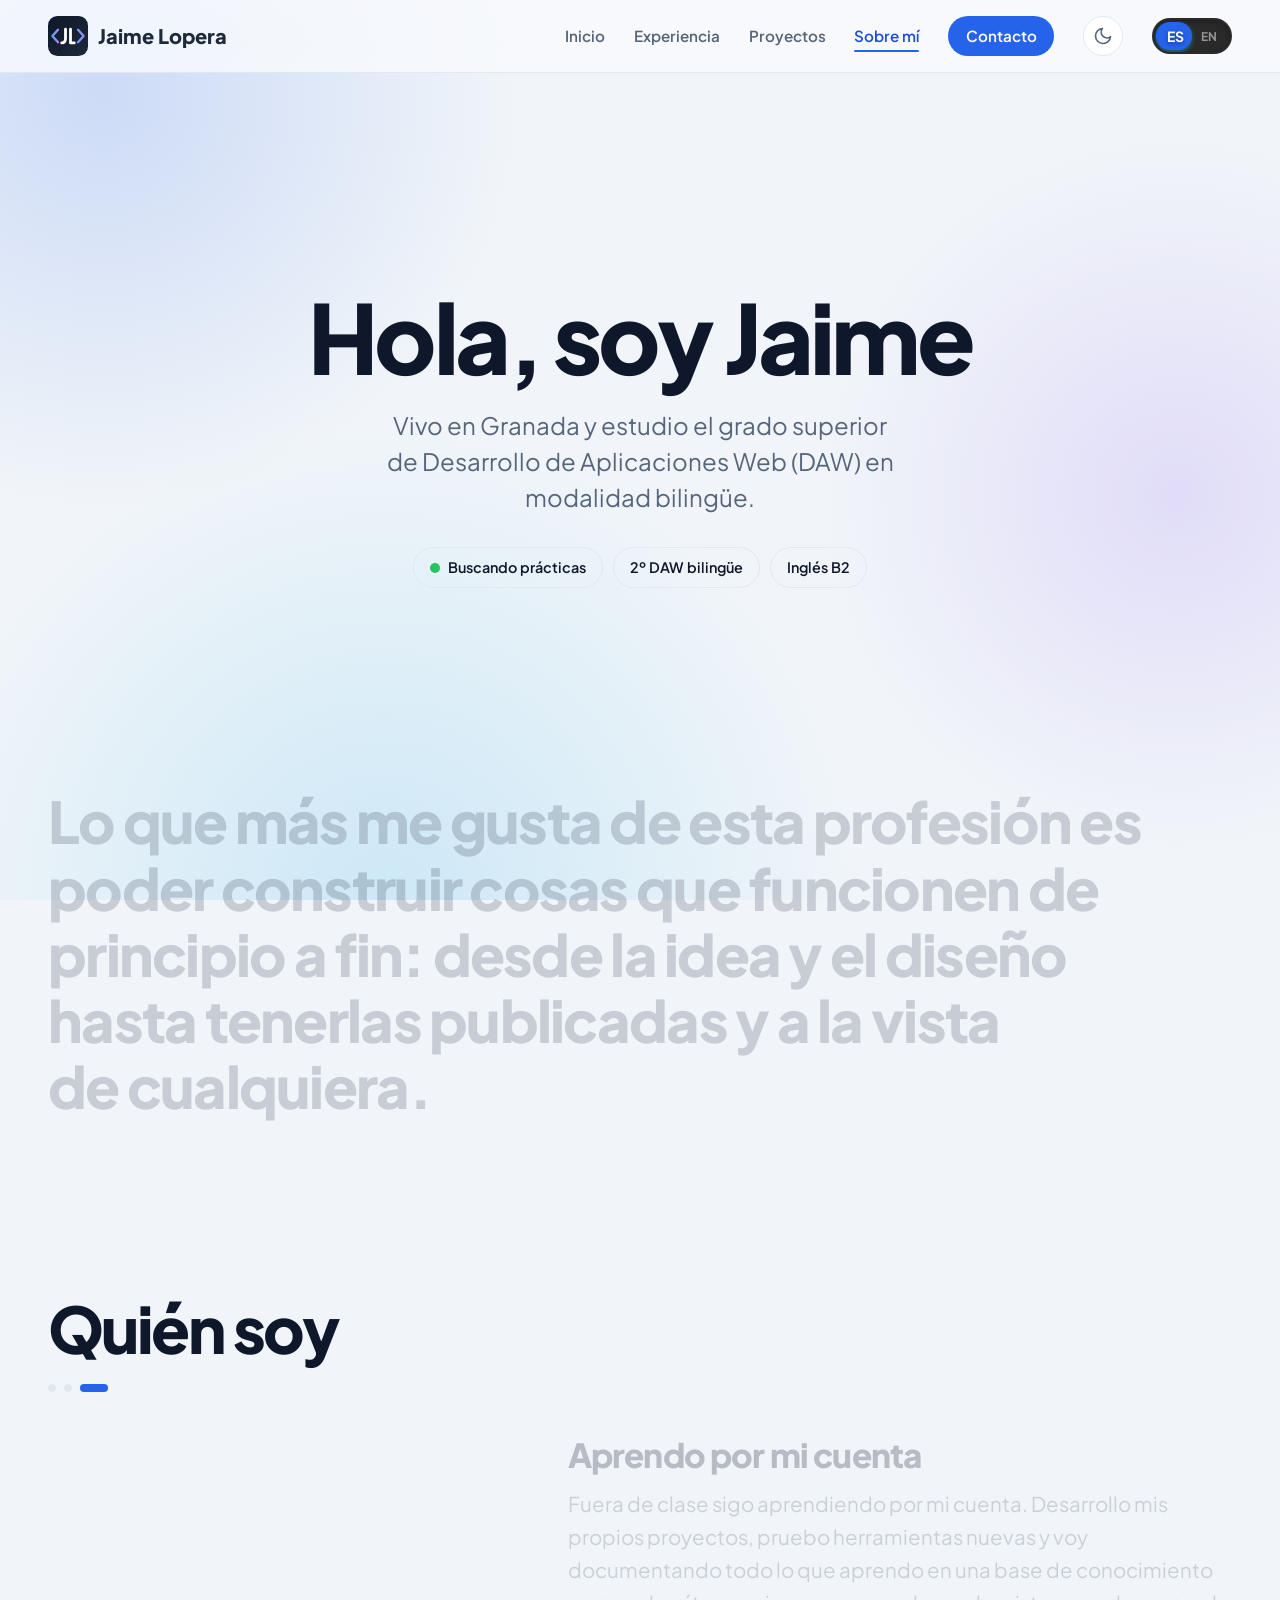
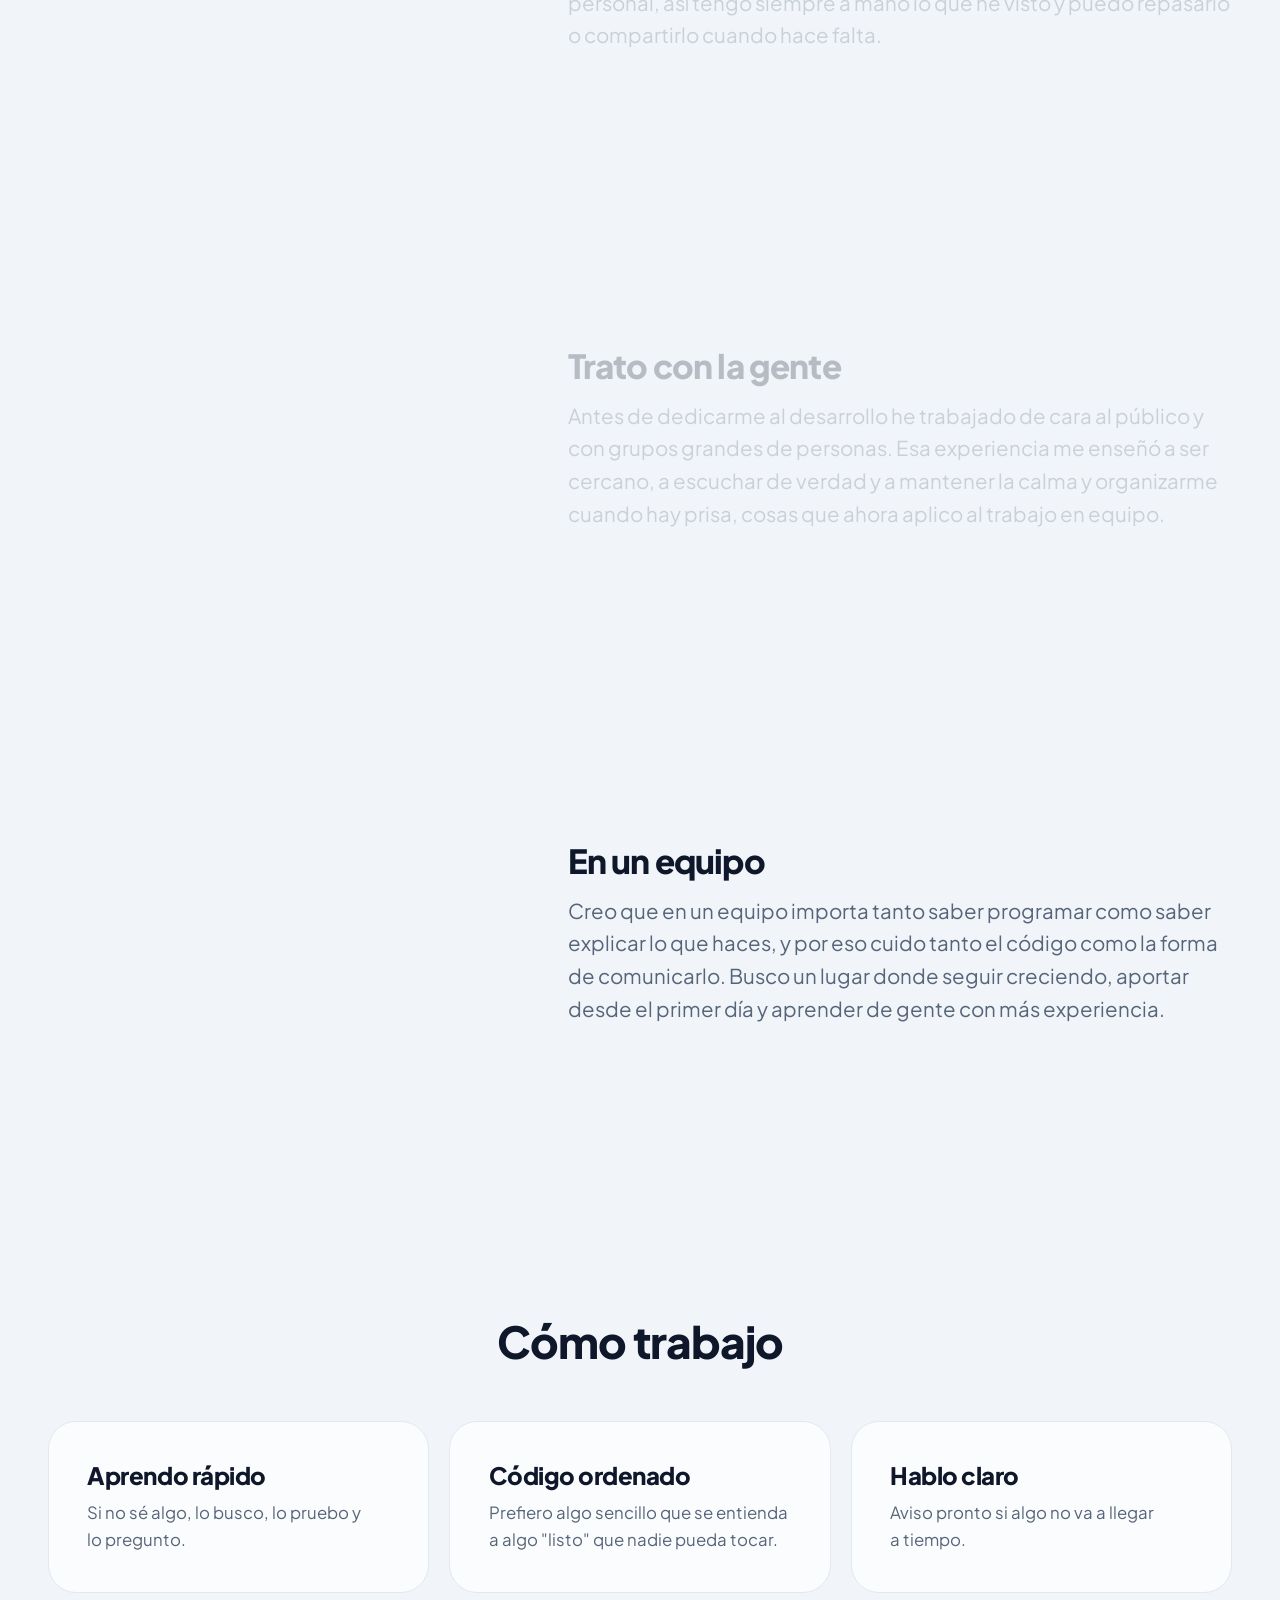
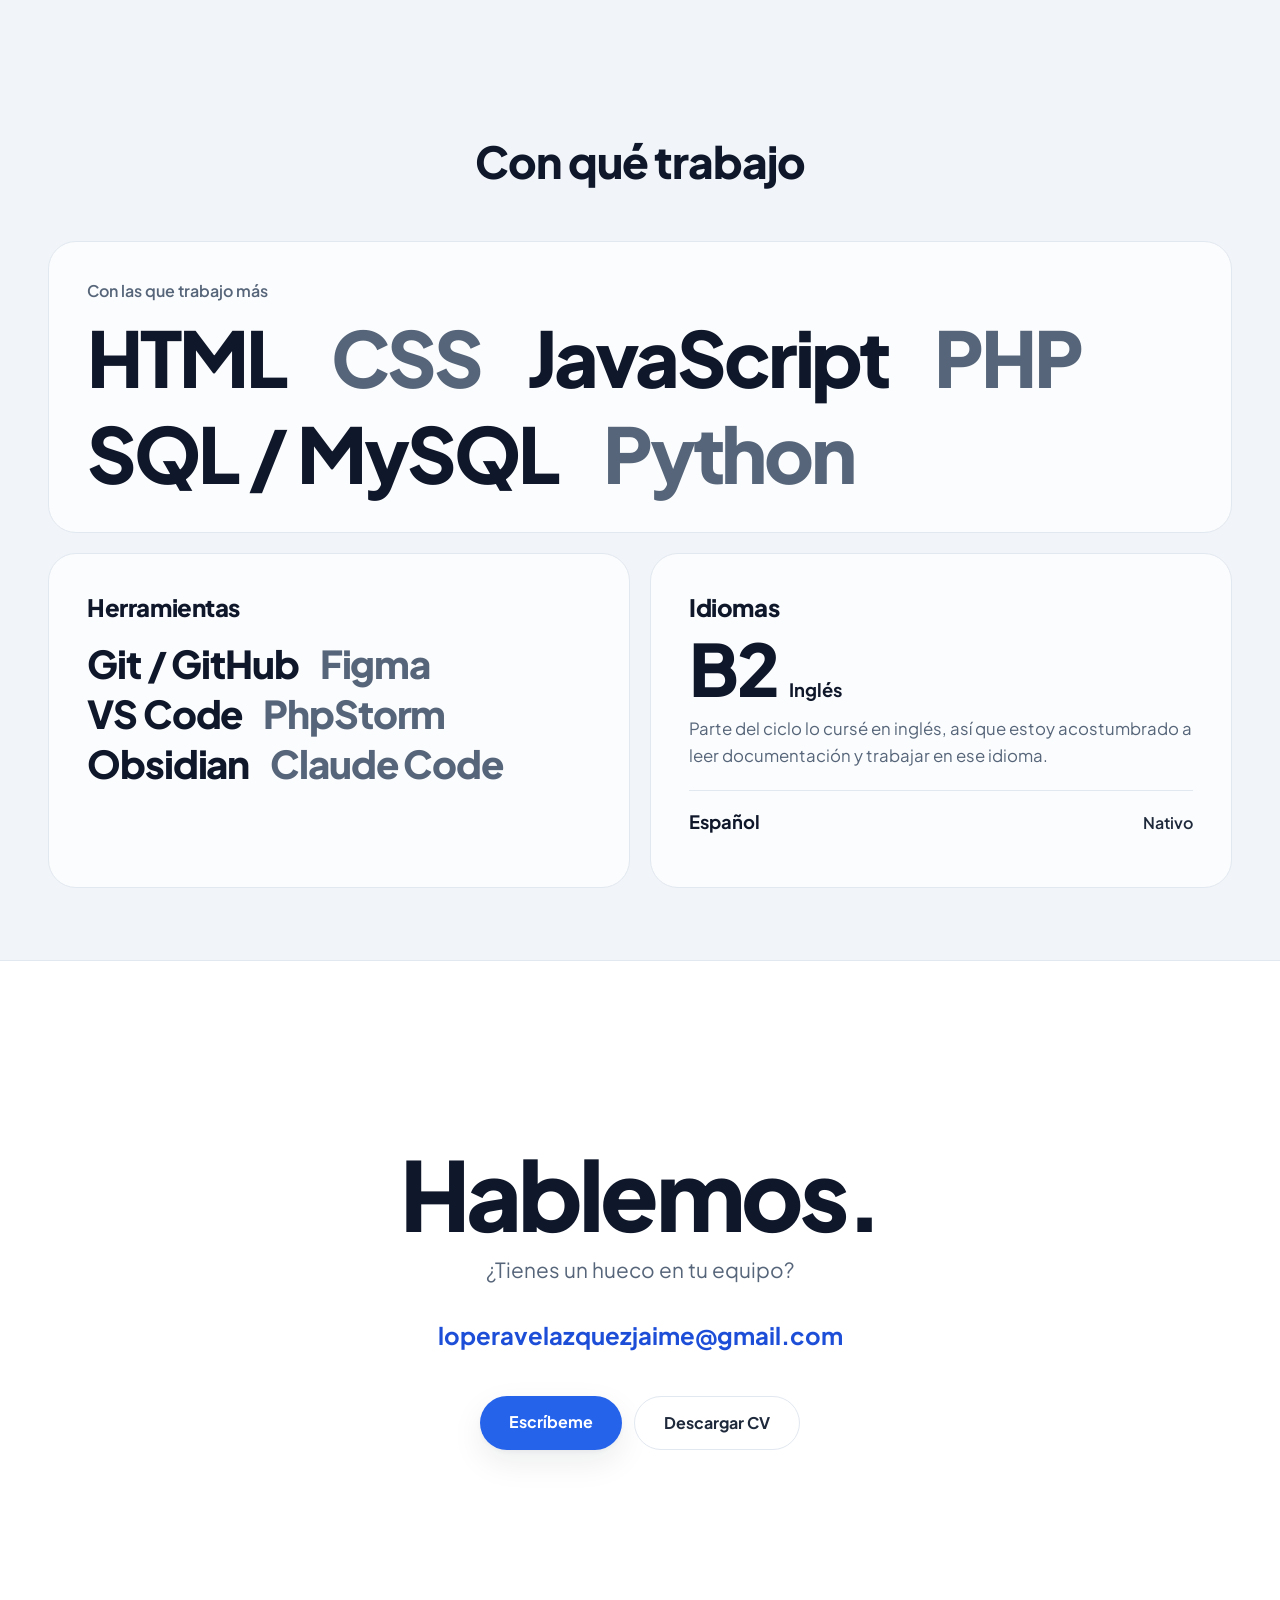
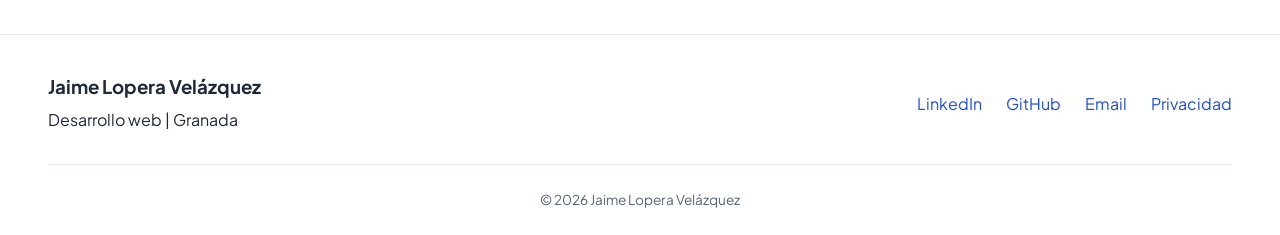
<file: sobre-mi.html>
<!DOCTYPE html>
<html lang="es">
<head>
    <meta charset="UTF-8">
    <meta name="viewport" content="width=device-width, initial-scale=1.0">
    <meta name="theme-color" content="#f1f5f9" media="(prefers-color-scheme: light)">
    <meta name="theme-color" content="#0f0f13" media="(prefers-color-scheme: dark)">
    <meta name="description" content="Quién es Jaime Lopera, cómo trabaja y con qué tecnologías y herramientas desarrolla.">
    <link rel="canonical" href="https://jaimelopera.github.io/sobre-mi.html">
    <meta property="og:type" content="website">
    <meta property="og:locale" content="es_ES">
    <meta property="og:site_name" content="Jaime Lopera">
    <meta property="og:title" content="Sobre mí — Jaime Lopera">
    <meta property="og:description" content="Quién es Jaime Lopera, cómo trabaja y con qué tecnologías y herramientas desarrolla.">
    <meta property="og:image" content="https://jaimelopera.github.io/resources/og-image.jpg">
    <meta property="og:image:width" content="1200">
    <meta property="og:image:height" content="630">
    <meta property="og:url" content="https://jaimelopera.github.io/sobre-mi.html">
    <meta name="twitter:card" content="summary_large_image">
    <title>Sobre mí — Jaime Lopera</title>
    <link rel="preload" href="resources/fonts/plus-jakarta-sans-latin-wght-normal.woff2" as="font" type="font/woff2" crossorigin>
    <link rel="stylesheet" href="css/style.css?v=20261111j">
    <script src="js/theme.js?v=20261111j"></script>
    <link rel="icon" href="data:image/svg+xml,%3Csvg xmlns='http://www.w3.org/2000/svg' viewBox='0 0 128 128'%3E%3Crect width='128' height='128' rx='30' fill='%230f172a'/%3E%3Cg fill='none' stroke='%2360a5fa' stroke-width='7' stroke-linecap='round' stroke-linejoin='round'%3E%3Cpath d='M32 44 14 64 32 84M96 44 114 64 96 84'/%3E%3C/g%3E%3Cg fill='none' stroke='%23fff' stroke-width='9' stroke-linecap='round' stroke-linejoin='round'%3E%3Cpath d='M56 42V72Q56 86 44 86M72 42V86H84'/%3E%3C/g%3E%3C/svg%3E">
</head>
<body>

    <header class="navbar">
        <div class="nav-container">
            <a href="index.html" class="logo">
                <svg class="logo-icon" xmlns="http://www.w3.org/2000/svg" viewBox="0 0 128 128" role="img" aria-label="Logo Jaime Lopera">
                    <defs>
                        <linearGradient id="logo-fondo" x1="0" y1="0" x2="1" y2="1">
                            <stop offset="0" stop-color="#0f172a"/>
                            <stop offset="1" stop-color="#1e293b"/>
                        </linearGradient>
                        <linearGradient id="logo-corchetes" x1="0" y1="0" x2="1" y2="0">
                            <stop offset="0" stop-color="#60a5fa"/>
                            <stop offset="1" stop-color="#a78bfa"/>
                        </linearGradient>
                    </defs>
                    <rect width="128" height="128" rx="30" fill="url(#logo-fondo)"/>
                    <g fill="none" stroke="url(#logo-corchetes)" stroke-width="7" stroke-linecap="round" stroke-linejoin="round">
                        <path d="M32 44 L14 64 L32 84"/>
                        <path d="M96 44 L114 64 L96 84"/>
                    </g>
                    <g fill="none" stroke="#fff" stroke-width="9" stroke-linecap="round" stroke-linejoin="round">
                        <path d="M56 42 V72 Q56 86 44 86"/>
                        <path d="M72 42 V86 H84"/>
                    </g>
                </svg>
                <span class="logo-text">Jaime Lopera</span>
            </a>
            <button class="menu-toggle" id="menuToggle" aria-label="Abrir menú" aria-expanded="false">
                <span></span>
                <span></span>
                <span></span>
            </button>
            <nav class="nav-links" id="navLinks">
                <a href="index.html">Inicio</a>
                <a href="experiencia.html">Experiencia</a>
                <a href="proyectos.html">Proyectos</a>
                <a href="sobre-mi.html" class="active">Sobre mí</a>
                <a href="contacto.html" class="btn-primary-sm">Contacto</a>
                <button class="theme-toggle" id="themeToggle" type="button" aria-label="Cambiar a modo oscuro">
                    <svg class="icon-moon" xmlns="http://www.w3.org/2000/svg" viewBox="0 0 24 24" width="20" height="20" fill="none" stroke="currentColor" stroke-width="2" stroke-linecap="round" stroke-linejoin="round" aria-hidden="true">
                        <path d="M21 12.8A9 9 0 1 1 11.2 3a7 7 0 0 0 9.8 9.8z" />
                    </svg>
                    <svg class="icon-sun" xmlns="http://www.w3.org/2000/svg" viewBox="0 0 24 24" width="20" height="20" fill="none" stroke="currentColor" stroke-width="2" stroke-linecap="round" stroke-linejoin="round" aria-hidden="true">
                        <circle cx="12" cy="12" r="4" />
                        <path d="M12 2v2M12 20v2M4.9 4.9l1.4 1.4M17.7 17.7l1.4 1.4M2 12h2M20 12h2M4.9 19.1l1.4-1.4M17.7 6.3l1.4-1.4" />
                    </svg>
                </button>
                <button id="lang-toggle" class="lang-toggle" aria-label="Cambiar idioma">
                    <div class="lang-slider"></div>
                    <span class="lang-label es active">ES</span>
                    <span class="lang-label en">EN</span>
                </button>
            </nav>
        </div>
    </header>

    <main class="page-content">
        <section class="sobre-hero">
            <div class="section-container sobre-hero-contenedor">
                <div class="sobre-hero-texto">
                    <h1>Hola, soy Jaime</h1>
                    <p class="sobre-hero-lead">Vivo en Granada y estudio el grado superior de Desarrollo de Aplicaciones Web (DAW) en modalidad bilingüe.</p>
                    <div class="sobre-chips">
                        <span class="sobre-chip"><span class="status-dot"></span>Buscando prácticas</span>
                        <span class="sobre-chip">2º DAW bilingüe</span>
                        <span class="sobre-chip">Inglés B2</span>
                    </div>
                </div>
            </div>
        </section>

        <section class="section-container manifiesto">
            <p class="texto-luz"><span class="texto-luz-relleno">Lo que más me gusta de esta profesión es poder construir cosas que funcionen de principio a fin: desde la idea y el diseño hasta tenerlas publicadas y a la vista de cualquiera.</span></p>
        </section>

        <section class="section-container capitulos">
            <div class="capitulos-fijo">
                <h2>Quién soy</h2>
                <div class="capitulos-puntos" aria-hidden="true"><span class="activo"></span><span></span><span></span></div>
            </div>
            <div class="capitulos-lista">
                <article class="capitulo activo">
                    <h3>Aprendo por mi cuenta</h3>
                    <p>Fuera de clase sigo aprendiendo por mi cuenta. Desarrollo mis propios proyectos, pruebo herramientas nuevas y voy documentando todo lo que aprendo en una base de conocimiento personal, así tengo siempre a mano lo que he visto y puedo repasarlo o compartirlo cuando hace falta.</p>
                </article>
                <article class="capitulo">
                    <h3>Trato con la gente</h3>
                    <p>Antes de dedicarme al desarrollo he trabajado de cara al público y con grupos grandes de personas. Esa experiencia me enseñó a ser cercano, a escuchar de verdad y a mantener la calma y organizarme cuando hay prisa, cosas que ahora aplico al trabajo en equipo.</p>
                </article>
                <article class="capitulo">
                    <h3>En un equipo</h3>
                    <p>Creo que en un equipo importa tanto saber programar como saber explicar lo que haces, y por eso cuido tanto el código como la forma de comunicarlo. Busco un lugar donde seguir creciendo, aportar desde el primer día y aprender de gente con más experiencia.</p>
                </article>
            </div>
        </section>

        <section class="section-container">
            <div class="section-title text-center">
                <h2>Cómo trabajo</h2>
            </div>
            <div class="mosaico mosaico-3">
                <div class="tesela">
                    <h3>Aprendo rápido</h3>
                    <p>Si no sé algo, lo busco, lo pruebo y lo pregunto.</p>
                </div>
                <div class="tesela">
                    <h3>Código ordenado</h3>
                    <p>Prefiero algo sencillo que se entienda a algo "listo" que nadie pueda tocar.</p>
                </div>
                <div class="tesela">
                    <h3>Hablo claro</h3>
                    <p>Aviso pronto si algo no va a llegar a tiempo.</p>
                </div>
            </div>
        </section>

        <section class="section-container">
            <div class="section-title text-center">
                <h2>Con qué trabajo</h2>
            </div>
            <div class="mosaico mosaico-stack">
                <div class="tesela tesela-ancha">
                    <h3>Con las que trabajo más</h3>
                    <ul class="palabras-grandes">
                        <li>HTML</li>
                        <li>CSS</li>
                        <li>JavaScript</li>
                        <li>PHP</li>
                        <li>SQL / MySQL</li>
                        <li>Python</li>
                    </ul>
                </div>
                <div class="tesela">
                    <h3>Herramientas</h3>
                    <ul class="palabras-medias">
                        <li>Git / GitHub</li>
                        <li>Figma</li>
                        <li>VS Code</li>
                        <li>PhpStorm</li>
                        <li>Obsidian</li>
                        <li>Claude Code</li>
                    </ul>
                </div>
                <div class="tesela tesela-idioma">
                    <h3>Idiomas</h3>
                    <div class="idioma-fila">
                        <span class="idioma-nivel">B2</span>
                        <span class="idioma-nombre">Inglés</span>
                    </div>
                    <p>Parte del ciclo lo cursé en inglés, así que estoy acostumbrado a leer documentación y trabajar en ese idioma.</p>
                    <div class="idioma-fila idioma-fila-sec">
                        <span class="idioma-nombre">Español</span>
                        <strong>Nativo</strong>
                    </div>
                </div>
            </div>
        </section>

    </main>
    <footer class="footer">
        <div class="footer-cta">
            <div class="section-container footer-cta-contenedor">
                <p class="footer-cta-titulo">Hablemos.</p>
                <p class="footer-cta-pregunta">¿Tienes un hueco en tu equipo?</p>
                <a href="mailto:loperavelazquezjaime@gmail.com" class="footer-cta-correo">loperavelazquezjaime@gmail.com</a>
                <div class="footer-cta-botones">
                    <a href="contacto.html" class="btn-primary magnetico">Escríbeme</a>
                    <a href="resources/CV_Jaime_Lopera_Velazquez.pdf" class="btn-secondary magnetico" download>Descargar CV</a>
                </div>
            </div>
        </div>
        <div class="footer-container">
            <div class="footer-brand">
                <h3>Jaime Lopera Velázquez</h3>
                <p>Desarrollo web | Granada</p>
            </div>
            <div class="footer-socials">
                <a href="https://www.linkedin.com/in/jaime-lopera-vel%C3%A1zquez/" target="_blank" rel="noopener noreferrer">LinkedIn</a>
                <a href="https://github.com/JaimeLopera" target="_blank" rel="noopener noreferrer">GitHub</a>
                <a href="contacto.html">Email</a>
                <a href="privacidad.html">Privacidad</a>
            </div>
        </div>
        <div class="footer-bottom">
            <p>&copy; 2026 Jaime Lopera Velázquez</p>
        </div>
    </footer>

    <script src="js/main.js?v=20261111j"></script>
    <script src="js/idiomas.js?v=20261111j"></script>
</body>
</html>
</file>
<file: css/style.css>
/* ==========================================================================
   Estilos Principales - Web personal de Jaime Lopera
   ========================================================================== */

@font-face {
    font-family: "Plus Jakarta Sans";
    font-style: normal;
    font-weight: 200 800;
    font-display: swap;
    src: url("../resources/fonts/plus-jakarta-sans-latin-ext-wght-normal.woff2") format("woff2");
    unicode-range: U+0100-02BA, U+02BD-02C5, U+02C7-02CC, U+02CE-02D7, U+02DD-02FF, U+0304, U+0308, U+0329, U+1D00-1DBF, U+1E00-1E9F, U+1EF2-1EFF, U+2020, U+20A0-20AB, U+20AD-20C0, U+2113, U+2C60-2C7F, U+A720-A7FF;
}

@font-face {
    font-family: "Plus Jakarta Sans";
    font-style: normal;
    font-weight: 200 800;
    font-display: swap;
    src: url("../resources/fonts/plus-jakarta-sans-latin-wght-normal.woff2") format("woff2");
    unicode-range: U+0000-00FF, U+0131, U+0152-0153, U+02BB-02BC, U+02C6, U+02DA, U+02DC, U+0304, U+0308, U+0329, U+2000-206F, U+20AC, U+2122, U+2191, U+2193, U+2212, U+2215, U+FEFF, U+FFFD;
}

:root {
    --primary: #2563eb;
    --primary-hover: #1d4ed8;
    --primary-light: #eff6ff;
    --accent: #f59e0b;
    --accent-light: #fef3c7;
    --card-bg: #ffffff;
    --text: #1e293b;
    --text-muted: #566579;
    --border: #e2e8f0;
    --primary-text: #1d4ed8;
    --radius-lg: 20px;
    --radius-md: 10px;
    --shadow-md: 0 2px 4px rgba(15, 23, 42, 0.04), 0 12px 32px rgba(15, 23, 42, 0.08);
    --shadow-lg: 0 4px 8px rgba(15, 23, 42, 0.05), 0 20px 48px rgba(37, 99, 235, 0.14);
    --transition: transform 0.25s var(--ease-out), box-shadow 0.25s ease, background-color 0.25s ease, color 0.25s ease, border-color 0.25s ease;
    --heading: #0f172a;
    --surface-alt: #f1f5f9;
    --img-a: #dbeafe;
    --img-b: #bfdbfe;
    --primary-light-hover: #dbeafe;
    --accent-text: #b45309;
    --bg: #f1f5f9;
    --nav-bg: rgba(248, 250, 252, 0.85);
    --shadow-sm: 0 1px 2px rgba(15, 23, 42, 0.04), 0 8px 24px rgba(15, 23, 42, 0.06);
    --glow-a: rgba(37, 99, 235, 0.18);
    --glow-b: rgba(139, 92, 246, 0.16);
    --glow-c: rgba(14, 165, 233, 0.16);
    --dot: rgba(37, 99, 235, 0.28);
    --grad-a: #e0e7ff;
    --grad-b: #bae6fd;
    --hero-glow: rgba(139, 92, 246, 0.2);
    --ease-out: cubic-bezier(0.23, 1, 0.32, 1);
    --ease-in-out: cubic-bezier(0.77, 0, 0.175, 1);
    --ease-drawer: cubic-bezier(0.32, 0.72, 0, 1);
    --ancho-max: 1400px;
    --margen-lateral: clamp(1.25rem, 4vw, 3rem);
}

[data-theme="dark"] {
    color-scheme: dark;

    --primary: #5558ee;
    --primary-hover: #4f52e6;
    --primary-text: #8b8ff8;
    --primary-light: rgba(99, 102, 241, 0.16);
    --primary-light-hover: rgba(99, 102, 241, 0.28);
    --accent-light: rgba(245, 158, 11, 0.15);
    --accent-text: #fbbf24;
    --bg: #0f0f13;
    --card-bg: #18181f;
    --text: #e4e4e9;
    --text-muted: #9a9aab;
    --border: #2a2a36;
    --heading: #fafafa;
    --surface-alt: #202029;
    --nav-bg: rgba(15, 15, 19, 0.9);
    --grad-a: #1d1833;
    --grad-b: #102427;
    --img-a: #2a2340;
    --img-b: #3b2f63;
    --shadow-sm: 0 1px 3px rgba(0, 0, 0, 0.4);
    --shadow-md: 0 4px 12px rgba(0, 0, 0, 0.4);
    --shadow-lg: 0 10px 25px rgba(0, 0, 0, 0.5);
    --glow-a: rgba(139, 92, 246, 0.15);
    --glow-b: rgba(99, 102, 241, 0.1);
    --dot: rgba(160, 160, 180, 0.14);
    --glow-c: rgba(244, 114, 182, 0.06);
    --hero-glow: transparent;
}

* {
    box-sizing: border-box;
    margin: 0;
    padding: 0;
}

html {
    scroll-behavior: smooth;
}

body {
    font-family: 'Plus Jakarta Sans', system-ui, -apple-system, sans-serif;
    background-color: var(--bg);
    color: var(--text);
    line-height: 1.6;
    display: flex;
    flex-direction: column;
    min-height: 100vh;
    animation: pageIn 0.25s ease-out;
    background-image:
        radial-gradient(700px circle at 8% 10%, var(--glow-a), transparent 60%),
        radial-gradient(600px circle at 92% 55%, var(--glow-b), transparent 60%),
        radial-gradient(800px circle at 30% 100%, var(--glow-c), transparent 60%);
    background-attachment: fixed;
    font-weight: 400;
    -webkit-font-smoothing: antialiased;
    -moz-osx-font-smoothing: grayscale;
}

strong,
b {
    font-weight: 600;
}

a {
    color: var(--primary-text);
    text-decoration: none;
    transition: var(--transition);
}

a:hover {
    color: var(--primary-hover);
}

button,
input,
textarea {
    font: inherit;
}

h1, h2, h3 {
    line-height: 1.25;
    text-wrap: balance;
}

h1 {
    letter-spacing: -0.02em;
}

p {
    text-wrap: pretty;
}

a,
button {
    -webkit-tap-highlight-color: transparent;
    touch-action: manipulation;
}

h2, h3 {
    margin-bottom: 0.5rem;
}

.text-center {
    text-align: center;
}

.about-text p {
    word-spacing: 0.08em;
    line-height: 1.7;
    max-width: 70ch;
    color: var(--text-muted);
}

.about-text p + p {
    margin-top: 0.8rem;
}

:focus-visible {
    outline: 2px solid var(--primary);
    outline-offset: 3px;
}

/* ==========================================================================
   KEYFRAMES
   ========================================================================== */

@keyframes pageIn {
    from { opacity: 0; }
    to { opacity: 1; }
}

@keyframes fadeUp {
    from { opacity: 0; transform: translateY(24px); filter: blur(6px); }
    to { opacity: 1; transform: translateY(0); filter: blur(0); }
}

@keyframes popIn {
    from { opacity: 0; transform: scale(0.95) translateY(8px); }
    to { opacity: 1; transform: none; }
}

@keyframes menuIn {
    from { opacity: 0; transform: translateY(-8px); }
    to { opacity: 1; transform: none; }
}

/* ==========================================================================
   LAYOUT
   ========================================================================== */

.section-container {
    padding-top: 4.5rem;
    padding-bottom: 4.5rem;
}

.page-content {
    flex: 1;
}

.page-header {
    background: linear-gradient(135deg, var(--grad-a) 0%, var(--grad-b) 100%);
    padding: 5rem 1.5rem 4rem;
    text-align: center;
    border-bottom: 1px solid var(--border);
}

.page-header h1 {
    font-size: clamp(2.2rem, 5.5vw, 3.4rem);
    font-weight: 800;
    color: var(--heading);
    margin-bottom: 0.8rem;
    animation: fadeUp 0.5s var(--ease-out) backwards;
    letter-spacing: -0.03em;
}

.page-header p {
    font-size: 1.15rem;
    color: var(--text-muted);
    max-width: 650px;
    margin: 0 auto;
    animation: fadeUp 0.5s var(--ease-out) 0.08s backwards;
}

.section-title {
    margin-bottom: 3.5rem;
}

.section-title h2 {
    font-size: clamp(1.9rem, 4vw, 2.75rem);
    font-weight: 800;
    line-height: 1.1;
    letter-spacing: -0.025em;
    color: var(--heading);
}

.section-title p {
    font-size: 1.15rem;
    color: var(--text-muted);
    margin-top: 8px;
}

.section-container,
.nav-container,
.hero-container,
.footer-container {
    max-width: var(--ancho-max);
    width: 100%;
    margin-left: auto;
    margin-right: auto;
    padding-left: var(--margen-lateral);
    padding-right: var(--margen-lateral);
}

.footer-bottom {
    width: min(calc(100% - 2 * var(--margen-lateral)), calc(var(--ancho-max) - 2 * var(--margen-lateral)));
    margin-left: auto;
    margin-right: auto;
}

/* --- Aparecer al hacer scroll --- */
.reveal {
    opacity: 0;
}

.reveal.visible {
    opacity: 1;
    animation: fadeUp 0.6s var(--ease-drawer) backwards;
    animation-delay: var(--delay, 0s);
}

/* ==========================================================================
   NAVBAR
   ========================================================================== */

.navbar {
    background-color: var(--nav-bg);
    backdrop-filter: saturate(180%) blur(20px);
    border-bottom: 1px solid var(--border);
    position: sticky;
    top: 0;
    z-index: 100;
    transition: box-shadow 0.3s ease;
    -webkit-backdrop-filter: saturate(180%) blur(20px);
    view-transition-name: navbar;
}

.navbar.scrolled {
    box-shadow: var(--shadow-md);
}

.nav-container {
    padding-top: 1rem;
    padding-bottom: 1rem;
    display: flex;
    align-items: center;
    justify-content: space-between;
}

.logo {
    font-size: 1.25rem;
    font-weight: 800;
    color: var(--text);
    display: flex;
    align-items: center;
    gap: 0.6rem;
}

.logo-icon {
    width: 40px;
    height: 40px;
    display: block;
    flex-shrink: 0;
}

[data-theme="dark"] .logo-icon {
    border-radius: 23%;
    box-shadow: 0 0 0 1px rgba(148, 163, 184, 0.3);
}

.nav-links {
    position: relative;
    display: flex;
    align-items: center;
    gap: 1.8rem;
}

.nav-links a {
    color: var(--text-muted);
    font-weight: 600;
    font-size: 0.95rem;
}

.nav-links a:hover,
.nav-links a.active {
    color: var(--primary-text);
}

.menu-toggle {
    display: none;
    background: none;
    border: none;
    cursor: pointer;
    flex-direction: column;
    gap: 5px;
}

.theme-toggle {
    display: inline-flex;
    align-items: center;
    justify-content: center;
    width: 40px;
    height: 40px;
    border-radius: 50%;
    border: 1px solid var(--border);
    background: var(--card-bg);
    color: var(--text-muted);
    cursor: pointer;
    transition: transform 0.16s var(--ease-out), color 0.25s ease, background-color 0.25s ease, border-color 0.25s ease;
}

@media (hover: hover) and (pointer: fine) {
    .theme-toggle:hover {
        color: var(--primary-text);
    }
}

/* Contenedor principal del botón */
.lang-toggle {
  position: relative;
  display: flex;
  align-items: center;
  justify-content: space-between;
  width: 80px;
  height: 36px;
  background-color: #2a2a2a;
  border-radius: 30px;
  border: 2px solid transparent;
  cursor: pointer;
  padding: 0 5px;
  box-shadow: inset 0 2px 6px rgba(0,0,0,0.3);
  transition: transform 0.16s var(--ease-out), background-color 0.3s ease;
  overflow: hidden;
}

/* El fondo deslizante que marca el idioma activo */
.lang-slider {
  position: absolute;
  top: 2px;
  left: 2px;
  width: 36px;
  height: 28px;
  background-color: var(--primary); /* Color de acento para destacar */
  border-radius: 20px;
  transition: transform 0.3s var(--ease-out), background-color 0.3s ease;
  box-shadow: 0 2px 5px rgba(0,229,255,0.4);
}

/* Textos de los idiomas */
.lang-label {
  position: relative;
  z-index: 1;
  font-size: 14px;
  font-weight: bold;
  width: 50%;
  text-align: center;
  user-select: none;
  transition: color 0.2s ease, transform 0.2s var(--ease-out);
  
  /* ESTADO INACTIVO: Blanco semitransparente y un poco más pequeño */
  color: rgba(255, 255, 255, 0.5); 
  transform: scale(0.85);
}

/* ESTADO ACTIVO: Blanco puro, tamaño normal y con sombrita para destacar */
.lang-label.active {
  color: #ffffff;
  transform: scale(1);
  text-shadow: 0px 2px 4px rgba(0, 0, 0, 0.4); /* Le da volumen sobre el azul */
}

/* Eliminamos tus clases .is-en antiguas de color para que no pisen esto */
.lang-toggle.is-en .lang-label.es { color: rgba(255, 255, 255, 0.5); transform: scale(0.85); }
.lang-toggle.is-en .lang-label.en { color: #ffffff; transform: scale(1); text-shadow: 0px 2px 4px rgba(0, 0, 0, 0.4); }

/* Clase dinámica que aplicaremos con JS para el estado en inglés */
.lang-toggle.is-en .lang-slider {
  transform: translateX(35px);
  background-color: var(--primary-hover); /* Cambia de color al pasar a EN para más dinamismo */
}

.theme-toggle .icon-sun {
    display: none;
}

[data-theme="dark"] .theme-toggle .icon-sun {
    display: block;
}

[data-theme="dark"] .theme-toggle .icon-moon {
    display: none;
}

.menu-toggle span {
    width: 25px;
    height: 3px;
    background-color: var(--text);
    border-radius: 2px;
    transition: transform 0.3s ease, opacity 0.3s ease;
}

.menu-toggle.open span:nth-child(1) {
    transform: translateY(8px) rotate(45deg);
}

.menu-toggle.open span:nth-child(2) {
    opacity: 0;
}

.menu-toggle.open span:nth-child(3) {
    transform: translateY(-8px) rotate(-45deg);
}

/* ==========================================================================
   HERO
   ========================================================================== */

.hero {
    position: relative;
    padding: 6rem 0;
    border-bottom: 1px solid var(--border);
    background:
        radial-gradient(circle at 92% 0%, var(--grad-b) 0%, transparent 55%),
        radial-gradient(circle at 4% 100%, var(--hero-glow) 0%, transparent 50%),
        var(--bg);
}

.hero::before {
    content: "";
    position: absolute;
    inset: 0;
    background-image: radial-gradient(var(--dot) 1.2px, transparent 1.2px);
    background-size: 22px 22px;
    -webkit-mask-image: radial-gradient(ellipse at center, #000 30%, transparent 75%);
    mask-image: radial-gradient(ellipse at center, #000 30%, transparent 75%);
    pointer-events: none;
}

.hero-container {
    position: relative;
    display: flex;
    align-items: center;
    gap: 3.5rem;
}

.hero-avatar-wrapper {
  position: relative;
  width: clamp(260px, 28vw, 340px);
  aspect-ratio: 3 / 4;
  flex-shrink: 0;
}

.hero-avatar {
  display: block;
  width: 100%;
  height: 100%;
  object-fit: cover;
  object-position: center top;
  border-radius: 32px;
  box-shadow: 0 12px 30px rgba(0, 0, 0, 0.12);
}

[data-theme="dark"] .hero-avatar {
    box-shadow: 0 0 0 1px var(--border), 0 12px 30px rgba(0, 0, 0, 0.5);
}

.status-badge {
  position: absolute;
  right: -16px;
  bottom: 24px;
  display: inline-flex;
  align-items: center;
  gap: 6px;
  padding: 8px 14px;
  background: var(--card-bg);
  border-radius: 999px;
  box-shadow: 0 6px 18px rgba(0, 0, 0, 0.12);
  font-size: 14px;
  font-weight: 500;
  white-space: nowrap;
}

.status-dot {
  width: 10px;
  height: 10px;
  border-radius: 50%;
  background: #22c55e;
  flex-shrink: 0;
  animation: resplandor 3s ease-out infinite;
}

@keyframes resplandor {
  0% {
    box-shadow: 0 0 0 0 rgba(34, 197, 94, 0.7), 0 0 4px rgba(34, 197, 94, 0.8);
  }
  25% {
    box-shadow: 0 0 0 8px rgba(34, 197, 94, 0), 0 0 10px rgba(34, 197, 94, 0.9);
  }
  40%, 100% {
    box-shadow: 0 0 0 0 rgba(34, 197, 94, 0), 0 0 4px rgba(34, 197, 94, 0.8);
  }
}

.hero-content {
    flex: 1;
}

.hero-content h1 {
    font-size: clamp(2.4rem, 6vw, 4rem);
    font-weight: 800;
    line-height: 1.05;
    margin-bottom: 1.25rem;
    color: var(--heading);
    animation: fadeUp 0.5s var(--ease-out) 0.1s backwards;
    letter-spacing: -0.03em;
}

.hero-content p {
    font-size: 1.2rem;
    color: var(--text-muted);
    margin-bottom: 2rem;
    animation: fadeUp 0.5s var(--ease-out) 0.15s backwards;
    max-width: 58ch;
}

.hero-buttons {
    display: flex;
    gap: 1rem;
    margin-bottom: 2.5rem;
    animation: fadeUp 0.5s var(--ease-out) 0.2s backwards;
}

/* --- Stats --- */
.hero-stats {
    display: flex;
    gap: 0;
    border-top: 1px solid var(--border);
    padding-top: 1.25rem;
    animation: fadeUp 0.5s var(--ease-out) 0.25s backwards;
}

.stat-number {
    display: block;
    font-variant-numeric: tabular-nums;
    font-size: 1rem;
    font-weight: 700;
    color: var(--heading);
}

.stat-label {
    font-size: 0.85rem;
    color: var(--text-muted);
}

.feature-icon {
    color: var(--primary-text);
}

/* ==========================================================================
   BOTONES
   ========================================================================== */

.btn-primary,
.btn-primary-sm,
.btn-secondary,
.btn-secondary-sm,
.btn-full,
.filter-btn {
    transition: transform 0.16s var(--ease-out), box-shadow 0.25s ease, background-color 0.25s ease, color 0.25s ease;
}

.btn-primary {
    background-color: var(--primary);
    color: white !important;
    padding: 0.85rem 1.8rem;
    border-radius: 980px;
    font-weight: 700;
    box-shadow: var(--shadow-md);
    display: inline-block;
}

@media (hover: hover) and (pointer: fine) {
    .btn-primary:hover {
        background-color: var(--primary-hover);
        box-shadow: var(--shadow-lg);
    }
}

.btn-primary-sm {
    background-color: var(--primary);
    color: white !important;
    padding: 0.5rem 1.1rem;
    border-radius: 980px;
    font-weight: 600;
}

@media (hover: hover) and (pointer: fine) {
    .btn-primary-sm:hover {
        background-color: var(--primary-hover);
    }
}

.btn-secondary {
    background-color: var(--card-bg);
    color: var(--text) !important;
    border: 1px solid var(--border);
    padding: 0.85rem 1.8rem;
    border-radius: 980px;
    font-weight: 700;
    display: inline-block;
}

@media (hover: hover) and (pointer: fine) {
    .btn-secondary:hover {
        background-color: var(--primary-light-hover);
        box-shadow: var(--shadow-md);
    }
}

.btn-secondary-sm {
    display: inline-block;
    padding: 0.5rem 1rem;
    background-color: var(--primary-light);
    color: var(--primary-text) !important;
    border-radius: 980px;
    font-weight: 600;
    font-size: 0.85rem;
}

@media (hover: hover) and (pointer: fine) {
    .btn-secondary-sm:hover {
        background-color: var(--primary-light-hover);
        box-shadow: var(--shadow-md);
    }
}

@media (hover: hover) and (pointer: fine) {
    .btn-primary:hover,
    .btn-primary-sm:hover,
    .btn-secondary:hover,
    .btn-secondary-sm:hover,
    .filter-btn:hover {
        transform: translateY(-2px);
    }
}

.btn-full {
    width: 100%;
    text-align: center;
    border: none;
    cursor: pointer;
}

.btn-copiar {
    border: none;
    cursor: pointer;
    font-family: inherit;
}

/* ==========================================================================
   GRIDS Y TARJETAS
   ========================================================================== */

.grid-2 {
    display: grid;
    grid-template-columns: repeat(2, 1fr);
    gap: 1.5rem;
}

.grid-3 {
    display: grid;
    grid-template-columns: repeat(auto-fit, minmax(280px, 360px));
    justify-content: center;
    gap: 1.8rem;
}

.feature-card,
.info-card,
.cert-card,
.project-card {
    background: var(--card-bg);
    border: 1px solid var(--border);
    border-radius: var(--radius-lg);
    padding: 2rem;
    box-shadow: var(--shadow-sm);
    transition: var(--transition);
}

@media (hover: hover) and (pointer: fine) {
    .feature-card:hover,
    .project-card:hover {
        box-shadow: var(--shadow-md);
    }
}

@media (hover: hover) and (pointer: fine) {
    .feature-card:hover,
    .project-card:hover {
        transform: translateY(-2px);
    }
}

.card-header {
    display: flex;
    justify-content: space-between;
    align-items: flex-start;
    gap: 1rem;
    margin-bottom: 0.6rem;
}

.cert-card {
    display: flex;
    gap: 1rem;
    align-items: flex-start;
}

.cert-icon {
    flex-shrink: 0;
    color: var(--primary-text);
    line-height: 0;
}

.cert-icon svg {
    display: block;
}

.project-body h2 {
    font-size: 1.2rem;
    margin-bottom: 0.5rem;
}

.feature-icon {
    font-size: 2.2rem;
    margin-bottom: 1rem;
    transform-origin: left center;
    transition: transform 0.3s ease;
}

.feature-card h3 {
    font-size: 1.2rem;
    margin-bottom: 0.6rem;
}

.feature-card p {
    color: var(--text-muted);
    font-size: 0.95rem;
    margin-bottom: 1.2rem;
}

.link-arrow {
    display: inline-block;
    font-weight: 700;
    font-size: 0.9rem;
    transition: transform 0.25s ease;
}

@media (hover: hover) and (pointer: fine) {
    .link-arrow:hover {
        transform: translateX(4px);
    }
}

/* ==========================================================================
   TIMELINE
   ========================================================================== */

.timeline-title {
    font-size: 1.6rem;
    margin-bottom: 2rem;
}

.timeline {
    position: relative;
    padding-left: 1.5rem;
    border-left: 2px solid var(--border);
}

.timeline-item {
    position: relative;
    margin-bottom: 2rem;
}

.timeline-dot {
    position: absolute;
    left: -2.1rem;
    top: 0.4rem;
    width: 14px;
    height: 14px;
    border-radius: 50%;
    background-color: var(--primary);
    border: 3px solid var(--bg);
}

.timeline-card {
    background: var(--card-bg);
    border: 1px solid var(--border);
    border-radius: var(--radius-md);
    padding: 1.5rem;
    transition: transform 0.25s ease, box-shadow 0.25s ease;
}

.badge {
    background-color: var(--surface-alt);
    color: var(--text-muted);
    padding: 0.2rem 0.6rem;
    border-radius: 6px;
    font-size: 0.8rem;
    font-weight: 700;
}

.badge-accent {
    background-color: var(--primary-light);
    color: var(--primary-text);
}

.location {
    color: var(--text-muted);
    font-size: 0.85rem;
    margin-bottom: 0.8rem;
}

/* ==========================================================================
   PROYECTOS
   ========================================================================== */

.filter-buttons {
    display: flex;
    justify-content: center;
    gap: 0.8rem;
    margin-bottom: 2.5rem;
    flex-wrap: wrap;
}

.filter-btn {
    background: var(--card-bg);
    border: 1px solid var(--border);
    padding: 0.5rem 1.2rem;
    border-radius: 20px;
    font-weight: 600;
    cursor: pointer;
}

.filter-btn.active,
@media (hover: hover) and (pointer: fine) {
    .filter-btn:hover {
        background-color: var(--primary);
        color: white;
        border-color: var(--primary);
    }
}

.project-img img {
    width: 100%;
    height: 100%;
    object-fit: cover;
    object-position: top;
    display: block;
    transition: transform 0.3s var(--ease-out);
}

@media (hover: hover) and (pointer: fine) {
    .project-card:hover .project-img img {
        transform: scale(1.03);
    }
}

.tags {
    display: flex;
    gap: 0.4rem;
    margin-bottom: 0.8rem;
    flex-wrap: wrap;
}

.tag {
    background-color: var(--surface-alt);
    color: var(--text-muted);
    font-size: 0.75rem;
    padding: 0.2rem 0.5rem;
    border-radius: 4px;
    font-weight: 600;
    transition: transform 0.2s ease, box-shadow 0.2s ease;
}

.project-type {
    display: inline-flex;
    align-items: center;
    gap: 0.4rem;
    font-size: 0.75rem;
    font-weight: 700;
    letter-spacing: 0.04em;
    text-transform: uppercase;
    padding: 0.25rem 0.7rem;
    border-radius: 999px;
    border: 1px solid currentColor;
}

.project-type::before {
    content: "";
    width: 6px;
    height: 6px;
    border-radius: 50%;
    background: currentColor;
}

.project-img {
    aspect-ratio: 16 / 10;
    overflow: hidden;
    border-radius: 12px;
    border: 1px solid var(--border);
    box-shadow: 0 6px 18px rgba(0, 0, 0, 0.1);
    margin-bottom: 1.25rem;
}

.project-type-row {
    margin-bottom: 0.9rem;
}

.project-body p {
    margin-bottom: 1.5rem;
}

.project-links {
    display: flex;
    gap: 0.75rem;
}

.project-links .btn-secondary-sm {
    flex: 1;
    text-align: center;
}

.tipo-clase {
    color: #b45309;
    background: rgba(245, 158, 11, 0.1);
}

.tipo-propio {
    color: #15803d;
    background: rgba(34, 197, 94, 0.1);
}

[data-theme="dark"] .tipo-clase {
    color: #fbbf24;
    background: rgba(251, 191, 36, 0.12);
}

[data-theme="dark"] .tipo-propio {
    color: #4ade80;
    background: rgba(74, 222, 128, 0.12);
}

/* ==========================================================================
   SOBRE MÍ
   ========================================================================== */

.about-grid {
    display: grid;
    grid-template-columns: 2fr 1fr;
    gap: 2.5rem;
}

.about-card-box {
    background: linear-gradient(135deg, var(--grad-a) 0%, var(--accent-light) 100%);
    padding: 1.8rem;
    border-radius: var(--radius-lg);
    border: 1px solid var(--border);
}

.about-card-box h3 {
    margin-bottom: 1rem;
}

.about-card-box ul {
    list-style: none;
}

.about-card-box li {
    margin-bottom: 0.8rem;
    font-size: 0.95rem;
}

.pills-container {
    display: flex;
    flex-wrap: wrap;
    gap: 0.6rem;
    margin-top: 0.8rem;
}

.pill {
    background: var(--card-bg);
    border: 1px solid var(--border);
    padding: 0.4rem 0.9rem;
    border-radius: 20px;
    font-weight: 600;
    font-size: 0.85rem;
    transition: transform 0.2s ease, box-shadow 0.2s ease;
}

.pill-primary {
    background: var(--primary-light);
    color: var(--primary-text);
    border-color: rgba(37, 99, 235, 0.2);
}

.skills-block {
    margin-bottom: 1.8rem;
}

.about-layout {
    display: flex;
    align-items: flex-start;
    gap: 2.5rem;
}

.about-main {
    flex: 1 1 0;
    min-width: 0;
    display: flex;
    flex-direction: column;
    gap: 1.75rem;
}

.about-sidebar {
    flex: 0 0 340px;
    display: flex;
    flex-direction: column;
    gap: 1.5rem;
    position: sticky;
    top: 100px;
}

.sidebar-block {
    padding: 1.5rem;
    border-radius: 16px;
    background: rgba(128, 128, 128, 0.07);
    border: 1px solid rgba(128, 128, 128, 0.22);
    border-top: 3px solid #818cf8;
}

.sidebar-block h3 {
    margin-bottom: 1rem;
}

.sidebar-block .skills-block + .skills-block {
    margin-top: 1.25rem;
}

.sidebar-block .skills-block h4 {
    font-size: 0.85rem;
    font-weight: 600;
    opacity: 0.75;
    margin-bottom: 0.6rem;
}

.sidebar-lang + .sidebar-lang {
    margin-top: 1rem;
    padding-top: 1rem;
    border-top: 1px solid rgba(128, 128, 128, 0.25);
}

.sidebar-lang-head {
    display: flex;
    justify-content: space-between;
    align-items: center;
    gap: 1rem;
}

.sidebar-lang p {
    margin-top: 0.4rem;
    font-size: 0.9rem;
    opacity: 0.85;
}

/* ==========================================================================
   CONTACTO
   ========================================================================== */

.contact-grid {
    display: grid;
    grid-template-columns: 1fr 1.2fr;
    gap: 3rem;
}

.contact-card-item {
    display: flex;
    gap: 1rem;
    margin-top: 1.5rem;
    align-items: flex-start;
}

.contact-card-item .icon {
    display: inline-flex;
    color: var(--primary-text);
    font-size: 1.5rem;
    background: var(--primary-light);
    padding: 0.5rem;
    border-radius: 10px;
    transition: transform 0.3s ease;
}

.correo-acciones {
    display: flex;
    gap: 0.6rem;
    flex-wrap: wrap;
    margin-top: 0.6rem;
}

.contact-form-wrapper {
    background: var(--card-bg);
    padding: 2rem;
    border-radius: var(--radius-lg);
    border: 1px solid var(--border);
    box-shadow: var(--shadow-sm);
}

.contact-form {
    display: flex;
    flex-direction: column;
    gap: 1.2rem;
    margin-top: 1rem;
}

.form-group label {
    display: block;
    font-weight: 600;
    font-size: 0.9rem;
    margin-bottom: 0.4rem;
}

.form-group input,
.form-group textarea {
    width: 100%;
    padding: 0.75rem;
    border: 1px solid var(--border);
    border-radius: 8px;
    font-family: inherit;
    font-size: 0.95rem;
    transition: border-color 0.2s ease, box-shadow 0.2s ease;
    background: var(--card-bg);
    color: var(--text);
}

.form-group input:focus,
.form-group textarea:focus {
    outline: 2px solid var(--primary);
    border-color: transparent;
    box-shadow: 0 0 0 4px rgba(37, 99, 235, 0.12);
}

.form-check {
    display: flex;
    align-items: flex-start;
    gap: 0.6rem;
}

.form-check input {
    width: auto;
    margin-top: 0.3rem;
}

.form-check label {
    font-size: 0.85rem;
    color: var(--text-muted);
}

.form-success-msg {
    display: none;
    margin-top: 1rem;
    background: #dcfce7;
    color: #15803d;
    padding: 1rem;
    border-radius: 8px;
    font-weight: 600;
    text-align: center;
    animation: popIn 0.3s var(--ease-out);
}

.form-error-msg {
    margin-top: 1rem;
    background: #fee2e2;
    color: #b91c1c;
    padding: 1rem;
    border-radius: 8px;
    font-weight: 600;
    text-align: center;
}

.form-error-msg:not([hidden]) {
    animation: popIn 0.3s var(--ease-out);
}

/* ==========================================================================
   CTA BANNER
   ========================================================================== */

.cta-banner {
    background: linear-gradient(135deg, #1e293b, #0f172a, #1e293b);
    color: white;
    padding: 6rem 1.5rem;
    text-align: center;
}

[data-theme="dark"] .cta-banner {
    background: linear-gradient(135deg, #1d1833, #0f0f13, #102427);
}

.cta-container h2 {
    font-size: clamp(2rem, 5vw, 3rem);
    margin-bottom: 0.8rem;
    letter-spacing: -0.025em;
}

.cta-container p {
    color: #94a3b8;
    margin-bottom: 2rem;
}

/* ==========================================================================
   FOOTER
   ========================================================================== */

.footer {
    background: var(--card-bg);
    border-top: 1px solid var(--border);
    padding: 3rem 0 1.5rem;
    margin-top: auto;
}

.footer-container {
    display: flex;
    justify-content: space-between;
    align-items: center;
    margin-bottom: 2rem;
}

.footer-socials {
    display: flex;
    gap: 1.5rem;
}

.footer-socials a {
    display: inline-block;
}

.footer-bottom {
    text-align: center;
    font-size: 0.85rem;
    color: var(--text-muted);
    border-top: 1px solid var(--border);
    padding-top: 1.5rem;
}

/* ==========================================================================
   POLÍTICA DE PRIVACIDAD
   ========================================================================== */

.legal-content {
    max-width: 800px;
    margin: 0 auto;
    display: flex;
    flex-direction: column;
    gap: 1.2rem;
}

.legal-block {
    background: var(--card-bg);
    border: 1px solid var(--border);
    border-radius: var(--radius-lg);
    padding: 1.5rem 1.8rem;
    box-shadow: var(--shadow-sm);
}

.legal-block h2 {
    font-size: 1.15rem;
    margin-bottom: 0.7rem;
    color: var(--heading);
}

.legal-block p {
    color: var(--text-muted);
    font-size: 0.95rem;
    margin-bottom: 0.7rem;
}

.legal-block p:last-child {
    margin-bottom: 0;
}

.legal-block ul {
    margin: 0.5rem 0 0 1.2rem;
    color: var(--text-muted);
    font-size: 0.95rem;
}

.legal-block li {
    margin-bottom: 0.3rem;
}

.legal-highlight {
    background: var(--primary-light);
    border-color: rgba(37, 99, 235, 0.25);
}

/* ==========================================================================
   RESPONSIVE
   ========================================================================== */

@media (max-width: 868px) {
    .hero-container,
    .about-grid,
    .contact-grid {
        flex-direction: column;
        grid-template-columns: 1fr;
    }

    .grid-2,
    .grid-3 {
        grid-template-columns: 1fr;
    }

    .nav-links {
        display: none;
        position: absolute;
        top: 100%;
        left: 0;
        right: 0;
        background: var(--card-bg);
        flex-direction: column;
        padding: 1.5rem;
        border-bottom: 1px solid var(--border);
        box-shadow: var(--shadow-md);
    }

    .nav-links.active {
        display: flex;
        transform-origin: top;
        animation: menuIn 0.2s var(--ease-out);
    }

    .menu-toggle {
        display: flex;
    }

    .hero-buttons,
    .hero-stats {
        flex-wrap: wrap;
    }

    .footer-container {
        flex-direction: column;
        gap: 1.5rem;
        text-align: center;
    }

    .footer-socials {
        flex-wrap: wrap;
        justify-content: center;
    }

    .hero-avatar-wrapper {
    width: 200px;
    }

    .status-badge {
        right: auto;
        left: 50%;
        translate: -50% 0;
        bottom: -14px;
    }
}

@media (max-width: 900px) {
    .about-layout {
        flex-direction: column;
    }

    .about-sidebar {
        flex: 1 1 auto;
        width: 100%;
        position: static;
    }
}

/* ==========================================================================
   ACCESIBILIDAD: respetar "reducir movimiento" del sistema
   ========================================================================== */

/* Transición entre páginas (la barra de navegación se mantiene) */
@view-transition {
    navigation: auto;
}

@keyframes vt-salida {
    to { opacity: 0; }
}

@keyframes vt-entrada {
    from { opacity: 0; transform: translateY(10px); }
}

::view-transition-old(root) {
    animation: vt-salida 140ms var(--ease-out) both;
}

::view-transition-new(root) {
    animation: vt-entrada 320ms var(--ease-drawer) both;
}

/* Cambio de tema: revelado circular (lo anima theme.js) */
html.tema-vt::view-transition-old(root),
html.tema-vt::view-transition-new(root) {
    animation: none;
    mix-blend-mode: normal;
}

/* Indicador deslizante del menú */
.nav-indicador {
    position: absolute;
    left: 0;
    height: 2px;
    width: 0;
    border-radius: 2px;
    background: var(--primary);
    opacity: 0;
    pointer-events: none;
    transition: transform 0.25s var(--ease-in-out), width 0.25s var(--ease-in-out), opacity 0.2s ease;
}

@media (max-width: 868px) {
    .nav-indicador {
        display: none;
    }
}

/* Profundidad al hacer scroll: solo navegadores con scroll-driven animations */
@keyframes foto-scroll {
    to { transform: translateY(56px) scale(0.97); }
}

@keyframes texto-scroll {
    to { transform: translateY(-16px); opacity: 0.35; }
}

@media (prefers-reduced-transparency: reduce) {
    .navbar {
        background-color: var(--bg);
        backdrop-filter: none;
        -webkit-backdrop-filter: none;
    }
}

@supports (animation-timeline: scroll()) {
    @media (prefers-reduced-motion: no-preference) {
        .hero-avatar-wrapper {
            animation: foto-scroll linear both;
            animation-timeline: scroll(root block);
            animation-range: 0 90vh;
        }

        .hero-content {
            animation: texto-scroll linear both;
            animation-timeline: scroll(root block);
            animation-range: 0 90vh;
        }
    }
}

/* Feedback de pulsación: al final para ganar siempre al hover */
.btn-primary:active,
.btn-primary-sm:active,
.btn-secondary:active,
.btn-secondary-sm:active,
.filter-btn:active,
.theme-toggle:active,
.lang-toggle:active {
    transform: scale(0.97);
}

@media (prefers-reduced-motion: reduce) {
    html {
        scroll-behavior: auto;
    }

    @keyframes fadeUp {
        from { opacity: 0; }
        to { opacity: 1; }
    }

    @keyframes popIn {
        from { opacity: 0; }
        to { opacity: 1; }
    }

    @keyframes menuIn {
        from { opacity: 0; }
        to { opacity: 1; }
    }

    @keyframes vt-entrada {
        from { opacity: 0; }
    }

    .status-dot {
        animation: none;
    }

    .nav-indicador,
    .lang-slider {
        transition: opacity 0.2s ease, background-color 0.3s ease;
    }

    :is(a, button, .feature-card, .project-card, .project-img img):is(:hover, :active) {
        transform: none !important;
    }
}

@media (prefers-reduced-motion: no-preference) {
    html.tema-transicion,
    html.tema-transicion *,
    html.tema-transicion *::before,
    html.tema-transicion *::after {
        transition: background-color 0.3s ease, color 0.3s ease, border-color 0.3s ease, box-shadow 0.3s ease !important;
    }
}

/* ==========================================================================
   ESTILO APPLE: titular, texto que se ilumina, historia fija, cifras,
   tarjetas 3D, botones magnéticos, caso de estudio y timeline
   ========================================================================== */

/* --- Titular en dos líneas, la segunda en degradado --- */
.h1-linea {
    display: block;
}

.h1-degradado {
    color: var(--primary-text);
    padding-bottom: 0.08em;
}

/* --- Texto que se ilumina al hacer scroll ---
   El span es inline: su fondo recorre las líneas en orden de lectura, así
   que basta con crecer background-size para "pintar" el texto línea a línea.
   main.js actualiza background-size; sin JS se ve entero. */
.manifiesto {
    padding-top: clamp(4rem, 12vw, 9rem);
    padding-bottom: clamp(4rem, 12vw, 9rem);
}

.texto-luz {
    max-width: 30ch;
    margin: 0 auto;
    font-size: clamp(1.9rem, 4.6vw, 3.6rem);
    font-weight: 800;
    line-height: 1.15;
    letter-spacing: -0.03em;
    text-wrap: pretty;
}

.texto-luz-relleno {
    color: color-mix(in srgb, var(--heading) 18%, transparent);
    background-image: linear-gradient(var(--heading), var(--heading));
    background-repeat: no-repeat;
    background-size: 100% 100%;
    -webkit-background-clip: text;
    background-clip: text;
}

.js-luz .texto-luz-relleno {
    background-size: 0% 100%;
}

/* --- Historia fija (sticky storytelling) --- */
.historia {
    padding: 2rem 0 6rem;
}

.historia-contenedor {
    display: grid;
    grid-template-columns: minmax(0, 1.35fr) minmax(0, 1fr);
    gap: clamp(2rem, 5vw, 5rem);
    align-items: start;
}

.historia-visual {
    position: sticky;
    top: calc(50vh - min(19vw, 300px));
}

.dispositivo {
    border-radius: 18px;
    background: #0b1020;
    border: 1px solid rgba(255, 255, 255, 0.08);
    box-shadow: 0 30px 80px -20px rgba(15, 23, 42, 0.45), 0 0 0 1px rgba(15, 23, 42, 0.04);
    overflow: hidden;
    transform-origin: center top;
    will-change: transform;
}

.dispositivo-barra {
    display: flex;
    gap: 6px;
    padding: 10px 14px;
    background: #111827;
}

.dispositivo-barra span {
    width: 10px;
    height: 10px;
    border-radius: 50%;
    background: #374151;
}

.dispositivo-pantalla {
    position: relative;
    aspect-ratio: 16 / 10;
    background: #0b1020;
}

.captura {
    position: absolute;
    inset: 0;
    width: 100%;
    height: 100%;
    object-fit: cover;
    object-position: top;
    opacity: 0;
    transform: scale(1.03);
    filter: blur(4px);
    transition: opacity 0.5s var(--ease-out), transform 0.7s var(--ease-out), filter 0.5s var(--ease-out);
}

.captura.activa {
    opacity: 1;
    transform: none;
    filter: none;
}

.captura-movil {
    object-fit: contain;
    padding: 1.25rem 0;
}

.historia-pasos {
    display: flex;
    flex-direction: column;
}

.paso {
    min-height: 70vh;
    display: flex;
    flex-direction: column;
    justify-content: center;
    opacity: 0.3;
    transition: opacity 0.4s ease;
}

.paso.activo {
    opacity: 1;
}

.paso-num {
    font-size: 0.85rem;
    font-weight: 700;
    color: var(--primary-text);
    font-variant-numeric: tabular-nums;
    margin-bottom: 0.5rem;
}

.paso h3 {
    font-size: clamp(1.5rem, 2.6vw, 2.1rem);
    font-weight: 800;
    line-height: 1.15;
    letter-spacing: -0.02em;
    color: var(--heading);
    margin-bottom: 0.75rem;
}

.paso p {
    font-size: 1.1rem;
    color: var(--text-muted);
    max-width: 42ch;
}

.paso-captura {
    display: none;
}

@media (max-width: 868px) {
    .historia-contenedor {
        grid-template-columns: 1fr;
    }

    .historia-visual {
        display: none;
    }

    .paso {
        min-height: 0;
        opacity: 1;
        margin-bottom: 3.5rem;
    }

    .paso-captura {
        display: block;
        width: 100%;
        height: auto;
        border-radius: 14px;
        border: 1px solid var(--border);
        box-shadow: var(--shadow-md);
        margin-bottom: 1.25rem;
    }

    .paso-captura-movil {
        width: 60%;
        margin-left: auto;
        margin-right: auto;
    }
}

/* --- Cifras --- */
.cifras {
    display: grid;
    grid-template-columns: repeat(4, 1fr);
    gap: 1rem;
    margin: 4rem 0 2.5rem;
    border-top: 1px solid var(--border);
    border-bottom: 1px solid var(--border);
    padding: 2rem 0;
}

.cifra {
    display: flex;
    flex-direction: column;
    align-items: center;
    text-align: center;
}

.cifra-numero {
    font-size: clamp(2.4rem, 5vw, 3.6rem);
    font-weight: 800;
    letter-spacing: -0.04em;
    line-height: 1;
    color: var(--heading);
    font-variant-numeric: tabular-nums;
}

.cifra-texto {
    margin-top: 0.4rem;
    color: var(--text-muted);
    font-weight: 600;
}

@media (max-width: 600px) {
    .cifras {
        grid-template-columns: repeat(2, 1fr);
        row-gap: 2rem;
    }
}

/* --- Tarjetas con inclinación 3D y brillo (solo ratón) --- */
.inclinable {
    position: relative;
    transition: transform 0.25s var(--ease-out), box-shadow 0.3s ease;
}

.inclinable::after {
    content: "";
    position: absolute;
    inset: 0;
    border-radius: inherit;
    pointer-events: none;
    background: radial-gradient(420px circle at var(--brillo-x, 50%) var(--brillo-y, 50%), rgba(255, 255, 255, 0.16), transparent 45%);
    opacity: 0;
    transition: opacity 0.3s ease;
}

.inclinable.inclinando::after {
    opacity: 1;
}

@media (hover: hover) and (pointer: fine) {
    a.inclinable:hover {
        transform: translateY(-2px);
        box-shadow: var(--shadow-md);
    }
}

/* --- Botones magnéticos: usan "translate" para no pisar el scale del :active --- */
.magnetico {
    transition: translate 0.5s cubic-bezier(0.34, 1.56, 0.64, 1), transform 0.16s var(--ease-out), box-shadow 0.25s ease, background-color 0.25s ease;
}

.magnetico.atraido {
    transition: translate 0.15s var(--ease-out), transform 0.16s var(--ease-out), box-shadow 0.25s ease, background-color 0.25s ease;
}

/* --- Imágenes de proyectos: se descubren al entrar en pantalla --- */
.js-recorte .project-img {
    clip-path: inset(0 0 100% 0 round 12px);
    transition: clip-path 0.9s var(--ease-drawer);
}

.js-recorte .project-img.descubierta {
    clip-path: inset(0 0 0 0 round 12px);
}

.js-recorte .project-img img {
    scale: 1.12;
    transition: scale 1.2s var(--ease-out), transform 0.3s var(--ease-out);
}

.js-recorte .project-img.descubierta img {
    scale: 1;
}

/* --- Caso de estudio a pantalla completa (estilo App Store) --- */
.caso {
    width: min(1100px, calc(100% - 2rem));
    max-height: calc(100dvh - 2rem);
    margin: auto;
    padding: 0;
    border: 1px solid var(--border);
    border-radius: 24px;
    background: var(--card-bg);
    color: var(--text);
    box-shadow: 0 40px 120px -20px rgba(0, 0, 0, 0.5);
    overflow: auto;
    overscroll-behavior: contain;
}

.caso::backdrop {
    background: rgba(15, 23, 42, 0.45);
    backdrop-filter: blur(8px);
}

.caso[open] {
    opacity: 1;
    transform: none;
    transition: opacity 0.3s var(--ease-out), transform 0.4s var(--ease-drawer), overlay 0.3s allow-discrete, display 0.3s allow-discrete;
}

@starting-style {
    .caso[open] {
        opacity: 0;
        transform: translateY(24px) scale(0.97);
    }
}

.caso-contenido {
    position: relative;
}

.caso-cerrar {
    position: sticky;
    top: 1rem;
    float: right;
    margin: 1rem 1rem -3.5rem 0;
    z-index: 2;
    width: 40px;
    height: 40px;
    border-radius: 50%;
    border: none;
    display: grid;
    place-items: center;
    cursor: pointer;
    color: #fff;
    background: rgba(15, 23, 42, 0.55);
    backdrop-filter: blur(12px);
    transition: transform 0.16s var(--ease-out), background-color 0.2s ease;
}

@media (hover: hover) and (pointer: fine) {
    .caso-cerrar:hover {
        background: rgba(15, 23, 42, 0.75);
    }
}

.caso-cerrar:active {
    transform: scale(0.94);
}

.caso-portada {
    background: #0b1020;
    line-height: 0;
}

.caso-portada img {
    width: 100%;
    height: auto;
    aspect-ratio: 16 / 10;
    object-fit: cover;
    object-position: top;
}

.caso-cuerpo {
    padding: clamp(1.5rem, 4vw, 3rem);
}

.caso-cuerpo h2 {
    font-size: clamp(2rem, 4vw, 2.8rem);
    font-weight: 800;
    letter-spacing: -0.03em;
    color: var(--heading);
    margin: 0.75rem 0 0.75rem;
}

.caso-cuerpo h3 {
    font-size: 1.15rem;
    color: var(--heading);
    margin: 2rem 0 0.75rem;
}

.caso-intro {
    font-size: 1.2rem;
    color: var(--text-muted);
    max-width: 60ch;
}

.caso-cuerpo ul {
    padding-left: 1.1rem;
    display: flex;
    flex-direction: column;
    gap: 0.5rem;
}

.caso-cuerpo li::marker {
    color: var(--primary-text);
}

.caso-columnas {
    display: grid;
    grid-template-columns: repeat(auto-fit, minmax(300px, 1fr));
    gap: 0 2.5rem;
}

.caso-galeria {
    display: grid;
    grid-template-columns: 1fr 1fr 0.42fr;
    gap: 1rem;
    margin-top: 2.5rem;
    align-items: start;
}

.caso-galeria img {
    width: 100%;
    height: auto;
    border-radius: 12px;
    border: 1px solid var(--border);
}

/* El móvil ocupa la tercera columna a lo alto de dos filas de capturas */
.caso-galeria-movil {
    grid-column: 3;
    grid-row: 1 / span 2;
}

.caso-galeria figcaption {
    font-size: 0.85rem;
    color: var(--text-muted);
    margin-top: 0.4rem;
}

.caso-nota {
    margin-top: 2rem;
    font-size: 0.9rem;
    color: var(--text-muted);
}

@media (max-width: 700px) {
    .caso-galeria {
        grid-template-columns: 1fr;
    }

    .caso-galeria-movil {
        grid-column: auto;
        grid-row: auto;
        width: 55%;
    }
}

html.caso-abierto {
    overflow: hidden;
}

/* La miniatura se convierte en la portada (View Transitions) */
::view-transition-group(caso-imagen) {
    animation-duration: 0.5s;
    animation-timing-function: var(--ease-drawer);
}

@keyframes caso-fundido-salida {
    to { opacity: 0; }
}

@keyframes caso-fundido-entrada {
    from { opacity: 0; }
}

html.caso-vt::view-transition-old(root) {
    animation: caso-fundido-salida 0.25s ease both;
}

html.caso-vt::view-transition-new(root) {
    animation: caso-fundido-entrada 0.3s ease both;
}

/* --- Timeline que se dibuja al hacer scroll --- */
.timeline-progreso {
    position: absolute;
    left: -2px;
    top: 0;
    width: 2px;
    height: 100%;
    background: linear-gradient(var(--primary), #8b5cf6);
    transform-origin: top;
    transform: scaleY(0);
    pointer-events: none;
}

.js-timeline .timeline-dot {
    background-color: var(--border);
    transition: background-color 0.3s ease, box-shadow 0.3s ease;
}

.js-timeline .timeline-item.alcanzado .timeline-dot {
    background-color: var(--primary);
    box-shadow: 0 0 0 4px var(--primary-light);
}

/* --- Menos movimiento: todo lo de arriba queda quieto --- */
@media (prefers-reduced-motion: reduce) {
    .captura {
        transform: none;
        filter: none;
        transition: opacity 0.3s ease;
    }

    .dispositivo {
        transform: none !important;
    }

    .js-recorte .project-img,
    .js-recorte .project-img.descubierta {
        clip-path: none;
    }

    .js-recorte .project-img img {
        scale: 1;
    }

    .caso[open] {
        transition: opacity 0.2s ease;
    }

    @starting-style {
        .caso[open] {
            opacity: 0;
            transform: none;
        }
    }
}

/* --- Títulos que se descubren (todas las páginas) --- */
.js-titulos .titulo-revelar {
    clip-path: inset(0 -0.2em 100% -0.2em);
    translate: 0 0.35em;
    transition: clip-path 0.8s var(--ease-drawer), translate 0.8s var(--ease-drawer);
}

.js-titulos .titulo-revelar.revelado {
    clip-path: inset(-0.2em -0.2em -0.3em -0.2em);
    translate: 0 0;
}

/* La cabecera de cada página se aleja al hacer scroll (lo mueve main.js) */
.page-header {
    overflow: hidden;
}

.page-header h1,
.page-header p {
    will-change: translate, opacity;
}

/* Formación dentro del timeline: misma tarjeta que la experiencia */
.timeline-card.info-card {
    border-radius: var(--radius-lg);
    padding: 1.75rem;
}


.page-header + .manifiesto {
    padding-top: clamp(3rem, 9vw, 7rem);
    padding-bottom: clamp(3rem, 9vw, 7rem);
}

@media (prefers-reduced-motion: reduce) {
    .js-titulos .titulo-revelar,
    .js-titulos .titulo-revelar.revelado {
        clip-path: none;
        translate: none;
    }
}

/* ==========================================================================
   SOBRE MÍ (rediseño)
   ========================================================================== */

.sobre-hero {
    padding: clamp(3rem, 8vw, 6rem) 0 2rem;
}

.sobre-hero-contenedor {
    display: grid;
    grid-template-columns: minmax(0, 1.3fr) minmax(0, 1fr);
    gap: clamp(2rem, 6vw, 6rem);
    align-items: center;
}

.sobre-hero h1 {
    font-size: clamp(3rem, 8vw, 6rem);
    font-weight: 800;
    line-height: 0.98;
    letter-spacing: -0.04em;
    color: var(--heading);
    margin-bottom: 1.5rem;
    animation: fadeUp 0.6s var(--ease-out) 0.05s backwards;
}

.sobre-hero-lead {
    font-size: clamp(1.2rem, 2vw, 1.5rem);
    line-height: 1.5;
    color: var(--text-muted);
    max-width: 34ch;
    text-wrap: pretty;
    animation: fadeUp 0.6s var(--ease-out) 0.12s backwards;
}

.sobre-chips {
    display: flex;
    flex-wrap: wrap;
    gap: 0.6rem;
    margin-top: 2rem;
    animation: fadeUp 0.6s var(--ease-out) 0.2s backwards;
}

.sobre-chip {
    display: inline-flex;
    align-items: center;
    gap: 0.5rem;
    padding: 0.5rem 1rem;
    border-radius: 999px;
    border: 1px solid var(--border);
    background: var(--card-bg);
    font-weight: 600;
    font-size: 0.9rem;
    color: var(--heading);
}

.sobre-hero-foto {
    justify-self: end;
    width: min(100%, 380px);
    animation: fadeUp 0.7s var(--ease-drawer) 0.15s backwards;
}

.sobre-hero-foto img {
    width: 100%;
    height: auto;
    aspect-ratio: 3 / 4;
    object-fit: cover;
    border-radius: 28px;
    box-shadow: 0 30px 80px -24px rgba(15, 23, 42, 0.35);
}

/* --- Quién soy: título fijo y capítulos que se encienden --- */
.capitulos {
    display: grid;
    grid-template-columns: minmax(0, 0.8fr) minmax(0, 1.2fr);
    gap: clamp(2rem, 6vw, 6rem);
    align-items: start;
    padding-top: 2rem;
    padding-bottom: 4rem;
}

.capitulos-fijo {
    position: sticky;
    top: 40vh;
}

.capitulos-fijo h2 {
    font-size: clamp(2.4rem, 5vw, 4rem);
    font-weight: 800;
    letter-spacing: -0.04em;
    line-height: 1;
    color: var(--heading);
}

.capitulos-puntos {
    display: flex;
    gap: 8px;
    margin-top: 1.5rem;
}

.capitulos-puntos span {
    width: 8px;
    height: 8px;
    border-radius: 999px;
    background: var(--border);
    transition: width 0.4s var(--ease-out), background-color 0.3s ease;
}

.capitulos-puntos span.activo {
    width: 28px;
    background: var(--primary);
}

.capitulo {
    min-height: 55vh;
    display: flex;
    flex-direction: column;
    justify-content: center;
    opacity: 0.25;
    transition: opacity 0.5s ease;
}

.capitulo.activo {
    opacity: 1;
}

.capitulo h3 {
    font-size: clamp(1.5rem, 2.6vw, 2.2rem);
    font-weight: 800;
    letter-spacing: -0.025em;
    color: var(--heading);
    margin-bottom: 0.8rem;
}

.capitulo p {
    font-size: clamp(1.1rem, 1.6vw, 1.3rem);
    line-height: 1.6;
    color: var(--text-muted);
    max-width: 52ch;
}

/* --- Mosaico (Cómo trabajo / Con qué trabajo) --- */
.mosaico {
    display: grid;
    gap: 1.25rem;
}

.mosaico-3 {
    grid-template-columns: repeat(3, minmax(0, 1fr));
}

.mosaico-stack {
    grid-template-columns: repeat(2, minmax(0, 1fr));
}

.tesela {
    background: var(--card-bg);
    border: 1px solid var(--border);
    border-radius: 28px;
    padding: clamp(1.75rem, 3vw, 2.5rem);
    box-shadow: var(--shadow-sm);
}

.tesela h3 {
    font-size: 1.5rem;
    font-weight: 800;
    letter-spacing: -0.02em;
    color: var(--heading);
    margin-bottom: 0.6rem;
}

.tesela p {
    color: var(--text-muted);
    font-size: 1.05rem;
}

.tesela-ancha {
    grid-column: 1 / -1;
}

.tesela-oscura {
    background: #0b1020;
    border-color: rgba(255, 255, 255, 0.06);
}

.tesela-oscura h3 {
    color: #94a3b8;
    font-size: 1rem;
    font-weight: 600;
    letter-spacing: 0;
}

.palabras-grandes {
    list-style: none;
    display: flex;
    flex-wrap: wrap;
    gap: 0.2em 0.6em;
    margin-top: 1rem;
    font-size: clamp(2.2rem, 6vw, 4.8rem);
    font-weight: 800;
    letter-spacing: -0.04em;
    line-height: 1.05;
}

.palabras-grandes li {
    color: #f8fafc;
}

.palabras-grandes li:nth-child(3n+2) {
    color: #94a3b8;
}

.palabras-grandes li:nth-child(3n+1) {
    color: #8ab4fb;
}

.idioma-fila {
    display: flex;
    align-items: baseline;
    gap: 0.75rem;
    margin: 0.5rem 0 0.75rem;
}

.idioma-nivel {
    font-size: clamp(3rem, 6vw, 4.5rem);
    font-weight: 800;
    letter-spacing: -0.04em;
    line-height: 1;
    color: var(--heading);
}

.idioma-nombre {
    font-weight: 700;
    color: var(--heading);
    font-size: 1.15rem;
}

.idioma-fila-sec {
    justify-content: space-between;
    border-top: 1px solid var(--border);
    padding-top: 1rem;
    margin-top: 1.25rem;
}

.sobre-hero + .manifiesto {
    padding-top: clamp(3rem, 9vw, 7rem);
}

@media (max-width: 868px) {
    .sobre-hero-contenedor,
    .capitulos {
        grid-template-columns: 1fr;
    }

    .sobre-hero-foto {
        justify-self: start;
        width: min(70%, 300px);
        order: -1;
    }

    .capitulos-fijo {
        position: static;
    }

    .capitulos-puntos {
        display: none;
    }

    .capitulo {
        min-height: 0;
        opacity: 1;
        margin-top: 2.5rem;
    }

    .mosaico-3,
    .mosaico-stack {
        grid-template-columns: 1fr;
    }
}

@supports (animation-timeline: scroll()) {
    @media (prefers-reduced-motion: no-preference) {
        .sobre-hero-foto img {
            animation: foto-scroll linear both;
            animation-timeline: scroll(root block);
            animation-range: 0 90vh;
        }
    }
}

/* Caso de estudio del microsite */
.caso-galeria-2 {
    grid-template-columns: 1fr 1fr;
}

.caso-enlaces {
    display: flex;
    flex-wrap: wrap;
    gap: 0.75rem;
    margin-top: 1.5rem;
}

.project-links-sec {
    margin-top: 0.75rem;
}

.project-links .abrir-caso {
    flex: 1;
    border: none;
    cursor: pointer;
    font: inherit;
    font-weight: 700;
}

@media (max-width: 700px) {
    .caso-galeria-2 {
        grid-template-columns: 1fr;
    }
}

.palabras-medias {
    list-style: none;
    display: flex;
    flex-wrap: wrap;
    gap: 0.15em 0.55em;
    margin-top: 1.25rem;
    font-size: clamp(1.6rem, 3vw, 2.4rem);
    font-weight: 800;
    letter-spacing: -0.03em;
    line-height: 1.15;
    color: var(--heading);
}

.palabras-medias li:nth-child(even) {
    color: var(--text-muted);
}

/* Sobre mí: versión limpia, sin foto y con tarjetas ligeras */
.sobre-hero {
    padding: clamp(5rem, 12vw, 9rem) 0 1rem;
}

.sobre-hero-contenedor {
    display: block;
    text-align: center;
}

.sobre-hero h1 {
    font-size: clamp(3.2rem, 9vw, 6rem);
}

.sobre-hero-lead {
    margin: 0 auto;
}

.sobre-chips {
    justify-content: center;
}

.sobre-chip {
    background: transparent;
}

.tesela {
    background: color-mix(in srgb, var(--card-bg) 70%, transparent);
    box-shadow: none;
}

.tesela .tesela-num {
    font-size: clamp(2.2rem, 4vw, 3rem);
    margin-bottom: 1.25rem;
}

.tesela-ancha h3 {
    color: var(--text-muted);
    font-size: 1rem;
    font-weight: 600;
    letter-spacing: 0;
}

.tesela-ancha .palabras-grandes li {
    background: none;
    color: var(--heading);
}

.tesela-ancha .palabras-grandes li:nth-child(even) {
    color: var(--text-muted);
}

/* ==========================================================================
   PORTADA PARA RECLUTADORES: en 30 segundos, lo que aporto y proceso
   ========================================================================== */

.vistazo {
    padding-top: clamp(4rem, 9vw, 7rem);
}

.vistazo-rejilla {
    display: grid;
    grid-template-columns: repeat(4, minmax(0, 1fr));
    gap: 1.25rem;
}

.vistazo-tesela {
    display: flex;
    flex-direction: column;
    gap: 0.75rem;
    min-height: 210px;
    color: var(--text);
    text-decoration: none;
}

.vistazo-ancha {
    grid-column: span 2;
    grid-row: span 2;
    justify-content: space-between;
}

.vistazo-etiqueta {
    display: inline-flex;
    align-items: center;
    gap: 0.5rem;
    font-size: 0.8rem;
    font-weight: 700;
    letter-spacing: 0.06em;
    text-transform: uppercase;
    color: var(--text-muted);
}

.vistazo-grande {
    font-size: clamp(1.8rem, 3.4vw, 2.8rem);
    font-weight: 800;
    line-height: 1.1;
    letter-spacing: -0.03em;
    color: var(--heading);
    text-wrap: balance;
}

.vistazo-medio {
    font-size: 1.25rem;
    font-weight: 700;
    line-height: 1.3;
    letter-spacing: -0.015em;
    color: var(--heading);
    text-wrap: pretty;
}

.vistazo-pequeno {
    color: var(--text-muted);
}

.vistazo-numero {
    font-size: clamp(3.2rem, 6vw, 4.6rem);
    font-weight: 800;
    line-height: 1;
    letter-spacing: -0.04em;
    font-variant-numeric: tabular-nums;
    color: var(--primary-text);
}

.vistazo-mas,
.vistazo-dato {
    margin-top: auto;
    font-weight: 700;
    font-size: 0.95rem;
    color: var(--primary-text);
}

.vistazo-dato {
    color: var(--text-muted);
}

.vistazo-pila {
    display: flex;
    flex-wrap: wrap;
    gap: 0.5rem;
}

.vistazo-pila span {
    padding: 0.4rem 0.9rem;
    border-radius: 999px;
    border: 1px solid var(--border);
    font-weight: 600;
    font-size: 0.9rem;
    color: var(--heading);
}

.vistazo-disponible {
    background: linear-gradient(135deg, var(--primary), #7c3aed);
    border-color: transparent;
}

.vistazo-disponible .vistazo-etiqueta,
.vistazo-disponible .vistazo-medio,
.vistazo-disponible .vistazo-mas {
    color: #fff;
}

.vistazo-disponible .vistazo-etiqueta {
    opacity: 0.85;
}

.vistazo-enlace .vistazo-mas {
    transition: translate 0.25s var(--ease-out);
}

@media (hover: hover) and (pointer: fine) {
    .vistazo-enlace:hover .vistazo-mas,
    .vistazo-disponible:hover .vistazo-mas {
        translate: 4px 0;
    }
}

@media (max-width: 1000px) {
    .vistazo-rejilla {
        grid-template-columns: repeat(2, minmax(0, 1fr));
    }
}

@media (max-width: 600px) {
    .vistazo-rejilla {
        grid-template-columns: 1fr;
    }

    .vistazo-ancha {
        grid-column: auto;
        grid-row: auto;
    }

    .vistazo-tesela {
        min-height: 0;
    }
}

/* --- Lo que aporto: filas con línea fina, sin tarjetas ni iconos --- */
.aporto-rejilla {
    display: flex;
    flex-direction: column;
    border-top: 1px solid var(--border);
}

.tesela.aporto {
    display: grid;
    grid-template-columns: minmax(0, 1fr) minmax(0, 1.25fr) 11rem;
    align-items: baseline;
    gap: 0.5rem clamp(1.5rem, 5vw, 4rem);
    padding: 1.75rem 0;
    background: none;
    border: 0;
    border-bottom: 1px solid var(--border);
    border-radius: 0;
    box-shadow: none;
}

.aporto-icono {
    display: none;
}

.aporto h3 {
    font-size: clamp(1.3rem, 2.2vw, 1.75rem);
    margin-bottom: 0;
    letter-spacing: -0.02em;
}

.aporto p {
    max-width: 52ch;
    margin: 0;
}

.aporto .link-arrow {
    margin-top: 0;
    padding-top: 0;
    justify-self: end;
    white-space: nowrap;
}

@media (max-width: 800px) {
    .tesela.aporto {
        grid-template-columns: 1fr;
        gap: 0.4rem;
        padding: 1.5rem 0;
    }

    .aporto .link-arrow {
        justify-self: start;
    }
}

/* --- Proceso --- */
.proceso {
    padding-bottom: clamp(4rem, 9vw, 7rem);
}

.proceso-lista {
    position: relative;
    list-style: none;
    display: grid;
    grid-template-columns: repeat(4, minmax(0, 1fr));
    gap: 2rem;
    padding: 0;
}

.proceso-lista::before {
    content: "";
    position: absolute;
    top: 22px;
    left: 22px;
    right: 0;
    height: 2px;
    background: linear-gradient(90deg, var(--primary), #8b5cf6);
    transform-origin: left;
    transform: scaleX(0);
    transition: transform 1.4s var(--ease-drawer);
}

.proceso-lista.dibujada::before {
    transform: scaleX(1);
}

.proceso-num {
    position: relative;
    display: grid;
    place-items: center;
    width: 46px;
    height: 46px;
    border-radius: 50%;
    background: var(--bg);
    border: 2px solid var(--primary);
    color: var(--primary-text);
    font-weight: 800;
    font-size: 0.95rem;
    margin-bottom: 1.25rem;
}

.proceso-paso h3 {
    font-size: 1.4rem;
    letter-spacing: -0.02em;
    color: var(--heading);
    margin-bottom: 0.4rem;
}

.proceso-paso p {
    color: var(--text-muted);
}

@media (max-width: 800px) {
    .proceso-lista {
        grid-template-columns: 1fr;
        gap: 1.75rem;
        padding-left: 0;
    }

    .proceso-lista::before {
        top: 0;
        bottom: 0;
        left: 22px;
        right: auto;
        width: 2px;
        height: auto;
        background: linear-gradient(var(--primary), #8b5cf6);
        transform-origin: top;
        transform: scaleY(0);
    }

    .proceso-lista.dibujada::before {
        transform: scaleY(1);
    }

    .proceso-paso {
        display: grid;
        grid-template-columns: 46px 1fr;
        column-gap: 1.25rem;
    }

    .proceso-num {
        grid-row: span 2;
        margin-bottom: 0;
    }
}

@media (prefers-reduced-motion: reduce) {
    .proceso-lista::before {
        transition: none;
        transform: none !important;
    }
}

/* --- Miniatura de DevNotes hecha con HTML --- */
.notas-miniatura {
    background: #0b1020;
    display: flex;
    align-items: center;
    padding: 1.25rem 1.4rem;
}

.notas-arbol {
    width: 100%;
    display: flex;
    flex-direction: column;
    gap: 0.45rem;
    font-family: ui-monospace, "SF Mono", Menlo, Consolas, monospace;
    font-size: 0.78rem;
    color: #cbd5e1;
}

.notas-titulo {
    color: #f8fafc;
    font-weight: 700;
    margin-bottom: 0.2rem;
}

.notas-fila {
    display: grid;
    grid-template-columns: 9.5em 1fr 2em;
    align-items: center;
    gap: 0.6rem;
}

.notas-barra {
    height: 6px;
    border-radius: 999px;
    background: rgba(148, 163, 184, 0.18);
    position: relative;
    overflow: hidden;
}

.notas-barra::after {
    content: "";
    position: absolute;
    inset: 0;
    width: var(--ancho);
    border-radius: inherit;
    background: linear-gradient(90deg, #60a5fa, #a78bfa);
    transform-origin: left;
    transition: transform 1s var(--ease-drawer) 0.3s;
}

.js-recorte .notas-miniatura:not(.descubierta) .notas-barra::after {
    transform: scaleX(0);
}

.notas-cuenta {
    text-align: right;
    color: #94a3b8;
    font-variant-numeric: tabular-nums;
}

.notas-pie {
    margin-top: 0.4rem;
    padding-top: 0.6rem;
    border-top: 1px solid rgba(148, 163, 184, 0.18);
    color: #94a3b8;
    font-size: 0.9em;
}

/* --- Pie con llamada a contactar --- */
.footer-cta {
    border-bottom: 1px solid var(--border);
    margin-bottom: 2.5rem;
    padding: clamp(4rem, 10vw, 7rem) 0;
    text-align: center;
}

.footer-cta-contenedor {
    display: flex;
    flex-direction: column;
    align-items: center;
}

.footer-cta-titulo {
    font-size: clamp(3.2rem, 10vw, 6rem);
    font-weight: 800;
    line-height: 1;
    letter-spacing: -0.04em;
    color: var(--heading);
    margin: 0 0 0.75rem;
}

.footer-cta-pregunta {
    font-size: clamp(1.05rem, 2vw, 1.3rem);
    color: var(--text-muted);
    margin: 0 0 1.25rem;
}

.footer-cta-correo {
    font-size: clamp(1.05rem, 2.4vw, 1.5rem);
    font-weight: 700;
    color: var(--primary-text);
    word-break: break-all;
    background-image: linear-gradient(currentColor, currentColor);
    background-size: 0% 2px;
    background-position: left bottom;
    background-repeat: no-repeat;
    padding-bottom: 2px;
    transition: background-size 0.35s var(--ease-out);
}

@media (hover: hover) and (pointer: fine) {
    .footer-cta-correo:hover {
        background-size: 100% 2px;
    }
}

.footer-cta-botones {
    display: flex;
    flex-wrap: wrap;
    justify-content: center;
    gap: 0.75rem;
    margin-top: 2rem;
}

.footer:has(.footer-cta) {
    padding-top: 0;
}

/* Ajustes del bloque "en 30 segundos" */
.tesela .vistazo-grande {
    font-size: clamp(1.8rem, 3.4vw, 2.8rem);
    color: var(--heading);
}

.tesela .vistazo-medio {
    font-size: 1.25rem;
    color: var(--heading);
}

.tesela.vistazo-disponible {
    grid-column: 1 / -1;
    min-height: 0;
    flex-direction: row;
    flex-wrap: wrap;
    align-items: center;
    gap: 0.75rem 1.5rem;
    padding-top: 1.5rem;
    padding-bottom: 1.5rem;
}

.tesela.vistazo-disponible .vistazo-medio {
    color: #fff;
    font-size: clamp(1.2rem, 2.2vw, 1.6rem);
}

.vistazo-disponible .vistazo-mas {
    margin-top: 0;
    margin-left: auto;
}

.vistazo-disponible .status-dot {
    background: #4ade80;
}

.notas-miniatura {
    padding: 0.9rem 1.2rem;
}

.notas-arbol {
    gap: 0.3rem;
    font-size: 0.72rem;
}

.notas-fila {
    grid-template-columns: 8em 1fr 1.8em;
}

.notas-nombre {
    white-space: nowrap;
    overflow: hidden;
    text-overflow: ellipsis;
}


/* ==========================================================================
   PASADA DE PULIDO: superficies del navegador, zonas táctiles y datos del hero
   ========================================================================== */

/* Lo que el navegador dibuja por su cuenta, con la paleta de la web */
html {
    accent-color: var(--primary);
    caret-color: var(--primary-text);
    scrollbar-width: thin;
    scrollbar-color: color-mix(in srgb, var(--text-muted) 45%, transparent) transparent;
    scroll-padding-top: 5.5rem;
}

::selection {
    background: color-mix(in srgb, var(--primary) 26%, transparent);
    color: inherit;
}

/* Cifras del hero: una fila de datos con separadores finos */
.hero-stats .stat-card {
    padding-right: 1.5rem;
    margin-right: 1.5rem;
    border-right: 1px solid var(--border);
}

.hero-stats .stat-card:last-child {
    padding-right: 0;
    margin-right: 0;
    border-right: 0;
}

@media (max-width: 700px) {
    .hero-stats {
        flex-direction: column;
        gap: 0.9rem;
    }

    .hero-stats .stat-card {
        padding-right: 0;
        margin-right: 0;
        border-right: 0;
    }
}

/* Zonas táctiles de al menos 44 px */
.menu-toggle {
    align-items: center;
    justify-content: center;
    min-width: 44px;
    min-height: 44px;
}

.footer-socials a {
    display: inline-flex;
    align-items: center;
    min-height: 44px;
}

.footer-cta-correo {
    display: inline-block;
    padding-block: 0.6rem;
    background-position: left calc(100% - 0.45rem);
}

.link-arrow {
    display: inline-flex;
    align-items: center;
    min-height: 44px;
}

@media (pointer: coarse) {
    .btn-primary-sm,
    .btn-secondary-sm,
    .btn-copiar {
        min-height: 44px;
    }
}

.form-check {
    display: flex;
    align-items: flex-start;
    gap: 0.75rem;
}

.form-check input[type="checkbox"] {
    flex: none;
    width: 1.35rem;
    height: 1.35rem;
    margin-top: 0.1rem;
}


/* ==========================================================================
   PROYECTOS: cabecera con índice y una fila grande por proyecto
   ========================================================================== */

.proyectos-cabecera {
    display: grid;
    grid-template-columns: minmax(0, 1.2fr) minmax(0, 1fr);
    gap: clamp(2rem, 6vw, 6rem);
    align-items: end;
    padding-top: clamp(3.5rem, 9vw, 7rem);
    padding-bottom: clamp(1rem, 2vw, 1.5rem);
}

.proyectos-intro h1 {
    font-size: clamp(3rem, 8vw, 6rem);
    font-weight: 800;
    line-height: 0.95;
    letter-spacing: -0.04em;
    color: var(--heading);
    margin-bottom: 1.25rem;
    animation: fadeUp 0.6s var(--ease-out) backwards;
}

.proyectos-intro p {
    font-size: clamp(1.1rem, 1.6vw, 1.3rem);
    line-height: 1.55;
    color: var(--text-muted);
    max-width: 40ch;
    animation: fadeUp 0.6s var(--ease-out) 0.08s backwards;
}

.proyectos-indice {
    display: flex;
    flex-direction: column;
    border-top: 1px solid var(--border);
    animation: fadeUp 0.6s var(--ease-out) 0.16s backwards;
}

.proyectos-indice a {
    display: flex;
    align-items: baseline;
    justify-content: space-between;
    gap: 1rem;
    min-height: 44px;
    padding: 0.9rem 0;
    border-bottom: 1px solid var(--border);
    color: var(--heading);
}

.indice-nombre {
    font-weight: 700;
    font-size: 1.1rem;
    background-image: linear-gradient(currentColor, currentColor);
    background-size: 0% 1px;
    background-position: left bottom;
    background-repeat: no-repeat;
    transition: background-size 0.3s var(--ease-out);
}

.indice-dato {
    font-size: 0.9rem;
    color: var(--text-muted);
    white-space: nowrap;
}

@media (hover: hover) and (pointer: fine) {
    .proyectos-indice a:hover .indice-nombre {
        background-size: 100% 1px;
    }
}

/* Cada proyecto es una fila: captura grande a un lado, texto al otro */
.proyectos-lista {
    display: flex;
    flex-direction: column;
    padding-bottom: clamp(4rem, 9vw, 7rem);
}

.project-card.proyecto {
    display: grid;
    grid-template-columns: minmax(0, 1.45fr) minmax(0, 1fr);
    gap: clamp(2rem, 5vw, 5rem);
    align-items: center;
    padding: clamp(3rem, 7vw, 5.5rem) 0;
    background: none;
    border: 0;
    border-top: 1px solid var(--border);
    border-radius: 0;
    box-shadow: none;
    scroll-margin-top: 4rem;
}

.project-card.proyecto:hover {
    transform: none;
    box-shadow: none;
}

.proyecto-invertido .proyecto-visual {
    order: 2;
}

.proyecto-visual {
    display: block;
    cursor: zoom-in;
}

a.proyecto-visual {
    cursor: pointer;
}

.proyecto .project-img {
    margin: 0;
    aspect-ratio: 16 / 10;
    border-radius: 16px;
    box-shadow: 0 2px 6px rgba(15, 23, 42, 0.06), 0 24px 56px rgba(15, 23, 42, 0.14);
}

.proyecto .project-img img {
    transition: transform 0.5s var(--ease-out);
}

@media (hover: hover) and (pointer: fine) {
    .proyecto:hover .project-img img {
        transform: none;
    }

    .proyecto-visual:hover .project-img img {
        transform: scale(1.03);
    }
}

.proyecto-texto h2 {
    font-size: clamp(2rem, 3.6vw, 3rem);
    font-weight: 800;
    letter-spacing: -0.035em;
    line-height: 1.05;
    color: var(--heading);
    margin: 1rem 0 1rem;
}

.proyecto-resumen {
    font-size: 1.1rem;
    line-height: 1.6;
    max-width: 46ch;
    margin-bottom: 1.75rem;
}

.proyecto-datos {
    display: grid;
    gap: 0;
    margin: 0 0 2rem;
    border-top: 1px solid var(--border);
}

.proyecto-datos > div {
    display: grid;
    grid-template-columns: 7.5rem minmax(0, 1fr);
    gap: 1rem;
    padding: 0.75rem 0;
    border-bottom: 1px solid var(--border);
    font-size: 0.95rem;
}

.proyecto-datos dt {
    color: var(--text-muted);
}

.proyecto-datos dd {
    margin: 0;
    color: var(--heading);
    font-weight: 600;
}

.proyecto .project-links {
    margin: 0;
    flex-wrap: wrap;
}

.proyecto .project-links .abrir-caso {
    flex: none;
    border: none;
    cursor: pointer;
    font: inherit;
    font-weight: 700;
}

.proyecto .project-links .btn-secondary {
    flex: none;
}

/* La miniatura de DevNotes, a tamaño de fila */
.proyecto .notas-miniatura {
    padding: clamp(1.5rem, 4vw, 3rem) clamp(1.5rem, 4.5vw, 3.5rem);
}

.proyecto .notas-arbol {
    gap: clamp(0.5rem, 1.2vw, 0.9rem);
    font-size: clamp(0.8rem, 1.3vw, 1.05rem);
}

.proyecto .notas-titulo {
    font-size: 1.2em;
    margin-bottom: 0.4rem;
}

.proyecto .notas-fila {
    grid-template-columns: 8.5em 1fr 2em;
}

.proyecto .notas-barra {
    height: 8px;
}

@media (max-width: 900px) {
    .proyectos-cabecera,
    .project-card.proyecto {
        grid-template-columns: 1fr;
    }

    .proyectos-cabecera {
        gap: 2rem;
    }

    .proyecto-invertido .proyecto-visual {
        order: 0;
    }

    .project-card.proyecto {
        gap: 1.75rem;
    }
}

@media (max-width: 600px) {
    .proyecto .project-links > *,
    .proyecto .project-links .abrir-caso,
    .proyecto .project-links .btn-secondary {
        flex: 1 1 100%;
        text-align: center;
    }

    .proyecto-datos > div {
        grid-template-columns: 6.5rem minmax(0, 1fr);
    }
}

@media (prefers-reduced-motion: reduce) {
    .proyectos-intro h1,
    .proyectos-intro p,
    .proyectos-indice {
        animation: none;
    }
}

/* Cabecera de página común (Experiencia, Contacto, Privacidad, 404):
   misma voz que Proyectos, alineada a la izquierda y sin banda de color */
.page-header {
    background: none;
    border-bottom: 0;
    text-align: left;
    width: 100%;
    max-width: var(--ancho-max);
    margin: 0 auto;
    padding: clamp(3.5rem, 9vw, 7rem) var(--margen-lateral) clamp(0.5rem, 2vw, 1.5rem);
}

.page-header h1 {
    font-size: clamp(3rem, 8vw, 6rem);
    line-height: 0.95;
    letter-spacing: -0.04em;
    margin-bottom: 1.25rem;
}

.page-header p {
    margin: 0;
    max-width: 44ch;
    font-size: clamp(1.1rem, 1.6vw, 1.3rem);
    line-height: 1.55;
}

/* Primera capa de información bajo el formulario de contacto */
.form-aviso {
    margin-top: 1rem;
    font-size: 0.8rem;
    line-height: 1.5;
    color: var(--text-muted);
}

.legal-block ul {
    margin: 0.5rem 0 1rem 1.25rem;
    display: flex;
    flex-direction: column;
    gap: 0.35rem;
}
</file>
